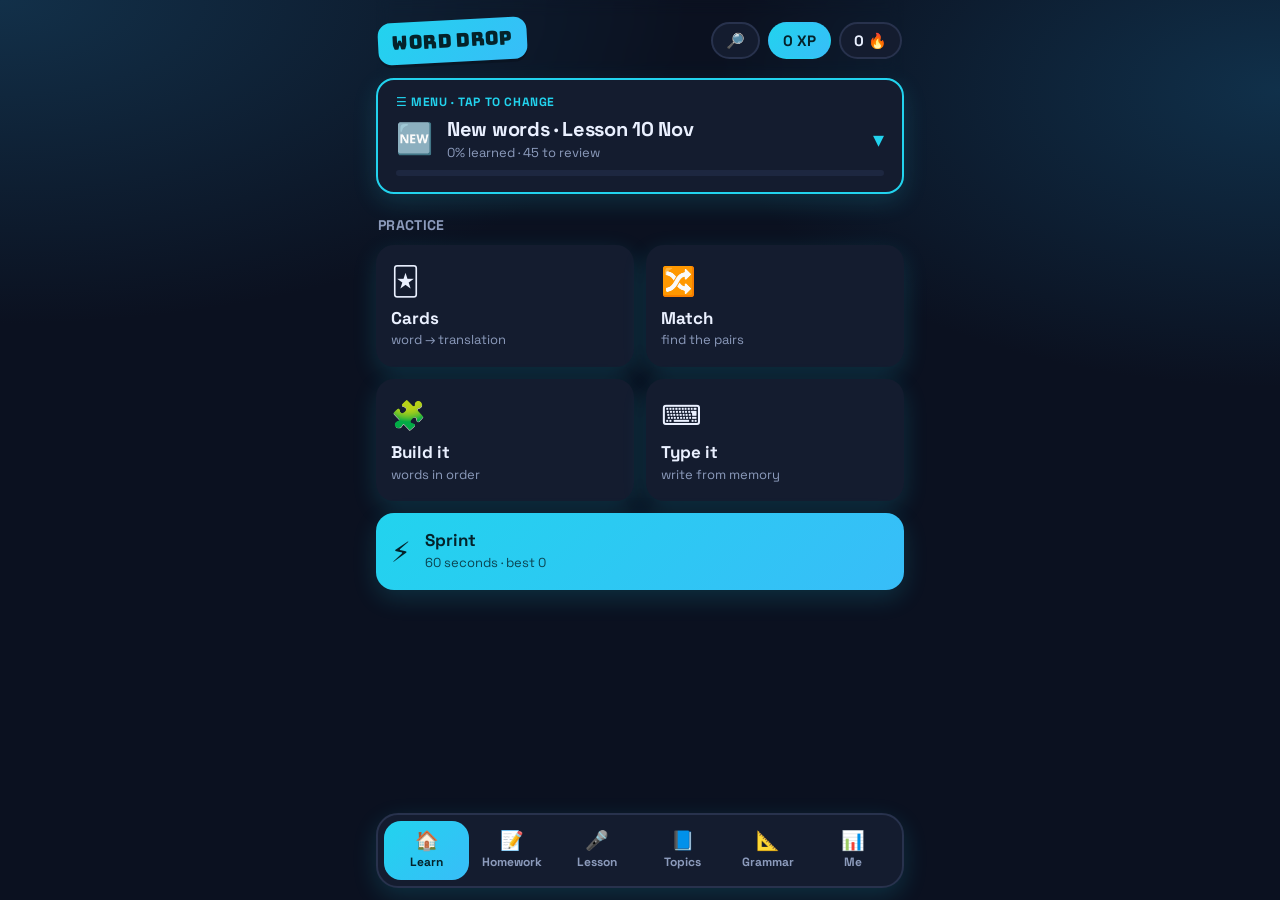
<file: index.html>
<!DOCTYPE html>
<!-- Тема: midnight. Другие палитры лежат сверху в css/style.css:
     mint · sky · peach · bubble · candy · sand · grape · forest · ink -->
<html lang="en" data-theme="midnight" data-sticker="wall">
<head>
<meta charset="utf-8">
<meta name="viewport" content="width=device-width, initial-scale=1, viewport-fit=cover, maximum-scale=1">
<meta name="theme-color" content="#0B1120">
<meta name="apple-mobile-web-app-capable" content="yes">
<meta name="apple-mobile-web-app-title" content="WORD DROP">
<title>WORD DROP</title>
<link rel="apple-touch-icon" href="icon.png">
<link rel="icon" href="icon.png">
<link rel="manifest" href="manifest.json">
<link rel="preconnect" href="https://fonts.googleapis.com">
<link rel="preconnect" href="https://fonts.gstatic.com" crossorigin>
<link href="https://fonts.googleapis.com/css2?family=Bungee&family=Fredoka:wght@400;500;600;700&family=Outfit:wght@400;500;600;700;800&family=Space+Grotesk:wght@400;500;600;700&display=swap" rel="stylesheet">
<link rel="stylesheet" href="style.css?v=124">
</head>
<body>

<div class="wrap">
  <header class="top">
    <div class="logo"><i>WORD DROP</i></div>
    <button class="pill" id="searchBtn">🔎</button>
    <button class="pill xp" id="xp">0 XP</button>
    <button class="pill" id="streak">0 🔥</button>
  </header>
  <main id="view"></main>
</div>

<nav class="tabs">
  <button class="tab on" data-t="learn"><span>🏠</span>Learn</button>
  <button class="tab" data-t="hw"><span>📝</span>Homework</button>
  <button class="tab" data-t="lesson"><span>🎤</span>Lesson</button>
  <button class="tab" data-t="topics"><span>📘</span>Topics</button>
  <button class="tab" data-t="gram"><span>📐</span>Grammar</button>
  <button class="tab" data-t="me"><span>📊</span>Me</button>
</nav>

<script src="data.js?v=124"></script>
<script src="lessons-data.js?v=124"></script>
<script src="homework-data.js?v=124"></script>
<script src="grammar-data.js?v=124"></script>
<script src="irregular-data.js?v=124"></script>
<script src="final-data.js?v=124"></script>
<script src="shadow-data.js?v=124"></script>
<script src="quick.js?v=124"></script>
<script src="core.js?v=124"></script>
<script src="stickers.js?v=124"></script>
<script src="home.js?v=124"></script>
<script src="irreg.js?v=124"></script>
<script src="grammar.js?v=124"></script>
<script src="lesson.js?v=124"></script>
<script src="lessons.js?v=124"></script>
<script src="homework.js?v=124"></script>
<script src="check.js?v=124"></script>
<script src="shadow.js?v=124"></script>
<script src="search.js?v=124"></script>
<script src="app.js?v=124"></script>
</body>
</html>
</file>
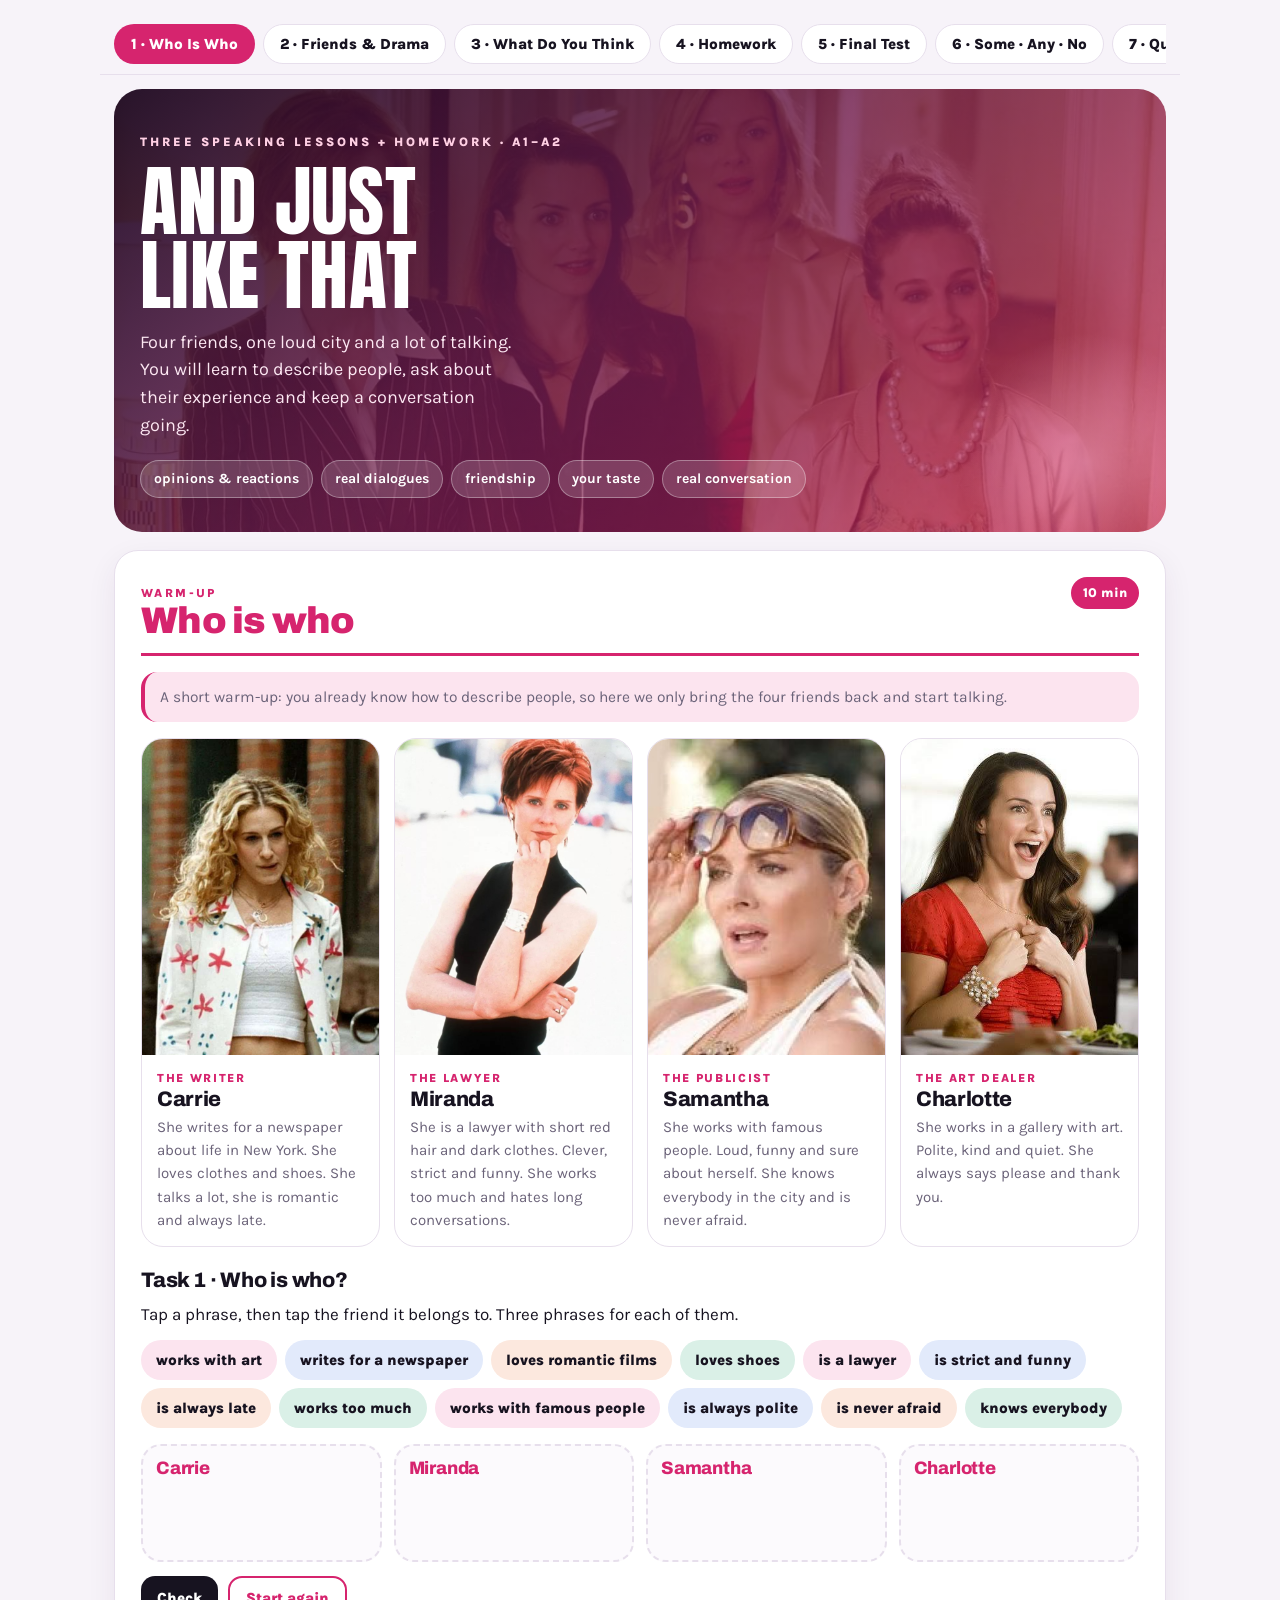
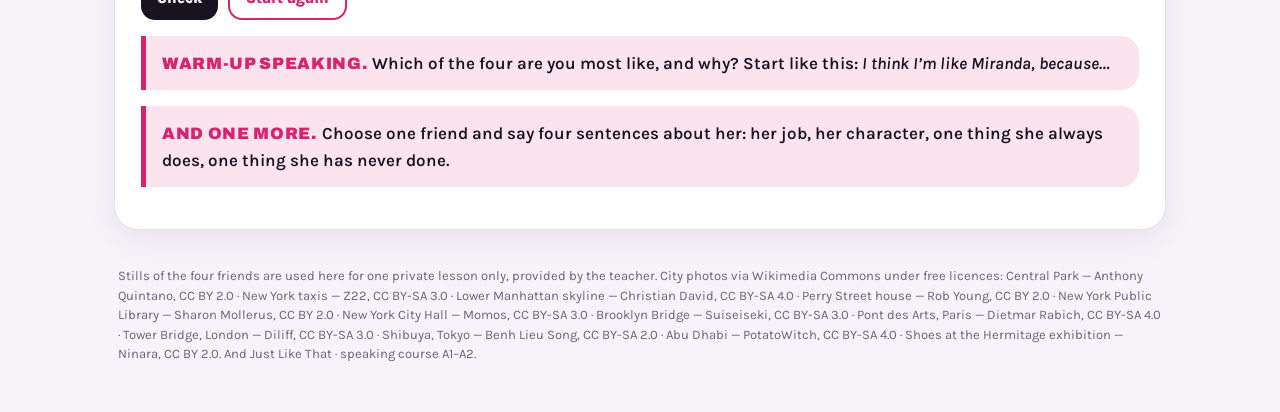
<file: lesson-city.html>
<!doctype html>
<html lang="en">
<head>
<meta charset="utf-8">
<meta name="viewport" content="width=device-width,initial-scale=1">
<title>And Just Like That — Speaking Course A1–A2</title>
<link rel="stylesheet" href="https://fonts.googleapis.com/css2?family=Anton&family=Archivo:wght@600;700;900&family=Karla:ital,wght@0,400;0,600;0,800;1,400&display=swap">
<style>
:root{
  --ink:#171320; --muted:#6B6379; --line:#E7DFEC; --white:#fff; --paper:#F7F3F9;
  --accent:#D6246E; --accent-soft:#FCE4EF;
  --grad:linear-gradient(140deg,#2A0F33 0%,#6B1B4E 45%,#D6246E 100%);
  --display:'Archivo','Helvetica Neue',system-ui,sans-serif;
  --hero:'Anton','Archivo',system-ui,sans-serif;
  --body:'Karla','Helvetica Neue',system-ui,sans-serif;
}
/* у каждой главы свой цвет — урок листается как журнал */
.t1{--accent:#D6246E;--accent-soft:#FCE4EF;--grad:linear-gradient(140deg,#2A0F33,#6B1B4E 45%,#D6246E)}
.t2{--accent:#2456C6;--accent-soft:#E2EAFB;--grad:linear-gradient(140deg,#0E1B3F,#23408F 45%,#2F7BE0)}
.t3{--accent:#DC5A26;--accent-soft:#FCE8DE;--grad:linear-gradient(140deg,#3A1408,#8C3413 45%,#E2742F)}
.t4{--accent:#7A34C8;--accent-soft:#EEE3FB;--grad:linear-gradient(140deg,#230C3D,#5A1F94 45%,#9A4FE0)}
.t5{--accent:#0F7355;--accent-soft:#DAF0E7;--grad:linear-gradient(140deg,#06251C,#0E5E46 45%,#1E9B72)}
.t6{--accent:#B3123C;--accent-soft:#FCE1E8;--grad:linear-gradient(140deg,#2E0310,#7C0A28 45%,#D1274F)}
.t8{--accent:#B7791F;--accent-soft:#FBF0D8;--grad:linear-gradient(140deg,#2E1A02,#7A4B08 45%,#D99A1E)}
.t7{--accent:#0E6E82;--accent-soft:#DDF1F6;--grad:linear-gradient(140deg,#03222A,#0A5263 45%,#1498B4)}

*{box-sizing:border-box}
body{margin:0;background:var(--paper);color:var(--ink);font-family:var(--body);font-size:17px;line-height:1.55}
img{max-width:100%;display:block}
h1,h2,h3,h4{margin:0;line-height:1.05}
h1{font-family:var(--hero);font-size:clamp(40px,9.5vw,78px);font-weight:400;
  text-transform:uppercase;letter-spacing:.005em;line-height:.95}
h2{font-family:var(--display);font-size:clamp(25px,5.2vw,37px);font-weight:900;
  letter-spacing:-.02em;color:var(--accent)}
h3{font-family:var(--display);font-size:21px;font-weight:800;letter-spacing:-.01em;margin:22px 0 10px}
h4{font-family:var(--display);font-size:18px;font-weight:800;letter-spacing:-.01em}
p{margin:0 0 12px}
.wrap{max-width:1080px;margin:0 auto;padding:14px}

.topnav{position:sticky;top:0;z-index:20;background:rgba(247,243,249,.94);backdrop-filter:blur(8px);
  border-bottom:1px solid var(--line);margin:0 -14px 14px;padding:10px 14px}
.navrow{max-width:1080px;margin:auto;display:flex;gap:8px;overflow:auto;scrollbar-width:none}
.navrow::-webkit-scrollbar{display:none}
.navbtn{white-space:nowrap;border:1px solid var(--line);background:var(--white);color:var(--ink);
  padding:10px 16px;border-radius:999px;font-weight:800;font-size:15px;cursor:pointer;
  font-family:var(--body);transition:transform .12s ease}
.navbtn:hover{transform:translateY(-1px)}
.navrow .navbtn:nth-child(1).active{background:#D6246E}
.navrow .navbtn:nth-child(2).active{background:#DC5A26}
.navrow .navbtn:nth-child(3).active{background:#7A34C8}
.navrow .navbtn:nth-child(4).active{background:#2456C6}
.navrow .navbtn:nth-child(5).active{background:#B3123C}
.navrow .navbtn:nth-child(6).active{background:#0E6E82}
.navrow .navbtn:nth-child(7).active{background:#B7791F}
.navrow .navbtn:nth-child(8).active{background:#0F7355}
.navbtn.active{color:#fff;border-color:transparent}

.hero{position:relative;border-radius:28px;overflow:hidden;padding:44px 26px 34px;color:#fff;
  background:linear-gradient(140deg, rgba(26,6,34,.94) 0%, rgba(107,27,78,.82) 45%, rgba(214,36,110,.62) 100%),
    url('city-four.jpg') center/cover no-repeat}
.hero .kicker{font-size:12.5px;letter-spacing:.24em;text-transform:uppercase;font-weight:800;color:#FFD0E4}
.hero h1{margin:12px 0 16px;color:#fff}
.hero p{max-width:34ch;color:#FCE7F2;font-size:18px}
.hero .chips{display:flex;flex-wrap:wrap;gap:8px;margin-top:20px}
.hero .chips span{background:rgba(255,255,255,.17);border:1px solid rgba(255,255,255,.34);
  border-radius:999px;padding:7px 13px;font-size:14px;font-weight:700}
.hero .glow{position:absolute;right:-60px;bottom:-70px;width:280px;height:280px;border-radius:50%;
  background:radial-gradient(circle,#FFB6D5 0%,transparent 65%);opacity:.5}

.poster{margin:18px auto;max-width:470px}
.poster img{width:100%;display:block;aspect-ratio:736/946;border-radius:20px;border:1px solid var(--line)}
.poster .pcap{margin-top:12px;font-family:var(--display);font-weight:700;font-size:16.5px;
  line-height:1.4;text-align:center}
.banner{position:relative;border-radius:22px;overflow:hidden;margin:18px 0}
.banner img{width:100%;aspect-ratio:16/8;object-fit:cover}
.banner .cap{position:absolute;left:0;right:0;bottom:0;padding:16px;color:#fff;
  background:linear-gradient(transparent,rgba(18,6,24,.9));font-family:var(--display);
  font-size:clamp(17px,3.4vw,24px);font-weight:800;letter-spacing:-.01em;line-height:1.2}

.section{background:var(--white);border:1px solid var(--line);border-radius:24px;
  padding:26px;margin:18px 0;box-shadow:0 10px 30px rgba(60,20,70,.07)}
.section-head{display:flex;align-items:baseline;justify-content:space-between;gap:12px;flex-wrap:wrap;
  margin-bottom:16px;padding-bottom:12px;border-bottom:3px solid var(--accent)}
.kicker{font-size:12px;letter-spacing:.2em;text-transform:uppercase;font-weight:800;color:var(--accent)}
.time{font-size:13px;font-weight:800;color:#fff;background:var(--accent);padding:6px 12px;border-radius:999px}
.teacher{color:var(--muted);font-size:15.5px;background:var(--accent-soft);border-radius:16px;
  padding:13px 15px;border-left:4px solid var(--accent)}

.cast{display:grid;grid-template-columns:repeat(auto-fit,minmax(210px,1fr));gap:14px;margin:16px 0}
.who{border-radius:22px;overflow:hidden;border:1px solid var(--line);background:var(--white);
  transition:transform .14s ease,box-shadow .14s ease}
.who:hover{transform:translateY(-3px);box-shadow:0 14px 30px rgba(60,20,70,.14)}
.who img{aspect-ratio:3/4;object-fit:cover;width:100%;object-position:50% 22%}
.who img.top{object-position:50% 8%}
.who .body{padding:14px 15px}
.who h4{font-size:21px;margin-bottom:2px;letter-spacing:-.015em}
.who .job{color:var(--accent);font-weight:800;font-size:12px;letter-spacing:.14em;text-transform:uppercase}
.who p{font-size:15px;margin:6px 0 0;color:var(--muted)}

.match{margin-top:8px}
.bank{display:flex;flex-wrap:wrap;gap:8px;margin:10px 0 16px;min-height:44px}
.chip{background:var(--accent-soft);border:1px solid transparent;border-radius:999px;padding:10px 14px;
  font-weight:800;font-size:15px;cursor:pointer;font-family:var(--body);color:var(--ink);
  transition:transform .1s ease}
.chip:hover{transform:translateY(-1px)}
.bank .chip:nth-child(4n+2){background:#E2EAFB}
.bank .chip:nth-child(4n+3){background:#FCE8DE}
.bank .chip:nth-child(4n+4){background:#DAF0E7}
.chip.sel{background:var(--accent);color:#fff}
.chip.ok{background:#DAF0E7;color:#0F7355}
.chip.no{background:#FBE0E4;color:#C2323F}
.slots{display:grid;grid-template-columns:repeat(auto-fit,minmax(215px,1fr));gap:12px}
.slot{border:2px dashed var(--line);border-radius:20px;padding:13px;min-height:118px;cursor:pointer;
  background:#FCFAFD}
.slot.armed{border-color:var(--accent);background:var(--accent-soft)}
.slot h4{font-size:18px;margin-bottom:8px;color:var(--accent)}
.slot .in{display:flex;flex-wrap:wrap;gap:7px}
.row-btn{display:flex;gap:10px;margin-top:14px;flex-wrap:wrap}
.score{font-weight:800;color:var(--accent);align-self:center}

.grid{display:grid;gap:14px}
.two{grid-template-columns:repeat(auto-fit,minmax(255px,1fr))}
.card{border:1px solid var(--line);border-radius:20px;padding:16px;background:var(--white)}
.card h4{font-size:18px;margin-bottom:3px;color:var(--accent)}
.card .ru{color:var(--muted);font-size:15px}
.phrase{background:var(--accent-soft);border-radius:14px;padding:11px 13px;margin-top:9px;font-weight:700}
.speak{border:0;background:var(--accent);color:#fff;border-radius:999px;padding:7px 11px;
  font-weight:800;cursor:pointer;font-family:var(--body);font-size:14px}
.speak:hover{filter:brightness(1.1)}
.wordbank{display:flex;flex-wrap:wrap;gap:8px;margin:14px 0}
.wordbank span{border-radius:999px;padding:9px 13px;font-weight:800;font-size:15px;background:var(--accent-soft)}
.wordbank span:nth-child(4n+2){background:#E2EAFB}
.wordbank span:nth-child(4n+3){background:#FCE8DE}
.wordbank span:nth-child(4n+4){background:#FBF0D8}

.gram{border-radius:24px;padding:24px;background:var(--grad);color:#fff;margin:18px 0}
.gram h3{color:#fff;margin:0 0 10px;font-size:22px;letter-spacing:-.01em}
.gram table{width:100%;border-collapse:collapse;margin-top:10px;font-size:15.5px}
.gram td{padding:9px 10px 9px 0;border-bottom:1px solid rgba(255,255,255,.2);vertical-align:top}
.gram td:first-child{font-weight:800;color:#FFD9EA;white-space:nowrap}
.gram .ex{font-family:var(--display);font-weight:700;font-size:17.5px;margin-top:14px;color:#fff;opacity:.95}

.task{border-left:5px solid var(--accent);background:var(--accent-soft);border-radius:0 18px 18px 0;
  padding:14px 16px;margin:16px 0;font-weight:600}
.task b{color:var(--accent);font-family:var(--display);font-weight:900;font-size:16.5px;
  text-transform:uppercase;letter-spacing:.04em}
.qrow{padding:12px 0;border-top:1px dashed var(--line);display:flex;gap:10px;align-items:flex-start}
.qrow:first-child{border-top:0}
.qn{font-family:var(--display);font-weight:900;color:var(--accent);min-width:22px;font-size:17px}
.btn{border:0;background:var(--ink);color:#fff;border-radius:14px;padding:11px 16px;font-weight:800;
  cursor:pointer;font-family:var(--body);font-size:15px}
.btn:hover{filter:brightness(1.15)}
.btn.ghost{background:var(--white);color:var(--accent);border:2px solid var(--accent)}
.reveal{display:none;margin-top:10px;padding:12px 14px;border-radius:14px;background:#E9F5EF;
  border:1px solid #C6E3D6;color:#0F4733;font-weight:700}
.reveal.on{display:block}
.pair{display:grid;gap:10px;margin-top:10px}
.line{background:var(--accent-soft);border-radius:16px;padding:12px 14px}
.line b{color:var(--accent);font-family:var(--display);font-weight:800}
.check{display:flex;gap:10px;align-items:flex-start;padding:10px 0;border-top:1px dashed var(--line)}
.check:first-of-type{border-top:0}
.check input{width:20px;height:20px;margin-top:2px;accent-color:var(--accent);flex:0 0 auto}
.progress-wrap{height:10px;border-radius:999px;background:#EDE6F2;overflow:hidden;margin:12px 0}
.progress{height:100%;width:0;background:var(--grad);transition:width .2s}
.roles{display:grid;grid-template-columns:repeat(auto-fit,minmax(235px,1fr));gap:14px;margin-top:12px}
.role{border-radius:22px;padding:18px;color:#fff;background:var(--grad)}
.role.b{background:linear-gradient(140deg,#0E1B3F,#23408F 45%,#2F7BE0)}
.role h4{color:#fff;font-size:19px;margin-bottom:6px;letter-spacing:-.01em}
.role p{font-size:15px;margin:0;color:rgba(255,255,255,.92)}
/* перетаскивание: порядок истории */
.sortbox{display:flex;flex-direction:column;gap:9px;margin-top:8px}
.sort-item{display:flex;align-items:center;gap:11px;background:var(--white);border:2px solid var(--line);
  border-radius:16px;padding:13px;font-weight:600;touch-action:pan-y;user-select:none}
.sort-item .grip{color:var(--accent);font-size:22px;line-height:1;flex:0 0 auto;cursor:grab;
  touch-action:none;display:flex;align-items:center;justify-content:center;
  min-width:44px;min-height:44px;margin:-9px -6px -9px -9px;border-radius:12px}
.sort-item.dragging{cursor:grabbing;border-color:var(--accent);background:var(--accent-soft);
  box-shadow:0 12px 26px rgba(40,10,50,.2)}
.sort-item.ok{border-color:#2C7A5B}
.sort-item.no{border-color:#C2323F}

/* перетаскивание: слова в пропуски */
.dbank{display:flex;flex-wrap:wrap;gap:8px;margin:12px 0 14px;min-height:46px}
.dchip{background:var(--accent-soft);border:2px solid transparent;border-radius:999px;padding:12px 15px;
  font-weight:800;font-size:15px;cursor:grab;touch-action:pan-y;user-select:none;font-family:var(--body)}
.dchip.sel{background:var(--accent);color:#fff}
.dchip.used{opacity:.22;pointer-events:none}
.dchip.fly{position:fixed;z-index:99;pointer-events:none;background:var(--accent);color:#fff;
  box-shadow:0 14px 28px rgba(30,10,40,.32);transform:translate(-50%,-50%)}
.band{border-radius:16px;padding:13px 16px;margin:20px 0;font-family:var(--display);
  font-weight:800;font-size:16px;line-height:1.4}
.band.hw{background:#FFF3D6;border:1px solid #EFD28F;color:#6B4A05}
/* поля, в которые ученик печатает ответ сам */
.tline{background:var(--white);border:1px solid var(--line);border-radius:16px;padding:13px;
  font-weight:600;line-height:2.2;margin-bottom:10px}
.tline .n{font-family:var(--display);font-weight:900;color:var(--accent);margin-right:8px}
.tline .was{font-weight:800;color:#C2323F;text-decoration:underline wavy #C2323F 2px;
  text-underline-offset:4px}
.ti{font:inherit;font-weight:800;font-size:16px;color:var(--accent);background:#fff;
  border:0;border-bottom:3px solid var(--accent);border-radius:8px 8px 0 0;padding:4px 8px;
  width:9.5em;max-width:100%}
.ti:focus{outline:3px solid var(--accent);outline-offset:3px}
.ti.ok{border-color:#2C7A5B;color:#2C7A5B}
.ti.no{border-color:#C2323F;color:#C2323F}
.ts{font:inherit;font-weight:800;font-size:16px;color:var(--accent);background:#fff;
  border:2px solid var(--accent);border-radius:12px;padding:8px 10px;max-width:100%}
.ts.ok{border-color:#2C7A5B;color:#2C7A5B}
.ts.no{border-color:#C2323F;color:#C2323F}
/* объяснение показывается только если ответ неверный */
.why{display:none;margin-top:8px;padding:10px 12px;border-radius:12px;background:#FDE8EC;
  color:#8C1F2B;font-weight:700;font-size:15px;line-height:1.45}
.why.on{display:block}
.dlines{display:flex;flex-direction:column;gap:10px}
.dline{background:var(--white);border:1px solid var(--line);border-radius:16px;padding:13px;font-weight:600}
.gap{display:inline-block;min-width:112px;min-height:32px;line-height:30px;vertical-align:middle;
  border-bottom:3px solid var(--accent);text-align:center;font-weight:800;color:var(--accent);
  padding:0 8px;cursor:pointer;border-radius:8px 8px 0 0}
.gap.over{background:var(--accent-soft);outline:3px solid var(--accent);outline-offset:4px}
.gap.ok{border-color:#2C7A5B;color:#2C7A5B}
.gap.no{border-color:#C2323F;color:#C2323F}
.ticks{display:flex;flex-wrap:wrap;gap:8px;align-items:center;margin-top:14px}
.tlab{font-family:var(--display);font-weight:800;font-size:15px;color:var(--muted);margin-right:4px}
.tick{width:42px;height:42px;border-radius:13px;border:2px solid var(--line);background:#fff;
  font-family:var(--display);font-weight:900;font-size:16px;color:var(--muted);cursor:pointer}
.tick.on{background:#2C7A5B;border-color:#2C7A5B;color:#fff}
.tscore{font-weight:800;color:var(--accent);margin-left:8px;font-size:17px}
.fpic{display:block;width:100%;aspect-ratio:16/9;object-fit:cover}
.sline{background:var(--white);border:1px solid var(--line);border-radius:18px;
  padding:14px;margin-bottom:12px}
.sline.done{border-color:#2C7A5B}
.stext{font-weight:600;line-height:1.6;font-size:16.5px}
.stext .sgap{display:inline-block;min-width:92px;border-bottom:3px solid var(--accent);
  text-align:center;font-weight:900;color:var(--accent);padding:0 6px}
.sopts{display:flex;flex-wrap:wrap;gap:8px;margin-top:12px}
.opt{background:var(--accent-soft);border:2px solid transparent;border-radius:999px;
  padding:11px 15px;font-weight:800;font-size:15px;font-family:var(--body);cursor:pointer}
.opt.ok{background:#2C7A5B;color:#fff}
.opt.no{background:#FDE8EC;border-color:#C2323F;color:#8C1F2B}
.opt.off{opacity:.35;pointer-events:none}
.fwords{display:flex;flex-wrap:wrap;gap:6px;margin-top:12px}
.fwords span{border-radius:999px;padding:6px 10px;font-weight:800;font-size:13.5px;
  background:var(--accent-soft)}
.fwords span:nth-child(3n+2){background:#E2EAFB}
.fwords span:nth-child(3n+3){background:#FBF0D8}
.fcards{display:grid;gap:14px;margin:14px 0}
@media(min-width:720px){.fcards{grid-template-columns:1fr 1fr}}
.fcard{border:1px solid var(--line);border-radius:22px;overflow:hidden;background:var(--white);
  box-shadow:0 10px 26px rgba(30,10,40,.07)}
.fscene{background:var(--accent-soft);padding:22px 16px;text-align:center;font-size:34px;letter-spacing:5px}
.fbody{padding:14px 16px}
.flabel{display:inline-block;background:var(--accent);color:#fff;border-radius:999px;
  padding:7px 13px;font-family:var(--display);font-weight:900;font-size:15px;margin-bottom:9px}
.fsit{font-weight:600;line-height:1.5}
.fcard .ru{color:var(--muted);font-size:14px;font-weight:700;margin-top:12px}
.credits{color:var(--muted);font-size:13px;line-height:1.5;padding:18px 4px 34px}
.lesson{display:none}
.lesson.active{display:block}
/* квиз по сериалу: тык — и сразу видно, верно или нет */
.qzbar{display:flex;justify-content:space-between;align-items:center;
  gap:10px;background:var(--accent);color:#fff;border-radius:999px;padding:9px 9px 9px 18px;
  font-weight:800;margin:16px 0;box-shadow:0 8px 20px rgba(60,30,0,.18)}
.qzbar .btn{background:#fff;color:var(--accent);padding:7px 13px;border-radius:999px;font-size:14px}
.qzgrid{display:grid;gap:12px}
@media(min-width:720px){.qzgrid{grid-template-columns:1fr 1fr}}
.qz{border:1px solid var(--line);border-radius:20px;overflow:hidden;background:var(--white);
  box-shadow:0 8px 22px rgba(30,10,40,.06)}
.qz.done{border-color:var(--accent)}
.qz .fpic{aspect-ratio:16/8}
.qz .fpic.face{aspect-ratio:4/3;object-position:50% 18%}
.qzb{padding:13px 15px 15px}
.qzhead{display:flex;gap:10px;align-items:center;margin-bottom:6px}
.qzn{font-family:var(--hero);font-size:30px;color:var(--accent);line-height:1}
.qzhint{font-size:13px;font-weight:800;background:var(--accent-soft);border-radius:999px;padding:5px 10px}
.qzq{font-weight:700;font-size:17.5px;line-height:1.4}
.qztell{margin-top:11px;font-weight:700;font-size:15px;color:var(--muted)}
.qzround{font-family:var(--hero);font-weight:400;text-transform:uppercase;font-size:26px;
  letter-spacing:.01em;color:var(--accent);margin:26px 0 10px}
@media(prefers-reduced-motion:reduce){.who,.chip,.navbtn{transition:none}}
@media(max-width:800px){
  .wrap{padding:10px}
  .gram td:first-child{white-space:normal}
  .ti{width:100%;max-width:18em}
  .tline{line-height:1.95}
  .topnav{margin:0 -10px 12px;padding:9px 10px}
  .hero{padding:32px 20px 26px;border-radius:22px}
  .section{padding:18px;border-radius:20px}
  .gram{padding:18px;border-radius:20px}
  .banner img{aspect-ratio:16/10}
}
</style>
</head>
<body>
<div class="wrap">

  <div class="topnav">
    <div class="navrow">
      <button class="navbtn active" onclick="showLesson(1,this)">1 · Who Is Who</button>
      <button class="navbtn" onclick="showLesson(3,this)">2 · Friends &amp; Drama</button>
      <button class="navbtn" onclick="showLesson(4,this)">3 · What Do You Think</button>
      <button class="navbtn" onclick="showLesson(6,this)">4 · Homework</button>
      <button class="navbtn" onclick="showLesson(7,this)">5 · Final Test</button>
      <button class="navbtn" onclick="showLesson(8,this)">6 · Some · Any · No</button>
      <button class="navbtn" onclick="showLesson(9,this)">7 · Quiz</button>
      <button class="navbtn" onclick="showLesson(5,this)">Phrasebook</button>
    </div>
  </div>

  <!-- ================= LESSON 1 ================= -->
  <main id="lesson1" class="lesson t1 active">

    <div class="hero">
      <div class="glow"></div>
      <div class="kicker">Three speaking lessons + homework · A1–A2</div>
      <h1>And Just<br>Like That</h1>
      <p>Four friends, one loud city and a lot of talking. You will learn to describe people,
        ask about their experience and keep a conversation going.</p>
      <div class="chips">
        <span>opinions &amp; reactions</span><span>real dialogues</span>
        <span>friendship</span><span>your taste</span><span>real conversation</span>
      </div>
    </div>

    <div class="section">
      <div class="section-head">
        <div><div class="kicker">Warm-up</div><h2>Who is who</h2></div>
        <span class="time">10 min</span>
      </div>
      <p class="teacher">A short warm-up: you already know how to describe people, so here we only bring the four friends back and start talking.</p>

      <div class="cast">
        <div class="who">
          <img src="city-carrie.jpg" alt="Carrie" class="top">
          <div class="body"><div class="job">the writer</div><h4>Carrie</h4>
            <p>She writes for a newspaper about life in New York. She loves clothes and shoes.
              She talks a lot, she is romantic and always late.</p></div>
        </div>
        <div class="who">
          <img src="city-miranda.jpg" alt="Miranda">
          <div class="body"><div class="job">the lawyer</div><h4>Miranda</h4>
            <p>She is a lawyer with short red hair and dark clothes. Clever, strict and funny.
              She works too much and hates long conversations.</p></div>
        </div>
        <div class="who">
          <img src="city-samantha-2.jpg" alt="Samantha" class="top">
          <div class="body"><div class="job">the publicist</div><h4>Samantha</h4>
            <p>She works with famous people. Loud, funny and sure about herself.
              She knows everybody in the city and is never afraid.</p></div>
        </div>
        <div class="who">
          <img src="city-charlotte.jpg" alt="Charlotte">
          <div class="body"><div class="job">the art dealer</div><h4>Charlotte</h4>
            <p>She works in a gallery with art. Polite, kind and quiet.
              She always says please and thank you.</p></div>
        </div>
      </div>

      <h3>Task 1 · Who is who?</h3>
      <p>Tap a phrase, then tap the friend it belongs to. Three phrases for each of them.</p>
      <div class="match">
        <div class="bank" id="bank"></div>
        <div class="slots">
          <div class="slot" data-who="carrie"><h4>Carrie</h4><div class="in"></div></div>
          <div class="slot" data-who="miranda"><h4>Miranda</h4><div class="in"></div></div>
          <div class="slot" data-who="samantha"><h4>Samantha</h4><div class="in"></div></div>
          <div class="slot" data-who="charlotte"><h4>Charlotte</h4><div class="in"></div></div>
        </div>
        <div class="row-btn">
          <button class="btn" onclick="checkMatch()">Check</button>
          <button class="btn ghost" onclick="resetMatch()">Start again</button>
          <span class="score" id="mScore"></span>
        </div>
      </div>

      <div class="task"><b>Warm-up speaking.</b> Which of the four are you most like, and why?
        Start like this: <i>I think I’m like Miranda, because…</i></div>

      <div class="task"><b>And one more.</b> Choose one friend and say four sentences about her:
        her job, her character, one thing she always does, one thing she has never done.</div>
    </div>
  </main>

  <!-- ================= LESSON 2 ================= -->

  <!-- ================= LESSON 3 ================= -->
  <main id="lesson3" class="lesson t3">
    <div class="section">
      <div class="section-head">
        <div><div class="kicker">Lesson 2</div><h2>Friends and drama</h2></div>
        <span class="time">60 min</span>
      </div>
      <p class="teacher">Four friends argue, stop talking and make up again in every season.
        These are the words for exactly that — and they work for real life too.</p>

      <div class="banner"><img src="city-park.jpg" alt="Central Park, New York">
        <div class="cap">A park bench, two friends and one long apology</div></div>

      <div class="grid two">
        <div class="card"><h4>When it goes wrong</h4>
          <div class="phrase">They had a big argument.
            <button class="speak" onclick="say('They had a big argument.')">🔊</button></div>
          <div class="phrase">She didn’t text me back.
            <button class="speak" onclick="say('She did not text me back.')">🔊</button></div>
          <div class="phrase">He forgot about me.
            <button class="speak" onclick="say('He forgot about me.')">🔊</button></div>
        </div>
        <div class="card"><h4>When it gets better</h4>
          <div class="phrase">I said sorry first.
            <button class="speak" onclick="say('I said sorry first.')">🔊</button></div>
          <div class="phrase">We were friends again the same day.
            <button class="speak" onclick="say('We were friends again the same day.')">🔊</button></div>
          <div class="phrase">She always helps me.
            <button class="speak" onclick="say('She always helps me.')">🔊</button></div>
        </div>
      </div>

      <div class="wordbank">
        <span>a best friend</span><span>to be good friends</span><span>to be upset</span>
        <span>to be angry</span><span>to say sorry</span><span>to be friends again</span>
        <span>to keep a secret</span><span>to tell the truth</span>
      </div>

      <div class="task"><b>Task 1.</b> Drag the lines by the ⠿ handle into the right order,
        then tell the story out loud in five sentences.</div>
      <div class="sortbox" id="story3"></div>
      <div class="row-btn">
        <button class="btn" onclick="checkOrder('story3')">Check</button>
        <button class="btn ghost" onclick="buildOrder('story3')">Shuffle again</button>
        <span class="score" id="story3s"></span>
      </div>

      <div class="gram">
        <h3>Six ways to give advice</h3>
        <table>
          <tr><td>You should</td><td>the normal one, friend to friend<br>
            <b>You should talk to her today.</b> · <b>You shouldn’t wait.</b></td></tr>
          <tr><td>Why don’t you…?</td><td>softer — an idea, not an order<br>
            <b>Why don’t you text him first?</b></td></tr>
          <tr><td>I’d just…</td><td>what I would do in your place<br>
            <b>I’d just send one message.</b></td></tr>
          <tr><td>I’d recommend…</td><td>polite and a bit more serious · + verb -ing<br>
            <b>I’d recommend talking to her face to face.</b></td></tr>
          <tr><td>Have you tried…?</td><td>when the person already did something · + verb -ing<br>
            <b>Have you tried calling her?</b></td></tr>
          <tr><td>If I were you…</td><td>the strongest one — keep it for the end<br>
            <b>If I were you, I would say sorry first.</b></td></tr>
        </table>
        <div class="ex">— He never texts first. — Why don’t you text him today? If I were you, I would stop counting.</div>
      </div>

      <div class="gram">
        <h3>advice · a recommendation · a tip</h3>
        <table>
          <tr><td>advice</td><td>what to <b>do</b> about a problem. One form for everything —
            never “advices”, never “an advice”.<br>
            <b>Can you give me some advice?</b> · <b>One piece of advice: talk to her.</b></td></tr>
          <tr><td>a recommendation</td><td>what to <b>choose</b>: a film, a café, a book. You can count them.<br>
            <b>Any recommendations for a series?</b> · <b>I have two recommendations.</b></td></tr>
          <tr><td>a tip</td><td>one small trick that works. You can count them too.<br>
            <b>Here is a tip: text her in the morning.</b></td></tr>
        </table>
        <div class="ex">Problems take advice. Choices take recommendations. Tips are short and practical.</div>
      </div>

      <h3>And what do you say back?</h3>
      <div class="grid two">
        <div class="card"><h4>You like the advice</h4>
          <div class="phrase">That’s a good idea.
            <button class="speak" onclick="say('That is a good idea.')">🔊</button></div>
          <div class="phrase">I’ll try that, thanks.
            <button class="speak" onclick="say('I will try that, thanks.')">🔊</button></div>
        </div>
        <div class="card"><h4>You don’t</h4>
          <div class="phrase">I don’t think that will work.
            <button class="speak" onclick="say('I do not think that will work.')">🔊</button></div>
          <div class="phrase">Maybe later. I’m not ready.
            <button class="speak" onclick="say('Maybe later. I am not ready.')">🔊</button></div>
        </div>
      </div>

      <div class="task"><b>Homework · Give advice in ten seconds.</b>
        Six situations below. Your friend (Role A) says the problem — you are Role B, you answer.
        For <b>each</b> situation do three things:<br>
        <b>1.</b> read Role A out loud, like a real person, not like a text;<br>
        <b>2.</b> give <b>two</b> pieces of advice, each in a <b>different</b> form from the table above;<br>
        <b>3.</b> finish with one sentence: which advice you would take yourself, and why.<br>
        Ten seconds of thinking, then speak. Record all six on your phone and send them to me.</div>

      <div class="roles">
        <div class="role"><h4>1 · No answer</h4>
          <p><b>Role A:</b> “My best friend didn’t text me back for three days. I know she read my messages.”</p></div>
        <div class="role b"><h4>2 · The birthday</h4>
          <p><b>Role A:</b> “I forgot my best friend’s birthday. He saw the other messages and he is really upset.”</p></div>
        <div class="role"><h4>3 · Always late</h4>
          <p><b>Role A:</b> “My friend is always late. Yesterday I waited forty minutes in the rain.”</p></div>
        <div class="role b"><h4>4 · The secret</h4>
          <p><b>Role A:</b> “I told my friend one secret. Now the whole class knows it.”</p></div>
        <div class="role"><h4>5 · No time</h4>
          <p><b>Role A:</b> “I have a test on Monday and I have little time. I can’t start.”</p></div>
        <div class="role b"><h4>6 · Careful!</h4>
          <p><b>Role A:</b> “I want to watch something this weekend. Any ideas?”<br>
            This one is not a problem — it is a choice. Give a <b>recommendation</b>, not advice.</p></div>
      </div>

      <div class="task"><b>Check yourself.</b> Did you use <b>Why don’t you…?</b> at least once?
        And <b>I’d recommend…</b>? And <b>If I were you…</b> in the hardest situation?
        If every answer started with “You should”, do it again.</div>
    </div>
  </main>

  <!-- ================= LESSON 4 ================= -->
  <main id="lesson4" class="lesson t4">
    <div class="section">
      <div class="section-head">
        <div><div class="kicker">Lesson 3</div><h2>What people do</h2></div>
        <span class="time">65 min</span>
      </div>
      <p class="teacher">Today we go one step deeper than “nice” and “funny”: what people <b>do</b>,
        how it makes you feel, and why one bad action does not make a bad person.
        Every rule has one short task right after it.</p>

      <div class="banner"><img src="city-skyline.jpg" alt="New York skyline">
        <div class="cap">Eight million people, and every one of them did something today</div></div>

      <div class="poster"><img src="city-bingo.jpg" alt="Verb patterns bingo card">
        <div class="pcap">Start here. Choose any square and finish the sentence out loud —
          a full sentence, not two words. Five squares in a row and you shout <b>bingo</b>.</div></div>

      <h3>Warm-up · 5 min</h3>
      <div class="card">
        <div class="ru">No new words yet — answer with what you have. Think first, then speak;
          full sentences, not one word. We come back to these questions after the word list.</div>
        <div class="qrow"><span class="qn">1</span><span>Is a small lie always a bad thing? Think of one real example.</span></div>
        <div class="qrow"><span class="qn">2</span><span>What is harder: to say sorry, or to listen when somebody says sorry to you?</span></div>
        <div class="qrow"><span class="qn">3</span><span>Can a good friend break a promise and still be a good friend?</span></div>
        <div class="qrow"><span class="qn">4</span><span>Why do people talk behind your back? Are they angry, or just afraid?</span></div>
        <div class="qrow"><span class="qn">5</span><span>Somebody helps you every day and never says a word about it. Do you notice?</span></div>
        <div class="qrow"><span class="qn">6</span><span>In the show, and in real life — do people change, or do they stay the same?</span></div>
      </div>

      <div class="band hw">📌 <b>Homework: Task 1 only</b> — put the phrases back into the sentences.
        Everything else in this chapter we do together in the lesson.
        The real homework is in the <b>Homework</b> tab at the top.</div>

      <h3>Words of this chapter · 3 min</h3>
      <div class="wordbank">
        <span>to lie</span><span>to tell the truth</span><span>to ignore somebody</span><span>to interrupt</span>
        <span>to talk behind your back</span><span>to support somebody</span><span>to listen</span><span>to apologise</span>
        <span>to promise</span><span>to keep a promise</span><span>to break a promise</span><span>to help out</span>
        <span>on purpose</span><span>by mistake</span>
      </div>
      <h3>Task 1 · Put the words back · 6 min</h3>
      <div class="task"><b>Put the words back.</b> Every sentence lost one phrase.
        No translations — the sentence itself tells you which one fits, and the phrases are
        already in the form the sentence needs.<br>
        Tap a phrase, then tap the empty box. Tap a full box again to take the phrase back.
        Then press <b>Check</b> and read every sentence out loud.</div>
      <div class="dbank" id="wbank"></div>
      <div class="dlines" id="wlines"></div>
      <div class="row-btn">
        <button class="btn" onclick="checkWords()">Check</button>
        <button class="btn ghost" onclick="buildWords()">Start again</button>
        <span class="score" id="wscore"></span>
      </div>

      <div class="task"><b>Extra · Write it yourself.</b> Putting a phrase back is easy — writing is
        what makes the word stay. Type the English word. <i>to</i> at the start is up to you.</div>
      <div class="tbox" id="t2">
        <div class="tline"><span class="n">1</span>врать<br>
          <input class="ti" data-a="to lie|lie" autocapitalize="off" autocomplete="off" spellcheck="false"></div>
        <div class="tline"><span class="n">2</span>перебивать<br>
          <input class="ti" data-a="to interrupt|interrupt" autocapitalize="off" autocomplete="off" spellcheck="false"></div>
        <div class="tline"><span class="n">3</span>извиняться<br>
          <input class="ti" data-a="to apologise|apologise|to apologize|apologize" autocapitalize="off" autocomplete="off" spellcheck="false"></div>
        <div class="tline"><span class="n">4</span>обещать<br>
          <input class="ti" data-a="to promise|promise" autocapitalize="off" autocomplete="off" spellcheck="false"></div>
        <div class="tline"><span class="n">5</span>нарушить обещание<br>
          <input class="ti" data-a="to break a promise|break a promise" autocapitalize="off" autocomplete="off" spellcheck="false"></div>
        <div class="tline"><span class="n">6</span>обсуждать за спиной<br>
          <input class="ti" data-a="to talk behind your back|talk behind your back" autocapitalize="off" autocomplete="off" spellcheck="false"></div>
        <div class="tline"><span class="n">7</span>специально, нарочно<br>
          <input class="ti" data-a="on purpose" autocapitalize="off" autocomplete="off" spellcheck="false"></div>
        <div class="tline"><span class="n">8</span>случайно, по ошибке<br>
          <input class="ti" data-a="by mistake" autocapitalize="off" autocomplete="off" spellcheck="false"></div>
        <div class="row-btn">
          <button class="btn" onclick="checkType('t2')">Check answers</button>
          <button class="btn ghost" onclick="clearType('t2')">Clear</button>
          <span class="score"></span>
        </div>
      </div>

      <div class="task"><b>Say it now.</b> Go back to the warm-up questions and answer two of them
        again — this time with <b>three verbs from the line above</b>. One answer about the show,
        one about your own life.</div>

      <h3>The rule · -ing or -ed · 5 min</h3>
      <div class="grid two">
        <div class="card"><h4>👉 the thing → -ing</h4>
          <div class="ru">Point at it: the film, the song, the lesson. The thing <b>makes</b> the feeling.</div>
          <div class="phrase">The film is boring.
            <button class="speak" onclick="say('The film is boring.')">🔊</button></div>
          <div class="phrase">This song is amazing.
            <button class="speak" onclick="say('This song is amazing.')">🔊</button></div>
        </div>
        <div class="card"><h4>👈 me → -ed</h4>
          <div class="ru">Point at yourself. You <b>get</b> the feeling. People only — chairs are never tired.</div>
          <div class="phrase">I am bored.
            <button class="speak" onclick="say('I am bored.')">🔊</button></div>
          <div class="phrase">I am excited.
            <button class="speak" onclick="say('I am excited.')">🔊</button></div>
        </div>
      </div>
      <div class="gram">
        <h3>Ten pairs you need</h3>
        <table>
          <tr><td>bore</td><td>The lesson is <b>boring</b>. → I am <b>bored</b>.</td></tr>
          <tr><td>interest</td><td>The book is <b>interesting</b>. → I am <b>interested</b>.</td></tr>
          <tr><td>excite</td><td>The concert is <b>exciting</b>. → I am <b>excited</b>.</td></tr>
          <tr><td>surprise</td><td>The ending is <b>surprising</b>. → I am <b>surprised</b>.</td></tr>
          <tr><td>tire</td><td>The trip was <b>tiring</b>. → I was <b>tired</b>.</td></tr>
          <tr><td>relax</td><td>This music is <b>relaxing</b>. → I am <b>relaxed</b>.</td></tr>
          <tr><td>annoy</td><td>His question was <b>annoying</b>. → I was <b>annoyed</b>.</td></tr>
          <tr><td>confuse</td><td>The story is <b>confusing</b>. → I am <b>confused</b>.</td></tr>
          <tr><td>shock</td><td>The news was <b>shocking</b>. → I was <b>shocked</b>.</td></tr>
          <tr><td>disappoint</td><td>The party was <b>disappointing</b>. → I was <b>disappointed</b>.</td></tr>
        </table>
        <div class="ex">Same verb, two endings. <b>-ing</b> is the thing, <b>-ed</b> is the person.</div>
      </div>

      <h3>Task 2 · Two halves, one sentence · 6 min</h3>
      <div class="task"><b>Two halves, one sentence.</b> Every line has one verb.
        The <b>thing</b> takes <b>-ing</b>, the <b>person</b> takes <b>-ed</b>.
        Type both forms, then press <b>Check answers</b>. Say the whole sentence out loud after that.</div>
      <div class="tbox" id="t3">
        <div class="tline"><span class="n">1</span>excite<br>
          The trip to New York was <input class="ti" data-a="exciting" autocapitalize="off" autocomplete="off" spellcheck="false">,
          so I was <input class="ti" data-a="excited" autocapitalize="off" autocomplete="off" spellcheck="false">.</div>
        <div class="tline"><span class="n">2</span>surprise<br>
          Her answer was <input class="ti" data-a="surprising" autocapitalize="off" autocomplete="off" spellcheck="false">,
          so I was <input class="ti" data-a="surprised" autocapitalize="off" autocomplete="off" spellcheck="false">.</div>
        <div class="tline"><span class="n">3</span>annoy<br>
          His question was <input class="ti" data-a="annoying" autocapitalize="off" autocomplete="off" spellcheck="false">,
          so I was <input class="ti" data-a="annoyed" autocapitalize="off" autocomplete="off" spellcheck="false">.</div>
        <div class="tline"><span class="n">4</span>tire<br>
          The long day at school was <input class="ti" data-a="tiring" autocapitalize="off" autocomplete="off" spellcheck="false">,
          so I was <input class="ti" data-a="tired" autocapitalize="off" autocomplete="off" spellcheck="false">.</div>
        <div class="tline"><span class="n">5</span>confuse<br>
          The ending of the episode was <input class="ti" data-a="confusing" autocapitalize="off" autocomplete="off" spellcheck="false">,
          so I was <input class="ti" data-a="confused" autocapitalize="off" autocomplete="off" spellcheck="false">.</div>
        <div class="tline"><span class="n">6</span>disappoint<br>
          The end of the season was <input class="ti" data-a="disappointing" autocapitalize="off" autocomplete="off" spellcheck="false">,
          so I was <input class="ti" data-a="disappointed" autocapitalize="off" autocomplete="off" spellcheck="false">.</div>
        <div class="row-btn">
          <button class="btn" onclick="checkType('t3')">Check answers</button>
          <button class="btn ghost" onclick="clearType('t3')">Clear</button>
          <span class="score"></span>
        </div>
        <button class="btn ghost" style="margin-top:10px" onclick="flip('k3a')">Show answers</button>
        <div class="reveal" id="k3a">1 The trip was exciting, so I was excited. ·
          2 Her answer was surprising, so I was surprised. ·
          3 His question was annoying, so I was annoyed. ·
          4 The long day was tiring, so I was tired. ·
          5 The ending was confusing, so I was confused. ·
          6 The end of the season was disappointing, so I was disappointed.</div>
      </div>

      <h3>Task 3 · Put the word in the gap · 5 min</h3>
      <div class="task"><b>Put the word in the gap.</b> Put the right word in every gap,
        then read each sentence out loud. Eight sentences, four of them about a person
        and four about a thing — look at the ending before you drop the word.</div>
      <div class="dbank" id="bank4"></div>
      <div class="dlines" id="lines4"></div>
      <div class="row-btn">
        <button class="btn" onclick="checkGaps()">Check</button>
        <button class="btn ghost" onclick="buildGaps()">Start again</button>
        <span class="score" id="gaps4s"></span>
      </div>

      <h3>The trap · one letter · 3 min</h3>
      <div class="gram">
        <h3>One letter changes everything</h3>
        <table>
          <tr><td>I am bored.</td><td>Nothing interesting is happening to me. ✅ what you mean</td></tr>
          <tr><td>I am boring.</td><td>People are bored <b>with me</b>. 😅 careful</td></tr>
          <tr><td>He is confused.</td><td>He doesn’t understand. ✅</td></tr>
          <tr><td>He is confusing.</td><td>Nobody understands <b>him</b>. 😅</td></tr>
          <tr><td>the quick test</td><td>After <b>I am</b> / <b>he is</b> / <b>she was</b> about a real person → <b>-ed</b>.</td></tr>
        </table>
      </div>
      <h3>Task 4 · Fix the mistake · 5 min</h3>
      <div class="task"><b>Fix the mistake.</b> In every sentence <b class="was">one word</b>
        is wrong — it is underlined in red. Type the right form of that word and press
        <b>Check answers</b>. Then read the correct sentence out loud.</div>
      <div class="tbox" id="t5">
        <div class="tline"><span class="n">1</span>I am very <span class="was">boring</span> in this lesson.<br>
          → I am very <input class="ti" data-a="bored" autocapitalize="off" autocomplete="off" spellcheck="false"> in this lesson.</div>
        <div class="tline"><span class="n">2</span>The ending was so <span class="was">surprised</span>!<br>
          → The ending was so <input class="ti" data-a="surprising" autocapitalize="off" autocomplete="off" spellcheck="false">!</div>
        <div class="tline"><span class="n">3</span>After the trip I was very <span class="was">tiring</span>.<br>
          → After the trip I was very <input class="ti" data-a="tired" autocapitalize="off" autocomplete="off" spellcheck="false">.</div>
        <div class="tline"><span class="n">4</span>Are you <span class="was">interesting</span> in football?<br>
          → Are you <input class="ti" data-a="interested" autocapitalize="off" autocomplete="off" spellcheck="false"> in football?</div>
        <div class="tline"><span class="n">5</span>Sorry, I am <span class="was">confusing</span> — say it again.<br>
          → Sorry, I am <input class="ti" data-a="confused" autocapitalize="off" autocomplete="off" spellcheck="false"> — say it again.</div>
        <div class="tline"><span class="n">6</span>The news about her was very <span class="was">shocked</span>.<br>
          → The news about her was very <input class="ti" data-a="shocking" autocapitalize="off" autocomplete="off" spellcheck="false">.</div>
        <div class="row-btn">
          <button class="btn" onclick="checkType('t5')">Check answers</button>
          <button class="btn ghost" onclick="clearType('t5')">Clear</button>
          <span class="score"></span>
        </div>
        <button class="btn ghost" style="margin-top:10px" onclick="flip('k4')">Show answers</button>
        <div class="reveal" id="k4">1 I am very bored in this lesson. · 2 The ending was so surprising! ·
          3 After the trip I was very tired. · 4 Are you interested in football? ·
          5 Sorry, I am confused — say it again. · 6 The news about her was very shocking.</div>
      </div>

      <h3>Task 5 · Finish it about you · 3 min</h3>
      <div class="task"><b>Finish it about you.</b> No right answers here — but every
        sentence must be true and longer than three words.</div>
      <div class="pair">
        <div class="line">I am really interested in…</div>
        <div class="line">… is boring for me, honestly.</div>
        <div class="line">Last week I was surprised when…</div>
        <div class="line">I get annoyed when people…</div>
        <div class="line">The most exciting thing this month was…</div>
        <div class="line">English is still confusing for me when…</div>
      </div>

      <h3>The rule · one action is not the whole person · 3 min</h3>
      <div class="gram">
        <h3>What they did · who they are</h3>
        <table>
          <tr><td>the action</td><td>past, one moment: <b>She lied to me yesterday.</b> · <b>That was rude.</b></td></tr>
          <tr><td>the person</td><td>present, always: <b>She is a liar.</b> · <b>He is a rude person.</b></td></tr>
          <tr><td>the safe way</td><td><b>It wasn’t like her.</b> · <b>He doesn’t usually do that.</b></td></tr>
          <tr><td>why it matters</td><td>Say <b>what they did</b>, not <b>what they are</b> — and the conversation stays open.</td></tr>
        </table>
        <div class="ex">Also useful: <b>on purpose</b> (he knew) against <b>by mistake</b> (he didn’t).</div>
      </div>
      <h3>Task 6 · Change the label · 3 min</h3>
      <div class="task"><b>Change the label.</b> I give you a label — you turn it into
        one action. <i>“He is selfish” → “He didn’t help his friend when she asked.”</i></div>
      <div class="pair">
        <div class="line">She is a bad friend.</div>
        <div class="line">He is rude.</div>
        <div class="line">She is annoying.</div>
        <div class="line">He is a liar.</div>
        <div class="line">They are selfish.</div>
      </div>

      <h3>Task 7 · The debate · 12 min</h3>
      <div class="gram">
        <h3>How to argue and stay friends</h3>
        <table>
          <tr><td>say your side</td><td><b>I think…</b> · <b>For me…</b> · <b>Honestly, I don’t think so.</b></td></tr>
          <tr><td>give the reason</td><td><b>…because…</b> · <b>For example, in the last episode…</b></td></tr>
          <tr><td>half agree</td><td><b>Maybe, but…</b> · <b>I see what you mean, but…</b></td></tr>
          <tr><td>come back</td><td><b>And what about…?</b> · <b>So why did she…?</b></td></tr>
        </table>
        <div class="ex">One rule: never stop after “I think so”. The next word is always <b>because</b>.</div>
      </div>

      <div class="task"><b>Pick a side.</b> I read a sentence. You agree or you don’t,
        <b>and you give one real example</b> — from the show or from your own life.
        Then I take the other side and you answer me. Two rounds each, no one-word answers.</div>
      <div class="pair">
        <div class="line">A small lie is fine if it protects your friend.</div>
        <div class="line">If somebody lies to you once, you can never trust them again.</div>
        <div class="line">A real friend tells you the truth, even when it hurts.</div>
        <div class="line">Saying sorry is easy. Doing something about it is the hard part.</div>
        <div class="line">You should always give a friend a second chance.</div>
      </div>

      <h3>Task 8 · One minute, no stopping · 5 min</h3>
      <div class="task"><b>The wrong thing.</b> Start the timer and talk for <b>60 seconds</b>:
        think of a person in the show who did something wrong. What exactly did they do?
        Was it on purpose or by mistake? Was it a bad action or a bad person?
        And what would you do in their place?<br>
        Three verbs from today and two words with <b>-ing</b> or <b>-ed</b>.
        I don’t correct you until the timer stops.</div>

    </div>

  </main>

  <!-- ================= HOMEWORK ================= -->
  <main id="lesson6" class="lesson t2">
    <div class="section">
      <div class="section-head">
        <div><div class="kicker">After the lesson</div><h2>Homework</h2></div>
        <span class="time">about 70 min</span>
      </div>
      <p class="teacher">Everything from the three lessons in one place, plus one new rule to learn
        on your own. Tasks 1, 2, 3, 6, 7 and 8 you do <b>right here</b>: type the answer, press
        <b>Check answers</b>, and the app marks every line. In Task 1 it also explains
        <b>why</b> under each wrong line. Tasks 4 and 5, and everything marked
        <b>Extra</b>, are out loud — say them, don’t read them.</p>

      <h3>The rule · so and such</h3>
      <div class="gram">
        <h3>so, or such a?</h3>
        <table>
          <tr><td>so + adjective</td><td><b>It’s so good.</b> · <b>She was so tired.</b></td></tr>
          <tr><td>such a + adjective + noun</td><td><b>It’s such a good song.</b> · <b>He is such a kind person.</b></td></tr>
          <tr><td>the test</td><td>Is there a noun after the adjective? Yes → <b>such a</b>. No → <b>so</b>.</td></tr>
          <tr><td>no “a” here</td><td>With plural or uncountable: <b>such good friends</b> · <b>such bad news</b>.</td></tr>
        </table>
        <div class="ex">Short cut: <b>so</b> + one word, <b>such a</b> + two words.</div>
      </div>

      <div class="card">
        <h4>Что это вообще такое — по-русски</h4>
        <div class="ru" style="line-height:1.6">
          <p>И <b>so</b>, и <b>such</b> переводятся одинаково — «такой, настолько».
            Они нужны, чтобы усилить признак: не просто «хороший», а «такой хороший».
            Разница только в том, <b>что стоит дальше в предложении</b>.</p>
          <p><b>so</b> — дальше только признак и всё. <i>The song is <b>so</b> good.</i> —
            песня такая хорошая. После <i>good</i> ничего нет, предложение кончилось.</p>
          <p><b>such a</b> — дальше признак <b>и предмет</b>.
            <i>It’s <b>such a</b> good song.</i> — это такая хорошая песня.
            После <i>good</i> стоит <i>song</i>, поэтому нужен <b>such</b> и артикль <b>a</b>.</p>
          <p><b>Как выбрать за одну секунду.</b> Посмотри, есть ли после прилагательного
            существительное (предмет, человек, день, песня).
            Есть — <b>such a</b>. Нет — <b>so</b>.</p>
          <p><b>Когда «a» не нужна.</b> Если предмет во множественном числе или его нельзя
            посчитать: <i>such good friends</i> (друзья), <i>such bad news</i> (новости).
            Артикль <b>a</b> бывает только с одним предметом.</p>
        </div>
      </div>
      <h3>Task 1 · so or such?</h3>
      <div class="task"><b>so or such?</b> Type one word in every gap —
        <b>so</b> or <b>such</b> — and press <b>Check answers</b>.
        Where you are wrong, the app explains why.</div>
      <div class="tbox" id="hs">
        <div class="tline"><span class="n">1</span>This song is <input class="ti" data-a="so" autocapitalize="off" autocomplete="off" spellcheck="false"> good.
          <div class="why">После <b>good</b> ничего нет — предложение кончилось. Значит <b>so</b>.</div></div>
        <div class="tline"><span class="n">2</span>It’s <input class="ti" data-a="such" autocapitalize="off" autocomplete="off" spellcheck="false"> a good song.
          <div class="why">После <b>good</b> стоит предмет — <i>song</i>. Значит <b>such</b> (артикль <b>a</b> уже стоит в предложении).</div></div>
        <div class="tline"><span class="n">3</span>The last episode was <input class="ti" data-a="so" autocapitalize="off" autocomplete="off" spellcheck="false"> sad.
          <div class="why">После <b>sad</b> ничего нет. Значит <b>so</b>.</div></div>
        <div class="tline"><span class="n">4</span>That was <input class="ti" data-a="such" autocapitalize="off" autocomplete="off" spellcheck="false"> a bad day.
          <div class="why">После <b>bad</b> стоит предмет — <i>day</i>. Значит <b>such</b> (артикль <b>a</b> уже стоит в предложении).</div></div>
        <div class="tline"><span class="n">5</span>She is <input class="ti" data-a="such" autocapitalize="off" autocomplete="off" spellcheck="false"> a kind person.
          <div class="why">После <b>kind</b> стоит человек — <i>person</i>. Значит <b>such</b> (артикль <b>a</b> уже стоит в предложении).</div></div>
        <div class="tline"><span class="n">6</span>I was <input class="ti" data-a="so" autocapitalize="off" autocomplete="off" spellcheck="false"> tired after school.
          <div class="why"><i>after school</i> — это не предмет при прилагательном, а обстоятельство. После <b>tired</b> предмета нет, значит <b>so</b>.</div></div>
        <div class="tline"><span class="n">7</span>They are <input class="ti" data-a="such" autocapitalize="off" autocomplete="off" spellcheck="false"> good friends.
          <div class="why">После <b>good</b> стоит предмет — <i>friends</i>, и он во множественном числе. Значит <b>such</b>, но уже без <b>a</b>.</div></div>
        <div class="tline"><span class="n">8</span>The ending was <input class="ti" data-a="so" autocapitalize="off" autocomplete="off" spellcheck="false"> confusing.
          <div class="why">После <b>confusing</b> ничего нет. Значит <b>so</b>.</div></div>
        <div class="row-btn">
          <button class="btn" onclick="checkType('hs')">Check answers</button>
          <button class="btn ghost" onclick="clearType('hs')">Clear</button>
          <span class="score"></span>
        </div>
        <button class="btn ghost" style="margin-top:10px" onclick="flip('h1')">Show answers</button>
        <div class="reveal" id="h1">1 so · 2 such · 3 so · 4 such · 5 such · 6 so · 7 such · 8 so</div>
      </div>
      <div class="task"><b>Extra · Three and three.</b> Say three true sentences about your week
        with <b>so</b>, and three with <b>such a</b>. Record them on your phone and listen once.</div>

      <h3>All the words from this lesson</h3>
      <div class="ru">Chapter 1 — what people are like:</div>
      <div class="wordbank">
        <span>talkative</span><span>confident</span><span>clever</span><span>polite</span>
        <span>kind</span><span>strict</span><span>funny</span><span>quiet</span>
      </div>
      <div class="ru">Chapter 2 — helping a friend:</div>
      <div class="wordbank">
        <span>advice</span><span>a recommendation</span><span>a tip</span><span>You should…</span>
        <span>I’d recommend…</span><span>Why don’t you…?</span><span>to argue</span><span>to make up</span>
      </div>
      <div class="ru">Chapter 3 — what people do:</div>
      <div class="wordbank">
        <span>to lie</span><span>to tell the truth</span><span>to ignore somebody</span><span>to interrupt</span>
        <span>to talk behind your back</span><span>to support somebody</span><span>to listen</span><span>to apologise</span>
        <span>to promise</span><span>to keep a promise</span><span>to break a promise</span><span>to help out</span>
        <span>on purpose</span><span>by mistake</span>
      </div>
      <h3>Task 2 · Do you still remember them?</h3>
      <div class="task"><b>Do you still remember them?</b> Close the lists above
        and write the English word. <i>to</i> at the start is up to you.
        Then press <b>Check answers</b>.</div>
      <div class="tbox" id="hw3">
        <div class="tline"><span class="n">1</span>болтливый<br>
          <input class="ti" data-a="talkative" autocapitalize="off" autocomplete="off" spellcheck="false"></div>
        <div class="tline"><span class="n">2</span>уверенный в себе<br>
          <input class="ti" data-a="confident" autocapitalize="off" autocomplete="off" spellcheck="false"></div>
        <div class="tline"><span class="n">3</span>вежливый<br>
          <input class="ti" data-a="polite" autocapitalize="off" autocomplete="off" spellcheck="false"></div>
        <div class="tline"><span class="n">4</span>строгий<br>
          <input class="ti" data-a="strict" autocapitalize="off" autocomplete="off" spellcheck="false"></div>
        <div class="tline"><span class="n">5</span>совет (всегда без -s)<br>
          <input class="ti" data-a="advice" autocapitalize="off" autocomplete="off" spellcheck="false"></div>
        <div class="tline"><span class="n">6</span>подсказка, лайфхак<br>
          <input class="ti" data-a="a tip|tip" autocapitalize="off" autocomplete="off" spellcheck="false"></div>
        <div class="tline"><span class="n">7</span>хранить секрет<br>
          <input class="ti" data-a="to keep a secret|keep a secret" autocapitalize="off" autocomplete="off" spellcheck="false"></div>
        <div class="tline"><span class="n">8</span>помириться, снова стать друзьями<br>
          <input class="ti" data-a="to be friends again|be friends again|to make up|make up" autocapitalize="off" autocomplete="off" spellcheck="false"></div>
        <div class="tline"><span class="n">9</span>игнорировать кого-то<br>
          <input class="ti" data-a="to ignore somebody|ignore somebody|to ignore someone|ignore someone" autocapitalize="off" autocomplete="off" spellcheck="false"></div>
        <div class="tline"><span class="n">10</span>сдержать обещание<br>
          <input class="ti" data-a="to keep a promise|keep a promise" autocapitalize="off" autocomplete="off" spellcheck="false"></div>
        <div class="tline"><span class="n">11</span>поддерживать кого-то<br>
          <input class="ti" data-a="to support somebody|support somebody|to support someone|support someone" autocapitalize="off" autocomplete="off" spellcheck="false"></div>
        <div class="tline"><span class="n">12</span>специально, нарочно<br>
          <input class="ti" data-a="on purpose" autocapitalize="off" autocomplete="off" spellcheck="false"></div>
        <div class="row-btn">
          <button class="btn" onclick="checkType('hw3')">Check answers</button>
          <button class="btn ghost" onclick="clearType('hw3')">Clear</button>
          <span class="score"></span>
        </div>
        <button class="btn ghost" style="margin-top:10px" onclick="flip('h4')">Show answers</button>
        <div class="reveal" id="h4">1 talkative · 2 confident · 3 polite · 4 strict · 5 advice ·
          6 a tip · 7 to keep a secret · 8 to be friends again · 9 to ignore somebody ·
          10 to keep a promise · 11 to support somebody · 12 on purpose</div>
      </div>

      <div class="task"><b>And out loud.</b> Take the words you got wrong — or, if you got
        them all, the five that feel hardest — and say one true sentence with each.
        About real people, not about “a man”.</div>

      <h3>The rule · the four tenses</h3>
      <div class="gram">
        <h3>One table, four times</h3>
        <table>
          <tr><td>Present Simple</td><td>always, usually, every week — normal life<br>
            <b>She always says sorry first.</b></td></tr>
          <tr><td>Present Continuous</td><td>right now, at the moment — look at it happening<br>
            <b>Look, she is texting him now.</b></td></tr>
          <tr><td>Past Simple</td><td>yesterday, last week, two days ago — finished<br>
            <b>They had a big argument last week.</b></td></tr>
          <tr><td>Future Simple</td><td>tomorrow, tonight, next week — a plan or a promise<br>
            <b>I will text her tonight.</b></td></tr>
        </table>
        <div class="ex">The time word tells you the tense. Hear the time word first, then choose.</div>
      </div>
      <h3>Task 3 · Which tense?</h3>
      <div class="task"><b>Which tense?</b> Choose the tense in the list,
        then press <b>Check answers</b>. The marked word that gives it away is in bold.</div>
      <div class="tbox" id="ht">
        <div class="tline"><span class="n">1</span>My best friend <b>never</b> says sorry first.<br>
          <select class="ts" data-a="Present Simple">
            <option value="">— choose —</option>
            <option value="Present Simple">Present Simple</option>
            <option value="Present Continuous">Present Continuous</option>
            <option value="Past Simple">Past Simple</option>
            <option value="Future Simple">Future Simple</option>
          </select>
        </div>
        <div class="tline"><span class="n">2</span><b>Look</b>, he is calling me <b>right now</b>.<br>
          <select class="ts" data-a="Present Continuous">
            <option value="">— choose —</option>
            <option value="Present Simple">Present Simple</option>
            <option value="Present Continuous">Present Continuous</option>
            <option value="Past Simple">Past Simple</option>
            <option value="Future Simple">Future Simple</option>
          </select>
        </div>
        <div class="tline"><span class="n">3</span>We had a big argument <b>two days ago</b>.<br>
          <select class="ts" data-a="Past Simple">
            <option value="">— choose —</option>
            <option value="Present Simple">Present Simple</option>
            <option value="Present Continuous">Present Continuous</option>
            <option value="Past Simple">Past Simple</option>
            <option value="Future Simple">Future Simple</option>
          </select>
        </div>
        <div class="tline"><span class="n">4</span>I will tell her the truth <b>tonight</b>.<br>
          <select class="ts" data-a="Future Simple">
            <option value="">— choose —</option>
            <option value="Present Simple">Present Simple</option>
            <option value="Present Continuous">Present Continuous</option>
            <option value="Past Simple">Past Simple</option>
            <option value="Future Simple">Future Simple</option>
          </select>
        </div>
        <div class="tline"><span class="n">5</span>She is watching the new season <b>at the moment</b>.<br>
          <select class="ts" data-a="Present Continuous">
            <option value="">— choose —</option>
            <option value="Present Simple">Present Simple</option>
            <option value="Present Continuous">Present Continuous</option>
            <option value="Past Simple">Past Simple</option>
            <option value="Future Simple">Future Simple</option>
          </select>
        </div>
        <div class="tline"><span class="n">6</span>I <b>usually</b> watch one episode a day.<br>
          <select class="ts" data-a="Present Simple">
            <option value="">— choose —</option>
            <option value="Present Simple">Present Simple</option>
            <option value="Present Continuous">Present Continuous</option>
            <option value="Past Simple">Past Simple</option>
            <option value="Future Simple">Future Simple</option>
          </select>
        </div>
        <div class="tline"><span class="n">7</span>He broke his promise <b>last Friday</b>.<br>
          <select class="ts" data-a="Past Simple">
            <option value="">— choose —</option>
            <option value="Present Simple">Present Simple</option>
            <option value="Present Continuous">Present Continuous</option>
            <option value="Past Simple">Past Simple</option>
            <option value="Future Simple">Future Simple</option>
          </select>
        </div>
        <div class="tline"><span class="n">8</span><b>Next week</b> I will apologise to him.<br>
          <select class="ts" data-a="Future Simple">
            <option value="">— choose —</option>
            <option value="Present Simple">Present Simple</option>
            <option value="Present Continuous">Present Continuous</option>
            <option value="Past Simple">Past Simple</option>
            <option value="Future Simple">Future Simple</option>
          </select>
        </div>
        <div class="row-btn">
          <button class="btn" onclick="checkType('ht')">Check answers</button>
          <button class="btn ghost" onclick="clearType('ht')">Clear</button>
          <span class="score"></span>
        </div>
        <button class="btn ghost" style="margin-top:10px" onclick="flip('h2')">Show answers</button>
        <div class="reveal" id="h2">1 Present Simple · 2 Present Continuous · 3 Past Simple ·
          4 Future Simple · 5 Present Continuous · 6 Present Simple · 7 Past Simple · 8 Future Simple</div>
      </div>
      <div class="task"><b>Extra · One friend, four tenses.</b> Choose one real person and say
        four sentences about them, one in each tense: what they <b>usually</b> do ·
        what they are doing <b>now</b> · what they did <b>last week</b> ·
        what they <b>will</b> do tomorrow.</div>

      <h3>Task 4 · -ing or -ed · quick test</h3>
      <div class="task"><b>One word is missing.</b> Say the full sentence out loud, then check yourself.</div>
      <div>
        <div class="qrow"><span class="qn">1</span><span>The film was three hours long. I was really (bore) ___.</span></div>
        <div class="qrow"><span class="qn">2</span><span>Her new album is (amaze) ___.</span></div>
        <div class="qrow"><span class="qn">3</span><span>He interrupted me again. It was so (annoy) ___.</span></div>
        <div class="qrow"><span class="qn">4</span><span>Sorry, I don’t understand — I am (confuse) ___.</span></div>
        <div class="qrow"><span class="qn">5</span><span>Are you (interest) ___ in this series?</span></div>
        <div class="qrow"><span class="qn">6</span><span>The news about them was (shock) ___.</span></div>
        <button class="btn ghost" style="margin-top:10px" onclick="flip('h3')">Show answers</button>
        <div class="reveal" id="h3">1 bored · 2 amazing · 3 annoying · 4 confused · 5 interested · 6 shocking</div>
      </div>

      <h3>Task 5 · Prepare one story</h3>
      <div class="task"><b>Bring it to the lesson.</b> Think of a time when somebody
        <b>broke a promise</b> — a friend, a classmate, somebody in the show.
        Make notes, <b>don’t write the whole text</b>, and be ready to tell it in one minute:
        what they promised · what they really did · on purpose or by mistake ·
        how you felt (one <b>-ed</b> word) · what you would do now.</div>


      <h3>Task 6 · All the words, mixed up</h3>
      <div class="task"><b>Not by topic this time.</b> All three chapters in one pile.
        Read the sentence, choose the right word from the box and type it in.
        The form is already right — just copy the word as it is written.</div>
      <div class="wordbank">
        <span>quiet</span><span>confident</span><span>to argue</span><span>by mistake</span>
        <span>to keep a secret</span><span>polite</span><span>to interrupt</span><span>advice</span>
        <span>on purpose</span><span>to apologise</span><span>strict</span><span>to support</span>
      </div>
      <div class="tbox" id="hw6">
        <div class="tline"><span class="n">1</span>He says almost nothing in class. He is very <input class="ti" data-a="quiet" autocapitalize="off" autocomplete="off" spellcheck="false"> .</div>
        <div class="tline"><span class="n">2</span>She is never afraid to answer. She is really <input class="ti" data-a="confident" autocapitalize="off" autocomplete="off" spellcheck="false"> .</div>
        <div class="tline"><span class="n">3</span>My father never shouts, but he is <input class="ti" data-a="strict" autocapitalize="off" autocomplete="off" spellcheck="false"> .</div>
        <div class="tline"><span class="n">4</span>He always says please and thank you. He is so <input class="ti" data-a="polite" autocapitalize="off" autocomplete="off" spellcheck="false"> .</div>
        <div class="tline"><span class="n">5</span>Please stop. Don’t <input class="ti" data-a="interrupt|to interrupt" autocapitalize="off" autocomplete="off" spellcheck="false"> me while I am talking.</div>
        <div class="tline"><span class="n">6</span>I told her one thing and she told nobody. She can <input class="ti" data-a="keep a secret|to keep a secret" autocapitalize="off" autocomplete="off" spellcheck="false"> .</div>
        <div class="tline"><span class="n">7</span>They <input class="ti" data-a="argue|to argue" autocapitalize="off" autocomplete="off" spellcheck="false"> about money every single week.</div>
        <div class="tline"><span class="n">8</span>Nobody believed her, so her friends had to <input class="ti" data-a="support|to support" autocapitalize="off" autocomplete="off" spellcheck="false"> her.</div>
        <div class="tline"><span class="n">9</span>He was wrong, and in the end he had to <input class="ti" data-a="apologise|to apologise|apologize|to apologize" autocapitalize="off" autocomplete="off" spellcheck="false"> .</div>
        <div class="tline"><span class="n">10</span>I don’t know what to do. Give me some <input class="ti" data-a="advice" autocapitalize="off" autocomplete="off" spellcheck="false"> , please.</div>
        <div class="tline"><span class="n">11</span>He looked at me and did it <input class="ti" data-a="on purpose" autocapitalize="off" autocomplete="off" spellcheck="false"> — he knew.</div>
        <div class="tline"><span class="n">12</span>Sorry, I took your jacket <input class="ti" data-a="by mistake" autocapitalize="off" autocomplete="off" spellcheck="false"> — it looks like mine.</div>
        <div class="row-btn">
          <button class="btn" onclick="checkType('hw6')">Check answers</button>
          <button class="btn ghost" onclick="clearType('hw6')">Clear</button>
          <span class="score"></span>
        </div>
      </div>
      <div class="task"><b>And out loud.</b> Take four of these words and say one true
        sentence with each — about people you really know.</div>

      <h3>Task 7 · Past Simple only</h3>
      <div class="task"><b>Part A.</b> Write the Past Simple of every verb.
        Six of them are irregular — you cannot just add <b>-ed</b>.</div>
      <div class="tbox" id="hw7">
        <div class="tline"><span class="n">1</span>give → <input class="ti" data-a="gave" autocapitalize="off" autocomplete="off" spellcheck="false"> </div>
        <div class="tline"><span class="n">2</span>see → <input class="ti" data-a="saw" autocapitalize="off" autocomplete="off" spellcheck="false"> </div>
        <div class="tline"><span class="n">3</span>find → <input class="ti" data-a="found" autocapitalize="off" autocomplete="off" spellcheck="false"> </div>
        <div class="tline"><span class="n">4</span>break → <input class="ti" data-a="broke" autocapitalize="off" autocomplete="off" spellcheck="false"> </div>
        <div class="tline"><span class="n">5</span>tell → <input class="ti" data-a="told" autocapitalize="off" autocomplete="off" spellcheck="false"> </div>
        <div class="tline"><span class="n">6</span>keep → <input class="ti" data-a="kept" autocapitalize="off" autocomplete="off" spellcheck="false"> </div>
        <div class="tline"><span class="n">7</span>apologise → <input class="ti" data-a="apologised|apologized" autocapitalize="off" autocomplete="off" spellcheck="false"> </div>
        <div class="tline"><span class="n">8</span>promise → <input class="ti" data-a="promised" autocapitalize="off" autocomplete="off" spellcheck="false"> </div>
        <div class="tline"><span class="n">9</span>interrupt → <input class="ti" data-a="interrupted" autocapitalize="off" autocomplete="off" spellcheck="false"> </div>
        <div class="tline"><span class="n">10</span>ignore → <input class="ti" data-a="ignored" autocapitalize="off" autocomplete="off" spellcheck="false"> </div>
        <div class="tline"><span class="n">11</span>listen → <input class="ti" data-a="listened" autocapitalize="off" autocomplete="off" spellcheck="false"> </div>
        <div class="tline"><span class="n">12</span>talk → <input class="ti" data-a="talked" autocapitalize="off" autocomplete="off" spellcheck="false"> </div>
        <div class="task" style="margin-top:14px"><b>Part B.</b> Now the same verbs in sentences.
        Everything here happened <b>yesterday</b> or <b>last week</b>.</div>
        <div class="tline"><span class="n">13</span>Yesterday he (give) <input class="ti" data-a="gave" autocapitalize="off" autocomplete="off" spellcheck="false"> me his old jacket.</div>
        <div class="tline"><span class="n">14</span>Last week I (see) <input class="ti" data-a="saw" autocapitalize="off" autocomplete="off" spellcheck="false"> her at the bus stop.</div>
        <div class="tline"><span class="n">15</span>I looked everywhere but I (not find) <input class="ti" data-a="didn’t find|did not find|didnt find" autocapitalize="off" autocomplete="off" spellcheck="false"> anything.</div>
        <div class="tline"><span class="n">16</span>She (break) <input class="ti" data-a="broke" autocapitalize="off" autocomplete="off" spellcheck="false"> her promise again last Friday.</div>
        <div class="tline"><span class="n">17</span>He (not tell) <input class="ti" data-a="didn’t tell|did not tell|didnt tell" autocapitalize="off" autocomplete="off" spellcheck="false"> me the truth on Monday.</div>
        <div class="tline"><span class="n">18</span>(you listen) <input class="ti" data-a="did you listen" autocapitalize="off" autocomplete="off" spellcheck="false"> to that song yesterday?</div>
        <div class="row-btn">
          <button class="btn" onclick="checkType('hw7')">Check answers</button>
          <button class="btn ghost" onclick="clearType('hw7')">Clear</button>
          <span class="score"></span>
        </div>
      </div>

      <h3>Task 8 · Which one fits?</h3>
      <div class="task"><b>Both words are in the brackets — only one is right.</b>
        Type it in. Remember: the <b>thing</b> takes <b>-ing</b>, the <b>person</b> takes <b>-ed</b>.</div>
      <div class="tbox" id="hw8">
        <div class="tline"><span class="n">1</span>The lesson was long and the teacher was ill. It was really <input class="ti" data-a="boring" autocapitalize="off" autocomplete="off" spellcheck="false"> . (boring / bored)</div>
        <div class="tline"><span class="n">2</span>I sat there for two hours and I was so <input class="ti" data-a="bored" autocapitalize="off" autocomplete="off" spellcheck="false"> . (boring / bored)</div>
        <div class="tline"><span class="n">3</span>Her new song is <input class="ti" data-a="amazing" autocapitalize="off" autocomplete="off" spellcheck="false"> . (amazing / amazed)</div>
        <div class="tline"><span class="n">4</span>Everybody was <input class="ti" data-a="shocked" autocapitalize="off" autocomplete="off" spellcheck="false"> when they heard the news. (shocking / shocked)</div>
        <div class="tline"><span class="n">5</span>This book is really <input class="ti" data-a="interesting" autocapitalize="off" autocomplete="off" spellcheck="false"> . (interesting / interested)</div>
        <div class="tline"><span class="n">6</span>Are you <input class="ti" data-a="interested" autocapitalize="off" autocomplete="off" spellcheck="false"> in the pyramids? (interesting / interested)</div>
        <div class="tline"><span class="n">7</span>The trip was long, so we were all <input class="ti" data-a="tired" autocapitalize="off" autocomplete="off" spellcheck="false"> . (tiring / tired)</div>
        <div class="tline"><span class="n">8</span>He asks the same question ten times. It is <input class="ti" data-a="annoying" autocapitalize="off" autocomplete="off" spellcheck="false"> . (annoying / annoyed)</div>
        <div class="tline"><span class="n">9</span>Sorry, I don’t understand. I am a bit <input class="ti" data-a="confused" autocapitalize="off" autocomplete="off" spellcheck="false"> . (confusing / confused)</div>
        <div class="tline"><span class="n">10</span>Our holiday was the most <input class="ti" data-a="exciting" autocapitalize="off" autocomplete="off" spellcheck="false"> week of the year. (exciting / excited)</div>
        <div class="row-btn">
          <button class="btn" onclick="checkType('hw8')">Check answers</button>
          <button class="btn ghost" onclick="clearType('hw8')">Clear</button>
          <span class="score"></span>
        </div>
      </div>

      <div class="card">
        <h4>Before the next lesson</h4>
        <div class="qrow"><span class="qn">✓</span><span>Tasks 1, 2, 3, 6, 7 and 8 done in the app, score checked.</span></div>
        <div class="qrow"><span class="qn">✓</span><span>Words checked in the app, the wrong ones said out loud.</span></div>
        <div class="qrow"><span class="qn">✓</span><span>Four tenses about one real person.</span></div>
        <div class="qrow"><span class="qn">✓</span><span>Notes for the one-minute story ready.</span></div>
      </div>
    </div>
  </main>

  <!-- ================= FINAL TEST ================= -->
  <main id="lesson7" class="lesson t6">
    <div class="section">
      <div class="section-head">
        <div><div class="kicker">End of the topic</div><h2>Final Test</h2></div>
        <span class="time">70–80 min</span>
      </div>
      <p class="teacher">Everything from the three lessons, mixed together — words, endings,
        tenses, advice and pictures. No dictionary and no notes.
        It is long on purpose: if one lesson is not enough, finish it in the next one.<br>
        Start with the <b>warm-up</b>: four tenses out loud, before anything else.<br>
        <b>Tasks 1 and 4</b> the app checks by itself. In the other tasks you <b>say</b> the answer
        out loud first, and only then we press <b>Check answers</b> together.</p>

      <h3>Warm-up · Four tenses out loud · 8 min</h3>
      <div class="task"><b>No writing here — only your voice.</b> Four cards, four tenses.
        On every card take <b>one time word</b> and <b>at least three verbs</b> and talk.
        Five sentences for each card, and they have to be true.</div>
      <div class="fcards">
        <div class="fcard">
          <div class="fscene">📅 ☕ 🎧</div>
          <div class="fbody"><span class="flabel">Present Simple</span>
            <div class="fsit">What you do again and again: your normal week.</div>
            <div class="ru" style="margin-top:10px">Time words — one of them in every sentence:</div>
            <div class="fwords"><span>every day</span><span>usually</span><span>never</span><span>on Mondays</span><span>twice a week</span></div>
            <div class="ru">Verbs to use:</div>
            <div class="fwords"><span>to get up</span><span>to go to school</span><span>to hang out</span><span>to argue</span><span>to help out</span></div>
            <div class="task" style="margin-top:12px"><b>Say it.</b> Tell me about a normal week of yours. Five sentences, and at least two of them about somebody else — <b>he</b> or <b>she</b>, so don’t forget the <b>-s</b>.</div>
          </div></div>
        <div class="fcard">
          <div class="fscene">📱 👀 💬</div>
          <div class="fbody"><span class="flabel">Present Continuous</span>
            <div class="fsit">What is happening at this very moment.</div>
            <div class="ru" style="margin-top:10px">Time words — one of them in every sentence:</div>
            <div class="fwords"><span>now</span><span>right now</span><span>at the moment</span><span>today</span><span>this week</span></div>
            <div class="ru">Verbs to use:</div>
            <div class="fwords"><span>to sit</span><span>to wait</span><span>to watch</span><span>to text</span><span>to listen to</span></div>
            <div class="task" style="margin-top:12px"><b>Say it.</b> Look around the room and out of the window. Five sentences about what is happening right now — you, me, the people outside. Every sentence with <b>am / is / are</b> and <b>-ing</b>.</div>
          </div></div>
        <div class="fcard">
          <div class="fscene">🌙 🎒 🍕</div>
          <div class="fbody"><span class="flabel">Past Simple</span>
            <div class="fsit">Finished. It happened and it is over.</div>
            <div class="ru" style="margin-top:10px">Time words — one of them in every sentence:</div>
            <div class="fwords"><span>yesterday</span><span>last week</span><span>two days ago</span><span>on Friday</span><span>when I was ten</span></div>
            <div class="ru">Verbs to use:</div>
            <div class="fwords"><span>go → went</span><span>have → had</span><span>see → saw</span><span>tell → told</span><span>break → broke</span></div>
            <div class="task" style="margin-top:12px"><b>Say it.</b> Tell me about yesterday, from morning to night. Five sentences, at least two irregular verbs, and one sentence with <b>didn’t</b>.</div>
          </div></div>
        <div class="fcard">
          <div class="fscene">🔜 ✈️ 🎁</div>
          <div class="fbody"><span class="flabel">Future Simple</span>
            <div class="fsit">A plan or a promise. It has not happened yet.</div>
            <div class="ru" style="margin-top:10px">Time words — one of them in every sentence:</div>
            <div class="fwords"><span>tomorrow</span><span>tonight</span><span>next week</span><span>in two days</span><span>one day</span></div>
            <div class="ru">Verbs to use:</div>
            <div class="fwords"><span>to call</span><span>to finish</span><span>to try</span><span>to apologise</span><span>to travel</span></div>
            <div class="task" style="margin-top:12px"><b>Say it.</b> What will you do tomorrow, and what will you never do? Five sentences with <b>will</b> and one with <b>won’t</b>.</div>
          </div></div>
      </div>

      <div class="gram">
        <h3>And now the same story four times</h3>
        <table>
          <tr><td>the situation</td><td>You promised a friend you would help — and then you forgot.</td></tr>
          <tr><td>Past Simple</td><td>What happened? <i>Last week I promised…</i></td></tr>
          <tr><td>Present Continuous</td><td>What is happening now? <i>Right now she is…</i></td></tr>
          <tr><td>Present Simple</td><td>What do you usually do in this situation? <i>I usually…</i></td></tr>
          <tr><td>Future Simple</td><td>What will you do about it? <i>Tonight I will…</i></td></tr>
        </table>
        <div class="ex">One story, four tenses, no notes. This is the whole warm-up in one minute.</div>
      </div>
      <div class="ticks" data-n="5"></div>

      <h3>Task 1 · The words, all mixed · 8 min</h3>
      <div class="task"><b>Put the phrase back.</b> Twelve sentences from three different lessons,
        in no order. Tap a phrase, then tap the empty box. Then press <b>Check</b>.</div>
      <div class="dbank" id="fbank"></div>
      <div class="dlines" id="flines"></div>
      <div class="row-btn">
        <button class="btn" onclick="checkFinal()">Check</button>
        <button class="btn ghost" onclick="buildFinal()">Start again</button>
        <span class="score" id="fscore"></span>
      </div>

      <h3>Task 2 · -ing or -ed · 6 min</h3>
      <div class="task"><b>Say the whole sentence out loud.</b> Not just the word — the whole
        sentence, with the right ending.</div>
      <div>
        <div class="qrow"><span class="qn">1</span><span>The lesson was two hours long. I was really (bore) ___.</span></div>
        <div class="qrow"><span class="qn">2</span><span>Her story about that evening was (surprise) ___.</span></div>
        <div class="qrow"><span class="qn">3</span><span>He never listens to anybody. It is so (annoy) ___.</span></div>
        <div class="qrow"><span class="qn">4</span><span>After the trip everybody was (tire) ___.</span></div>
        <div class="qrow"><span class="qn">5</span><span>I don’t understand this rule. I am (confuse) ___.</span></div>
        <div class="qrow"><span class="qn">6</span><span>The ending of the season was (disappoint) ___.</span></div>
        <div class="qrow"><span class="qn">7</span><span>That music is very (relax) ___.</span></div>
        <div class="qrow"><span class="qn">8</span><span>She heard the news and she was (shock) ___.</span></div>
        <div class="qrow"><span class="qn">9</span><span>Are you (interest) ___ in history?</span></div>
        <div class="qrow"><span class="qn">10</span><span>Our trip to the pyramids was (excite) ___.</span></div>
        <button class="btn ghost" style="margin-top:10px" onclick="flip('f1')">Check answers</button>
        <div class="reveal" id="f1">1 bored · 2 surprising · 3 annoying · 4 tired · 5 confused ·
          6 disappointing · 7 relaxing · 8 shocked · 9 interested · 10 exciting</div>
        <div class="ticks" data-n="10"></div>
      </div>

      <h3>Task 3 · so or such · 5 min</h3>
      <div class="task"><b>Say the whole sentence out loud</b> with <b>so</b> or <b>such</b>.
        Remember to look at what comes after the adjective.</div>
      <div>
        <div class="qrow"><span class="qn">1</span><span>She is ___ a kind person.</span></div>
        <div class="qrow"><span class="qn">2</span><span>My teacher was ___ strict last year.</span></div>
        <div class="qrow"><span class="qn">3</span><span>They were ___ good friends.</span></div>
        <div class="qrow"><span class="qn">4</span><span>That was ___ a surprising ending.</span></div>
        <div class="qrow"><span class="qn">5</span><span>I was ___ upset after that conversation.</span></div>
        <div class="qrow"><span class="qn">6</span><span>He gave ___ a long speech.</span></div>
        <div class="qrow"><span class="qn">7</span><span>The film was ___ boring.</span></div>
        <div class="qrow"><span class="qn">8</span><span>These boots are ___ expensive.</span></div>
        <div class="qrow"><span class="qn">9</span><span>It was ___ bad news.</span></div>
        <div class="qrow"><span class="qn">10</span><span>You are ___ a good friend.</span></div>
        <button class="btn ghost" style="margin-top:10px" onclick="flip('f2')">Check answers</button>
        <div class="reveal" id="f2">1 such · 2 so · 3 such · 4 such · 5 so ·
          6 such · 7 so · 8 so · 9 such · 10 such</div>
        <div class="ticks" data-n="10"></div>
      </div>

      <h3>Task 4 · Put the verb in the right form · 10 min</h3>
      <div class="task"><b>Fifteen sentences, four tenses, no order.</b> Look at the time word first,
        then choose the tense and write the verb in that form. Watch the helper words:
        <b>is</b>, <b>are</b>, <b>did</b>, <b>will</b>. Some verbs are irregular.</div>
      <div class="tbox" id="ft4">
        <div class="tline"><span class="n">1</span>Yesterday she (break) <input class="ti" data-a="broke" autocapitalize="off" autocomplete="off" spellcheck="false"> her promise.</div>
        <div class="tline"><span class="n">2</span>Look, he (talk) <input class="ti" data-a="is talking" autocapitalize="off" autocomplete="off" spellcheck="false"> to her right now.</div>
        <div class="tline"><span class="n">3</span>My best friend never (lie) <input class="ti" data-a="lies" autocapitalize="off" autocomplete="off" spellcheck="false"> to me.</div>
        <div class="tline"><span class="n">4</span>Tomorrow I (apologise) <input class="ti" data-a="will apologise|will apologize" autocapitalize="off" autocomplete="off" spellcheck="false"> first.</div>
        <div class="tline"><span class="n">5</span>Last week they (have) <input class="ti" data-a="had" autocapitalize="off" autocomplete="off" spellcheck="false"> a big argument.</div>
        <div class="tline"><span class="n">6</span>She usually (keep) <input class="ti" data-a="keeps" autocapitalize="off" autocomplete="off" spellcheck="false"> her secrets.</div>
        <div class="tline"><span class="n">7</span>Right now I (wait) <input class="ti" data-a="am waiting" autocapitalize="off" autocomplete="off" spellcheck="false"> for her message.</div>
        <div class="tline"><span class="n">8</span>Next week we (go) <input class="ti" data-a="will go" autocapitalize="off" autocomplete="off" spellcheck="false"> to the cinema together.</div>
        <div class="tline"><span class="n">9</span>He (tell) <input class="ti" data-a="told" autocapitalize="off" autocomplete="off" spellcheck="false"> me the truth two days ago.</div>
        <div class="tline"><span class="n">10</span>They (not listen) <input class="ti" data-a="didn’t listen|did not listen|didnt listen" autocapitalize="off" autocomplete="off" spellcheck="false"> to me yesterday.</div>
        <div class="tline"><span class="n">11</span>Why <input class="ti" data-a="are you ignoring" autocapitalize="off" autocomplete="off" spellcheck="false"> (you ignore) me at the moment?</div>
        <div class="tline"><span class="n">12</span>She (take) <input class="ti" data-a="took" autocapitalize="off" autocomplete="off" spellcheck="false"> my phone by mistake last night.</div>
        <div class="tline"><span class="n">13</span>He always (interrupt) <input class="ti" data-a="interrupts" autocapitalize="off" autocomplete="off" spellcheck="false"> me.</div>
        <div class="tline"><span class="n">14</span>I (not forget) <input class="ti" data-a="won’t forget|will not forget|wont forget" autocapitalize="off" autocomplete="off" spellcheck="false"> your birthday next year.</div>
        <div class="tline"><span class="n">15</span> <input class="ti" data-a="did you say" autocapitalize="off" autocomplete="off" spellcheck="false"> (you say) sorry to him last Friday?</div>
        <div class="row-btn">
          <button class="btn" onclick="checkType('ft4')">Check answers</button>
          <button class="btn ghost" onclick="clearType('ft4')">Clear</button>
          <span class="score"></span>
        </div>
        <button class="btn ghost" style="margin-top:10px" onclick="flip('f3')">Show answers</button>
        <div class="reveal" id="f3">1 broke · 2 is talking · 3 lies · 4 will apologise · 5 had · 6 keeps · 7 am waiting · 8 will go · 9 told · 10 didn’t listen · 11 are you ignoring · 12 took · 13 interrupts · 14 won’t forget · 15 did you say</div>
      </div>

      <h3>Task 5 · Give advice · 6 min</h3>
      <div class="task"><b>I read you a problem — you answer out loud.</b>
        At least two pieces of advice for every problem, and they must use
        <b>different</b> structures: <b>You should…</b> · <b>Why don’t you…?</b> ·
        <b>I’d recommend…</b> Say <b>why</b> too, not only <b>what</b>.</div>
      <div class="pair">
        <div class="line">“My best friend forgot my birthday. I am really upset.”</div>
        <div class="line">“I told a lie about her, and now I can’t look at her.”</div>
        <div class="line">“A boy in my class talks behind my back.”</div>
        <div class="line">“I promised to help my sister and then I forgot.”</div>
        <div class="line">“My friend interrupts me every time I start talking.”</div>
        <div class="line">“I was rude to my mum yesterday and I feel terrible.”</div>
        <div class="line">“My friend always says sorry, and then does the same thing again.”</div>
      </div>
      <button class="btn ghost" style="margin-top:12px" onclick="flip('f4')">Check answers</button>
      <div class="reveal" id="f4">For example: <b>You should</b> tell her how you feel. ·
        <b>Why don’t you</b> apologise first? · <b>I’d recommend</b> a calm conversation, not a message. ·
        <b>You should</b> keep your promise next time, and say sorry now.</div>
      <div class="ticks" data-n="7"></div>

      <h3>Task 6 · What did they really do? · 8 min</h3>
      <div class="task"><b>Look at the card.</b> Somebody put a label on this person.
        Take the label off and say <b>one action</b> instead —
        what exactly did they do? <i>“She is a bad friend” → “She told my secret to everybody.”</i></div>
      <div class="fcards">
        <div class="fcard">
          <div class="fscene">🎂 🙅‍♀️ 📵</div>
          <div class="fbody"><span class="flabel">She is a bad friend</span>
            <div class="fsit">It was your birthday. You waited all day. No call, no message, nothing.</div></div>
        </div>
        <div class="fcard">
          <div class="fscene">🗣️ ✋ 😤</div>
          <div class="fbody"><span class="flabel">He is so rude</span>
            <div class="fsit">You started your story three times. Three times he started talking over you.</div></div>
        </div>
        <div class="fcard">
          <div class="fscene">🤫 👀 📣</div>
          <div class="fbody"><span class="flabel">She is a liar</span>
            <div class="fsit">You told her one thing, only her. Next morning the whole class knew.</div></div>
        </div>
        <div class="fcard">
          <div class="fscene">🧳 🕗 🚕</div>
          <div class="fbody"><span class="flabel">They are selfish</span>
            <div class="fsit">They said they would pick you up at eight. At nine you were still outside.</div></div>
        </div>
        <div class="fcard">
          <div class="fscene">😢 🤝 ☕</div>
          <div class="fbody"><span class="flabel">He is the best person in the world</span>
            <div class="fsit">You had a terrible week. He came every evening and just listened.</div></div>
        </div>
        <div class="fcard">
          <div class="fscene">🧹 😴 📱</div>
          <div class="fbody"><span class="flabel">He is lazy</span>
            <div class="fsit">You cleaned the whole flat on Saturday. He was in his room with his phone all day.</div></div>
        </div>
        <div class="fcard">
          <div class="fscene">😐 🤐 💔</div>
          <div class="fbody"><span class="flabel">She is cold</span>
            <div class="fsit">Something very sad happened to you. You told her. She said “oh, okay” and started talking about a film.</div></div>
        </div>
        <div class="fcard">
          <div class="fscene">🎤 👏 📸</div>
          <div class="fbody"><span class="flabel">He is a show-off</span>
            <div class="fsit">He gave a speech at school and then put twelve photos of it on the internet.</div></div>
        </div>
        <div class="fcard">
          <div class="fscene">👀 📱 ❓</div>
          <div class="fbody"><span class="flabel">She is nosy</span>
            <div class="fsit">You got a message. She looked at your screen and asked who it was.</div></div>
        </div>
        <div class="fcard">
          <div class="fscene">🛋️ 📺 🙃</div>
          <div class="fbody"><span class="flabel">They are boring</span>
            <div class="fsit">You invited them out on Saturday. They said no and watched TV the whole day.</div></div>
        </div>
      </div>
      <button class="btn ghost" style="margin-top:12px" onclick="flip('f5')">Check answers</button>
      <div class="reveal" id="f5">For example: 1 She forgot my birthday and didn’t call. ·
        2 He interrupted me three times. · 3 She told my secret to the whole class. ·
        4 They broke their promise and came an hour late. ·
        5 He supported me every evening — he just listened. ·
        6 He didn’t help me with the flat. · 7 She didn’t listen when I told her bad news. ·
        8 He put twelve photos of his speech on the internet. ·
        9 She read my message without asking. · 10 They said no and stayed at home.</div>
      <div class="ticks" data-n="10"></div>

      <h3>Task 7 · Describe the picture · 12 min</h3>
      <div class="task"><b>One minute for every picture. You decide what to say.</b>
        Nobody is going to ask you questions — just look and talk until the minute is over.<br>
        Under every picture there are five words to get you started. Use <b>all five</b>,
        and say at least one sentence in <b>Present Continuous</b>.</div>
      <div class="fcards">
        <div class="fcard"><img class="fpic" src="scene-game.jpg" alt="A crowd at a game">
          <div class="fbody"><span class="flabel">1</span>
            <div class="fwords"><span>a stadium</span><span>a seat</span><span>a crowd</span><span>sunglasses</span><span>a fur coat</span></div>
          </div></div>
        <div class="fcard"><img class="fpic" src="scene-cameras.jpg" alt="Photographers in the street">
          <div class="fbody"><span class="flabel">2</span>
            <div class="fwords"><span>a camera</span><span>a car</span><span>sunglasses</span><span>a leather jacket</span><span>a cup of coffee</span></div>
          </div></div>
        <div class="fcard"><img class="fpic" src="scene-dinner.jpg" alt="Friends at a restaurant">
          <div class="fbody"><span class="flabel">3</span>
            <div class="fwords"><span>a restaurant</span><span>a table</span><span>a tablecloth</span><span>flowers</span><span>a jacket</span></div>
          </div></div>
        <div class="fcard"><img class="fpic" src="scene-brunch.jpg" alt="Two friends at a café table">
          <div class="fbody"><span class="flabel">4</span>
            <div class="fwords"><span>a café</span><span>a salad</span><span>flowers</span><span>a coat</span><span>a glass of juice</span></div>
          </div></div>
        <div class="fcard"><img class="fpic" src="scene-car.jpg" alt="Four friends in a car at night">
          <div class="fbody"><span class="flabel">5</span>
            <div class="fwords"><span>at night</span><span>a car</span><span>lights</span><span>a fur coat</span><span>to smile</span></div>
          </div></div>
        <div class="fcard"><img class="fpic" src="scene-coats.jpg" alt="Three women in bright coats">
          <div class="fbody"><span class="flabel">6</span>
            <div class="fwords"><span>a coat</span><span>orange</span><span>red</span><span>to smile</span><span>to talk</span></div>
          </div></div>
      </div>
      <div class="ticks" data-n="6"></div>

      <h3>Task 8 · Speaking · 10 min</h3>
      <div class="task"><b>No check here — I listen and I do not stop you.</b>
        Three questions, at least a minute each, no notes. The questions below are
        only the start — go wherever the story takes you. Try to use <b>as many words
        from this topic as you can</b>: what people are like, what they do,
        how it makes you feel, and what you would advise.</div>
      <div class="pair">
        <div class="line"><b>1 · A person you know well.</b> What are they like,
          what do they usually do, and what did they do the last time you met?
          At least five words about character, and at least two different tenses.</div>
        <div class="line"><b>2 · The wrong thing.</b> A time when somebody did something
          wrong to you — or you did something wrong to somebody. What exactly happened?
          On purpose or by mistake? Was it a bad action or a bad person?
          And what happened after that?</div>
        <div class="line"><b>3 · Your opinion.</b> A friend asks you:
          “Should I always tell the truth, even when it hurts?”
          Say what you think, give at least two reasons, and finish with at least one
          piece of advice — <b>You should…</b> · <b>Why don’t you…?</b> · <b>I’d recommend…</b></div>
      </div>
      <div class="ticks" data-n="3"></div>
    </div>
  </main>

  <!-- ================= SOME · ANY · NO ================= -->
  <main id="lesson8" class="lesson t7">
    <div class="section">
      <div class="section-head">
        <div><div class="kicker">Extra chapter</div><h2>Some · Any · No</h2></div>
        <span class="time">35 min</span>
      </div>
      <p class="teacher">something · anything · nothing · somebody · anybody · nobody.<br>
        Six words, one rule. Look at the <b>shape of the sentence</b> and the word chooses itself.</p>

      <div class="gram">
        <h3>Look at the sentence, not at the meaning</h3>
        <table>
          <tr><td>+ it is true</td><td><b>some</b>thing · <b>some</b>body<br>
            <i>I saw somebody in the park.</i></td></tr>
          <tr><td>? a question</td><td><b>any</b>thing · <b>any</b>body<br>
            <i>Did you see anybody?</i> · <i>Do you have anything for me?</i></td></tr>
          <tr><td>− with <b>not</b></td><td><b>any</b>thing · <b>any</b>body<br>
            <i>I didn’t see anybody.</i> · <i>I don’t have anything.</i></td></tr>
          <tr><td>− without <b>not</b></td><td><b>no</b>thing · <b>no</b>body<br>
            <i>I saw nobody.</i> · <i>I have nothing.</i></td></tr>
        </table>
        <div class="ex">Short cut: <b>+ → some</b> · <b>? → any</b> · <b>not → any</b> · <b>no not → no</b></div>
      </div>

      <div class="card">
        <h4>Почему так — по-русски</h4>
        <div class="ru" style="line-height:1.6">
          <p><b>some-</b> — «что-то», «кто-то». Ставим, когда просто рассказываем, и это правда.</p>
          <p><b>any-</b> — «что-нибудь», «кто-нибудь» в вопросе. А рядом с <b>not</b> то же самое
            <b>any-</b> переводится уже как «ничего», «никого»: <i>I don’t know anything</i> — я ничего не знаю.</p>
          <p><b>no-</b> — это <b>not + any</b>, слепленные в одно слово. Отрицание уже внутри.</p>
          <p><b>Главная ошибка русского человека.</b> По-русски «я <u>ничего</u> <u>не</u> знаю» — два
            отрицания, и это правильно. По-английски отрицание в предложении может быть
            <b>только одно</b>: либо <i>I don’t know <b>anything</b></i>, либо <i>I know <b>nothing</b></i>.
            <i>I don’t know nothing</i> — так нельзя.</p>
          <p><b>Одно исключение.</b> <b>any</b> в утверждении значит «любой»:
            <i>Take anything you want</i> — бери что хочешь.</p>
        </div>
      </div>

      <h3>Task 1 · Three doors · 10 min</h3>
      <div class="task"><b>Tap the word that fits.</b> Don’t think about the meaning —
        look at the sentence first: is it <b>+</b>, is it <b>?</b>, is there a <b>not</b>?
        Wrong tap shows you why.</div>
      <div id="someBox"></div>
      <div class="row-btn">
        <button class="btn ghost" onclick="buildSome()">Start again</button>
        <span class="score" id="someScore"></span>
      </div>

      <h3>Task 2 · The same thing, two ways · 8 min</h3>
      <div class="task"><b>Say it without <i>not</i>.</b> Every sentence here has
        <b>not + any</b>. Rewrite it with <b>nothing</b> or <b>nobody</b> — the meaning stays
        exactly the same.<br>
        <i>I don’t have anything. → I have nothing.</i></div>
      <div class="tbox" id="sw2">
        <div class="tline"><span class="n">1</span>I don’t have anything for you.<br>
          → <input class="ti" data-a="i have nothing for you|I have nothing for you." autocapitalize="off" autocomplete="off" spellcheck="false" style="width:100%;max-width:22em"></div>
        <div class="tline"><span class="n">2</span>I didn’t see anybody there.<br>
          → <input class="ti" data-a="i saw nobody there" autocapitalize="off" autocomplete="off" spellcheck="false" style="width:100%;max-width:22em"></div>
        <div class="tline"><span class="n">3</span>There isn’t anything in the fridge.<br>
          → <input class="ti" data-a="there is nothing in the fridge|there’s nothing in the fridge|there s nothing in the fridge" autocapitalize="off" autocomplete="off" spellcheck="false" style="width:100%;max-width:22em"></div>
        <div class="tline"><span class="n">4</span>She didn’t say anything.<br>
          → <input class="ti" data-a="she said nothing" autocapitalize="off" autocomplete="off" spellcheck="false" style="width:100%;max-width:22em"></div>
        <div class="tline"><span class="n">5</span>We don’t know anybody here.<br>
          → <input class="ti" data-a="we know nobody here" autocapitalize="off" autocomplete="off" spellcheck="false" style="width:100%;max-width:22em"></div>
        <div class="tline"><span class="n">6</span>He didn’t tell anybody.<br>
          → <input class="ti" data-a="he told nobody" autocapitalize="off" autocomplete="off" spellcheck="false" style="width:100%;max-width:22em"></div>
        <div class="row-btn">
          <button class="btn" onclick="checkType('sw2')">Check answers</button>
          <button class="btn ghost" onclick="clearType('sw2')">Clear</button>
          <span class="score"></span>
        </div>
      </div>

      <h3>Task 3 · One negative is enough · 7 min</h3>
      <div class="task"><b>Every sentence has two negatives — one too many.</b>
        The <b class="was">red word</b> is wrong because <b>not</b> is already there.
        Type the right word.</div>
      <div class="tbox" id="sw3">
        <div class="tline"><span class="n">1</span>I don’t know <span class="was">nothing</span> about it.<br>
          → I don’t know <input class="ti" data-a="anything" autocapitalize="off" autocomplete="off" spellcheck="false"> about it.</div>
        <div class="tline"><span class="n">2</span>She didn’t say <span class="was">nothing</span> .<br>
          → She didn’t say <input class="ti" data-a="anything" autocapitalize="off" autocomplete="off" spellcheck="false"> .</div>
        <div class="tline"><span class="n">3</span>We don’t have <span class="was">no</span> time.<br>
          → We don’t have <input class="ti" data-a="any" autocapitalize="off" autocomplete="off" spellcheck="false"> time.</div>
        <div class="tline"><span class="n">4</span>He never tells <span class="was">nobody</span> .<br>
          → He never tells <input class="ti" data-a="anybody" autocapitalize="off" autocomplete="off" spellcheck="false"> .</div>
        <div class="tline"><span class="n">5</span>I can’t find <span class="was">nothing</span> in this bag.<br>
          → I can’t find <input class="ti" data-a="anything" autocapitalize="off" autocomplete="off" spellcheck="false"> in this bag.</div>
        <div class="tline"><span class="n">6</span>They didn’t invite <span class="was">nobody</span> .<br>
          → They didn’t invite <input class="ti" data-a="anybody" autocapitalize="off" autocomplete="off" spellcheck="false"> .</div>
        <div class="row-btn">
          <button class="btn" onclick="checkType('sw3')">Check answers</button>
          <button class="btn ghost" onclick="clearType('sw3')">Clear</button>
          <span class="score"></span>
        </div>
      </div>

      <h3>Task 4 · Ask me five questions · 5 min</h3>
      <div class="task"><b>Out loud, no writing.</b> Ask me five questions about my day,
        and every question must have <b>anything</b>, <b>anybody</b> or <b>anywhere</b> in it.
        I answer, and then you ask the next one.</div>
      <div class="pair">
        <div class="line">Did you see <b>anybody</b> interesting today?</div>
        <div class="line">Did anybody tell you <b>anything</b> about it?</div>
        <div class="line">Do you have <b>anything</b> to do tonight?</div>
        <div class="line">Are you going <b>anywhere</b> at the weekend?</div>
        <div class="line">Is there <b>anything</b> you want to ask me?</div>
      </div>
      <div class="ticks" data-n="5"></div>

      <h3>Task 5 · Nothing happened · 5 min</h3>
      <div class="task"><b>The most boring day of your life.</b> Talk for one minute about a day
        when <b>nothing</b> happened and you saw <b>nobody</b>.
        Use <b>nothing</b> and <b>nobody</b> at least three times — and not a single <b>not</b>
        next to them.</div>
      <div class="ticks" data-n="1"></div>
    </div>
  </main>

  <!-- ================= QUIZ ================= -->
  <main id="lesson9" class="lesson t8">
    <div class="section">
      <div class="section-head">
        <div><div class="kicker">End of the topic</div><h2>The Big Quiz</h2></div>
        <span class="time">60 min</span>
      </div>
      <p class="teacher">Tap one answer. Then tell the story.</p>

      <h3>Warm-up · 5 min</h3>
      <div class="banner"><img src="quiz-stoop.jpg" alt="A house with steps in New York">
        <div class="cap">Whose house is this?</div></div>
      <div class="task"><b>This or that?</b> Choose one and say why.</div>
      <div class="wordbank">
        <span>New York or Paris?</span><span>Carrie or Miranda?</span><span>Big or Aidan?</span>
        <span>shoes or sneakers?</span><span>a series or a film?</span><span>a big city or a small town?</span>
      </div>
      <div class="ticks" data-n="6"></div>

      <div class="qzbar"><span>Score <span id="qzScore">0 / 0</span></span>
        <button class="btn" type="button" id="qzReset" onclick="buildQuiz()">Start again</button></div>
      <div id="qzBox"></div>
      <div class="qzbar"><span>Score <span class="qzScore2">0 / 0</span></span></div>

      <h3>Last word · Debate</h3>
      <div class="pair">
        <div class="line"><b>Big or Aidan?</b> Who is better for Carrie? Two reasons.</div>
        <div class="line"><b>The best friend.</b> Which of the four is the best friend? Why?</div>
        <div class="line"><b>New York.</b> Would you like to live there one day? Why or why not?</div>
      </div>
      <div class="ticks" data-n="3"></div>
    </div>
  </main>

  <!-- ================= PHRASEBOOK ================= -->
  <main id="lesson5" class="lesson t5">
    <div class="section">
      <div class="section-head">
        <div><div class="kicker">Pocket English</div><h2>Phrasebook</h2></div>
        <span class="time">use it every lesson</span>
      </div>
      <p class="teacher">Tick a phrase when you have <b>used</b> it in a real conversation —
        not when you have read it.</p>

      <div class="progress-wrap"><div id="pbProgress" class="progress"></div></div>
      <p id="progressText" class="teacher" style="text-align:center">0 / 0 used</p>

      <div class="grid two">
        <div class="card"><h4>Starting a conversation</h4>
          <label class="check"><input type="checkbox" class="pb" data-key="p1"><span>So, how’s it going?</span></label>
          <label class="check"><input type="checkbox" class="pb" data-key="p2"><span>Long time no see!</span></label>
          <label class="check"><input type="checkbox" class="pb" data-key="p3"><span>What’s new?</span></label>
        </div>
        <div class="card"><h4>Reacting</h4>
          <label class="check"><input type="checkbox" class="pb" data-key="p4"><span>No way! Are you serious?</span></label>
          <label class="check"><input type="checkbox" class="pb" data-key="p5"><span>That’s crazy!</span></label>
          <label class="check"><input type="checkbox" class="pb" data-key="p6"><span>Same here.</span></label>
        </div>
        <div class="card"><h4>Opinions</h4>
          <label class="check"><input type="checkbox" class="pb" data-key="p7"><span>To be honest, I don’t think so.</span></label>
          <label class="check"><input type="checkbox" class="pb" data-key="p8"><span>I really love it.</span></label>
          <label class="check"><input type="checkbox" class="pb" data-key="p9"><span>It’s not for me.</span></label>
        </div>
        <div class="card"><h4>When you are stuck</h4>
          <label class="check"><input type="checkbox" class="pb" data-key="p10"><span>Well… let me think.</span></label>
          <label class="check"><input type="checkbox" class="pb" data-key="p11"><span>How do you say… you know, when…</span></label>
          <label class="check"><input type="checkbox" class="pb" data-key="p12"><span>Sorry, could you say that again?</span></label>
        </div>
        <div class="card"><h4>People</h4>
          <label class="check"><input type="checkbox" class="pb" data-key="p13"><span>She’s the kindest person I know.</span></label>
          <label class="check"><input type="checkbox" class="pb" data-key="p14"><span>We get on really well.</span></label>
          <label class="check"><input type="checkbox" class="pb" data-key="p15"><span>He always helps me.</span></label>
        </div>
        <div class="card"><h4>Life abroad</h4>
          <label class="check"><input type="checkbox" class="pb" data-key="p16"><span>I’d love to live there one day.</span></label>
          <label class="check"><input type="checkbox" class="pb" data-key="p17"><span>I’m planning to move after school.</span></label>
          <label class="check"><input type="checkbox" class="pb" data-key="p18"><span>I’ve never been there, but I want to go.</span></label>
        </div>
      </div>

      <div class="task"><b>Rule of the course.</b> Every lesson you use at least three phrases
        from this page. Nobody cares about your grammar if you sound like a real person.</div>
    </div>
  </main>

  <div class="credits">
    Stills of the four friends are used here for one private lesson only, provided by the teacher.
    City photos via Wikimedia Commons under free licences: Central Park — Anthony Quintano, CC BY 2.0 ·
    New York taxis — Z22, CC BY-SA 3.0 ·
    Lower Manhattan skyline — Christian David, CC BY-SA 4.0 ·
    Perry Street house — Rob Young, CC BY 2.0 ·
    New York Public Library — Sharon Mollerus, CC BY 2.0 ·
    New York City Hall — Momos, CC BY-SA 3.0 ·
    Brooklyn Bridge — Suiseiseki, CC BY-SA 3.0 ·
    Pont des Arts, Paris — Dietmar Rabich, CC BY-SA 4.0 ·
    Tower Bridge, London — Diliff, CC BY-SA 3.0 ·
    Shibuya, Tokyo — Benh Lieu Song, CC BY-SA 2.0 ·
    Abu Dhabi — PotatoWitch, CC BY-SA 4.0 ·
    Shoes at the Hermitage exhibition — Ninara, CC BY 2.0.
    And Just Like That · speaking course A1–A2.
  </div>
</div>

<script>
/* ---------- главы ---------- */
function showLesson(n, btn){
  if (typeof dropDragReset === 'function') dropDragReset();   /* палец мог держать слово при смене главы */
  document.querySelectorAll('.lesson').forEach(function(x){ x.classList.remove('active'); });
  document.getElementById('lesson' + n).classList.add('active');
  document.querySelectorAll('.navbtn').forEach(function(x){ x.classList.remove('active'); });
  if (btn) btn.classList.add('active');
  window.scrollTo({ top: 0, behavior: 'smooth' });
}
function flip(id){ var el = document.getElementById(id); if (el) el.classList.toggle('on'); }

/* ---------- озвучка ---------- */
var voice = null;
function pickVoice(){
  var vs = window.speechSynthesis ? speechSynthesis.getVoices() : [];
  voice = vs.filter(function(v){ return /en-US|en-GB/.test(v.lang); })[0] || vs[0] || null;
}
if (window.speechSynthesis){ pickVoice(); speechSynthesis.onvoiceschanged = pickVoice; }
function say(text){
  if (!window.speechSynthesis) return;
  speechSynthesis.cancel();
  var u = new SpeechSynthesisUtterance(text);
  if (voice) u.voice = voice;
  u.rate = .95;
  speechSynthesis.speak(u);
}

/* ---------- задание «кто есть кто» ---------- */
var FACTS = [
  ['writes for a newspaper', 'carrie'], ['is always late', 'carrie'], ['loves shoes', 'carrie'],
  ['is a lawyer', 'miranda'], ['works too much', 'miranda'], ['is strict and funny', 'miranda'],
  ['works with famous people', 'samantha'], ['knows everybody', 'samantha'], ['is never afraid', 'samantha'],
  ['works with art', 'charlotte'], ['is always polite', 'charlotte'], ['loves romantic films', 'charlotte']
];
var picked = null;

function buildMatch(){
  var bank = document.getElementById('bank');
  if (!bank) return;
  bank.innerHTML = '';
  document.querySelectorAll('.slot .in').forEach(function(x){ x.innerHTML = ''; });
  document.getElementById('mScore').textContent = '';
  FACTS.slice().sort(function(){ return Math.random() - .5; }).forEach(function(f){
    var b = document.createElement('button');
    b.className = 'chip';
    b.textContent = f[0];
    b.dataset.who = f[1];
    b.onclick = function(){ pick(b); };
    bank.appendChild(b);
  });
}
function pick(chip){
  if (picked === chip){ chip.classList.remove('sel'); picked = null; armSlots(false); return; }
  if (picked) picked.classList.remove('sel');
  picked = chip;
  chip.classList.add('sel');
  chip.classList.remove('ok', 'no');
  armSlots(true);
}
function armSlots(on){
  document.querySelectorAll('.slot').forEach(function(s){ s.classList.toggle('armed', on); });
}
document.addEventListener('click', function(e){
  var slot = e.target.closest ? e.target.closest('.slot') : null;
  if (!slot || !picked) return;
  slot.querySelector('.in').appendChild(picked);
  picked.classList.remove('sel');
  picked = null;
  armSlots(false);
});
function checkMatch(){
  var right = 0, placed = 0;
  document.querySelectorAll('.slot').forEach(function(slot){
    slot.querySelectorAll('.chip').forEach(function(chip){
      placed++;
      var ok = chip.dataset.who === slot.dataset.who;
      chip.classList.toggle('ok', ok);
      chip.classList.toggle('no', !ok);
      if (ok) right++;
    });
  });
  var s = document.getElementById('mScore');
  if (!placed){ s.textContent = 'Put the phrases in first'; return; }
  s.textContent = right + ' / ' + FACTS.length + ' correct';
}
function resetMatch(){ picked = null; buildMatch(); }

/* ---------- фразы, которые он уже сказал ---------- */
function updateProgress(){
  var boxes = [].slice.call(document.querySelectorAll('.pb'));
  var done = boxes.filter(function(x){ return x.checked; }).length;
  var bar = document.getElementById('pbProgress');
  var txt = document.getElementById('progressText');
  if (bar) bar.style.width = (boxes.length ? done / boxes.length * 100 : 0) + '%';
  if (txt) txt.textContent = done + ' / ' + boxes.length + ' used';
}
/* ---------- порядок истории: строки перетаскиваются ---------- */
var ORDER = {
  story3: [
    'They were best friends for six years.',
    'Then one of them forgot the other’s birthday.',
    'They had a big argument about it.',
    'They didn’t talk for a week.',
    'In the end she said sorry, and they were friends again.'
  ]
};
function shuffleArr(a){
  for (var i = a.length - 1; i > 0; i--) {
    var j = Math.floor(Math.random() * (i + 1)), t = a[i];
    a[i] = a[j]; a[j] = t;
  }
  return a;
}
function buildOrder(id){
  var box = document.getElementById(id);
  if (!box) return;
  if (box.dragStop) box.dragStop();        /* строку могли тащить в момент перемешивания */
  var idx = shuffleArr(ORDER[id].map(function(t, i){ return i; }));
  box.innerHTML = idx.map(function(i){
    return '<div class="sort-item" data-k="' + i + '"><span class="grip">⠿</span>' +
      '<span>' + ORDER[id][i] + '</span></div>';
  }).join('');
  var sc = document.getElementById(id + 's');
  if (sc) sc.textContent = '';
}
function checkOrder(id){
  var box = document.getElementById(id);
  if (!box) return;
  var items = [].slice.call(box.children), right = 0;
  items.forEach(function(el, pos){
    var ok = +el.dataset.k === pos;
    el.classList.toggle('ok', ok);
    el.classList.toggle('no', !ok);
    if (ok) right++;
  });
  var sc = document.getElementById(id + 's');
  if (sc) sc.textContent = right + ' / ' + items.length;
}
function initSortable(box){
  if (!box) return;
  var dragging = null, dragId = null;
  box.addEventListener('pointerdown', function(e){
    if (dragging || !e.isPrimary || (e.button != null && e.button !== 0)) return;
    /* тащим только за ручку ⠿ — иначе на телефоне не пролистать урок */
    var grip = e.target.closest('.grip');
    var it = grip && grip.closest('.sort-item');
    if (!it) return;
    dragging = it;
    dragId = e.pointerId;
    it.classList.add('dragging');
    /* старую подсветку и счёт снимаем: они уже не про этот порядок */
    [].slice.call(box.children).forEach(function(x){ x.classList.remove('ok', 'no'); });
    var sc = document.getElementById(box.id + 's');
    if (sc) sc.textContent = '';
  });
  box.addEventListener('pointermove', function(e){
    /* события второго пальца игнорируем, иначе он перехватит чужое перетаскивание */
    if (!dragging || e.pointerId !== dragId) return;
    if (e.buttons === 0) { stop(); return; }   /* кнопку отпустили мимо списка */
    e.preventDefault();
    var after = null;
    [].slice.call(box.children).forEach(function(x){
      if (x === dragging) return;
      var r = x.getBoundingClientRect();
      if (e.clientY > r.top + r.height / 2) after = x;
    });
    if (after) { if (after.nextSibling !== dragging) box.insertBefore(dragging, after.nextSibling); }
    else if (box.firstChild !== dragging) box.insertBefore(dragging, box.firstChild);
  });
  function stop(e){
    if (e && e.pointerId != null && dragId != null && e.pointerId !== dragId) return;
    if (dragging) { dragging.classList.remove('dragging'); dragging = null; }
    dragId = null;
  }
  /* строка переезжает по DOM, поэтому события отпускания слушаем на документе, а не на ней */
  document.addEventListener('pointerup', stop);
  document.addEventListener('pointercancel', stop);
  box.dragStop = function(){ stop(); };
}

/* ---------- слова в пропуски: тащим или нажимаем ---------- */
var GAPS = [
  ['He tells the same story every time. I am so ', '.', 'bored'],
  ['She apologised first. That was ', '.', 'amazing'],
  ['They are friends again and I’m really ', ' about it.', 'excited'],
  ['They argued for two hours. After that I was ', '.', 'tired'],
  ['He told the truth in the end. Honestly, that was ', '.', 'surprising'],
  ['Are you ', ' in what she did next?', 'interested'],
  ['He interrupted me ten times. That was really ', '.', 'annoying'],
  ['Nobody told me the whole truth, so the story was ', '.', 'confusing']
];
var pickedWord = null, flying = null, dragFrom = null, dragId = null, dragChip = null;
function buildGaps(){
  var bank = document.getElementById('bank4'), lines = document.getElementById('lines4');
  if (!bank || !lines) return;
  pickedWord = null;
  dropDragReset();
  bank.innerHTML = shuffleArr(GAPS.map(function(g){ return g[2]; })).map(function(w){
    return '<button class="dchip" data-w="' + w + '">' + w + '</button>';
  }).join('');
  lines.innerHTML = GAPS.map(function(g){
    return '<div class="dline">' + g[0] + '<span class="gap" data-a="' + g[2] + '"></span>' + g[1] + '</div>';
  }).join('');
  var sc = document.getElementById('gaps4s');
  if (sc) sc.textContent = '';
}
/* сбросить перетаскивание слова: и при перемешивании, и при смене главы */
function dropDragReset(){
  if (flying) { flying.remove(); flying = null; }
  dragId = null; dragChip = null; dragFrom = null;
}
function chipFor(w){
  var found = null;
  document.querySelectorAll('#bank4 .dchip').forEach(function(c){
    if (!found && c.dataset.w === w) found = c;
  });
  return found;
}
function putInGap(gap, w){
  if (!gap || !w) return;
  if (gap.textContent) { var back = chipFor(gap.textContent); if (back) back.classList.remove('used'); }
  gap.textContent = w;
  gap.classList.remove('ok', 'no', 'over');
  var chip = chipFor(w);
  if (chip) { chip.classList.add('used'); chip.classList.remove('sel'); }
  pickedWord = null;
}
function checkGaps(){
  var gaps = [].slice.call(document.querySelectorAll('#lines4 .gap')), right = 0;
  gaps.forEach(function(g){
    var ok = g.textContent.trim() === g.dataset.a;
    g.classList.toggle('ok', ok);
    g.classList.toggle('no', !ok);
    if (ok) right++;
  });
  var sc = document.getElementById('gaps4s');
  if (sc) sc.textContent = right + ' / ' + gaps.length;
}
function gapAt(e){
  var el = document.elementFromPoint(e.clientX, e.clientY);
  var g = el && el.closest ? el.closest('.gap') : null;
  /* в главе два набора пропусков — чужие не трогаем */
  return g && g.closest('#lines4') ? g : null;
}
function initGapDrag(){
  var bank = document.getElementById('bank4'), lines = document.getElementById('lines4');
  if (!bank || !lines) return;
  var moved = false;
  bank.addEventListener('pointerdown', function(e){
    if (dragId !== null || !e.isPrimary || (e.button != null && e.button !== 0)) return;
    var c = e.target.closest('.dchip');
    if (!c) return;
    dropDragReset();
    moved = false;
    dragId = e.pointerId;
    dragChip = c;
    dragFrom = { x: e.clientX, y: e.clientY };
    pickedWord = c.dataset.w;
    document.querySelectorAll('#bank4 .dchip.sel').forEach(function(x){ x.classList.remove('sel'); });
    c.classList.add('sel');
    try { c.setPointerCapture(e.pointerId); } catch (err) {}
  });
  bank.addEventListener('pointermove', function(e){
    if (dragId === null || e.pointerId !== dragId || !dragChip) return;
    /* пока палец почти не сдвинулся — это нажатие, и страницу ещё можно листать */
    if (!dragFrom || (Math.abs(e.clientX - dragFrom.x) <= 6 && Math.abs(e.clientY - dragFrom.y) <= 6)) return;
    moved = true;
    if (!flying) {
      flying = dragChip.cloneNode(true);
      flying.className = 'dchip fly';
      document.body.appendChild(flying);
    }
    e.preventDefault();
    /* слово держим выше пальца, иначе оно закрывает подсвеченный пропуск */
    flying.style.left = e.clientX + 'px';
    flying.style.top = (e.clientY - 38) + 'px';
    var g = gapAt(e);
    document.querySelectorAll('#lines4 .gap.over').forEach(function(x){ x.classList.remove('over'); });
    if (g) g.classList.add('over');
  });
  function drop(e){
    if (dragId === null || (e && e.pointerId != null && e.pointerId !== dragId)) return;
    var g = (e && e.clientX != null) ? gapAt(e) : null;
    dropDragReset();
    document.querySelectorAll('#lines4 .gap.over').forEach(function(x){ x.classList.remove('over'); });
    if (g && pickedWord) putInGap(g, pickedWord);
    /* просто нажали, не потащили — слово остаётся выбранным, можно нажать на пропуск */
    else if (!moved) return;
    else { pickedWord = null; document.querySelectorAll('#bank4 .dchip.sel').forEach(function(x){ x.classList.remove('sel'); }); }
  }
  bank.addEventListener('pointerup', drop);
  bank.addEventListener('pointercancel', drop);
  lines.addEventListener('click', function(e){
    var g = e.target.closest('.gap');
    if (!g) return;
    if (pickedWord) { putInGap(g, pickedWord); return; }
    if (g.textContent) {                      /* вернуть слово обратно в набор */
      var back = chipFor(g.textContent);
      if (back) back.classList.remove('used');
      g.textContent = '';
      g.classList.remove('ok', 'no');
    }
  });
}

/* ---------- фразы обратно в предложения: нажать фразу, потом нажать поле ---------- */
var WPAIRS = [
  ['She looked straight at me and ', ' about the whole evening.', 'lied'],
  ['It was hard, but in the end he ', '.', 'told the truth'],
  ['She was angry, so she ', ' my messages for three days.', 'ignored'],
  ['Please don’t ', ' me — let me finish the story.', 'interrupt'],
  ['A real friend says it to your face. A bad friend ', '.', 'talks behind your back'],
  ['Nobody believed her, but her three friends ', ' her.', 'supported'],
  ['You don’t have to give advice. Sometimes you just ', '.', 'listen'],
  ['If you are wrong, ', ' first. It is not easy, but it works.', 'apologise'],
  ['I can’t ', ' anything, but I will try to come.', 'promise'],
  ['She said she would be there at seven, and she ', '.', 'kept her promise'],
  ['He said he would call me back, but he ', ' again.', 'broke his promise'],
  ['I had a terrible week, and my sister ', ' every day.', 'helped out'],
  ['He didn’t do it ', ' — he just forgot.', 'on purpose'],
  ['Sorry, I sent that message to you ', '.', 'by mistake']
];
/* тот же набор слов нужен и в финальном тесте, поэтому движок общий */
var FPAIRS = [
  ['My brother never stops talking. He is so ', '.', 'talkative'],
  ['Our maths teacher is very ', ' — he gives homework every day.', 'strict'],
  ['I told her my secret and she said nothing to anybody. She can ', '.', 'keep a secret'],
  ['She didn’t get the job, so now she is ', ' about it.', 'upset'],
  ['Don’t ', ' me — I have two more things to say.', 'interrupt'],
  ['He stepped on my foot ', ' — he looked at me and did it.', 'on purpose'],
  ['I don’t know what to do. Can you give me some ', '?', 'advice'],
  ['Everybody was against her, but her friends ', ' her.', 'supported'],
  ['She said she would come at seven, and she ', '.', 'kept her promise'],
  ['He answered every question and he was never afraid. He is very ', '.', 'confident'],
  ['They didn’t talk for a week, and then they ', '.', 'made up'],
  ['Sorry, I took your jacket ', ' — it looks exactly like mine.', 'by mistake']
];
var SETS = {
  w: { bank: 'wbank', lines: 'wlines', score: 'wscore', data: WPAIRS, pick: null },
  f: { bank: 'fbank', lines: 'flines', score: 'fscore', data: FPAIRS, pick: null }
};
function setChip(k, w){
  var found = null;
  document.querySelectorAll('#' + SETS[k].bank + ' .dchip').forEach(function(c){
    if (!found && c.dataset.w === w) found = c;
  });
  return found;
}
function buildSet(k){
  var S = SETS[k];
  var bank = document.getElementById(S.bank), lines = document.getElementById(S.lines);
  if (!bank || !lines) return;
  S.pick = null;
  bank.innerHTML = shuffleArr(S.data.map(function(p){ return p[2]; })).map(function(w){
    return '<button class="dchip" data-w="' + w + '">' + w + '</button>';
  }).join('');
  lines.innerHTML = S.data.map(function(p){
    return '<div class="dline">' + p[0] + '<span class="gap" data-a="' + p[2] + '"></span>' + p[1] + '</div>';
  }).join('');
  var sc = document.getElementById(S.score);
  if (sc) sc.textContent = '';
}
function checkSet(k){
  var S = SETS[k];
  var gaps = [].slice.call(document.querySelectorAll('#' + S.lines + ' .gap')), right = 0;
  var sc = document.getElementById(S.score);
  if (!gaps.some(function(g){ return g.textContent.trim(); })){
    if (sc) sc.textContent = 'Put the words in first';
    return;
  }
  gaps.forEach(function(g){
    var ok = g.textContent.trim() === g.dataset.a;
    g.classList.toggle('ok', ok);
    g.classList.toggle('no', !ok);
    if (ok) right++;
  });
  if (sc) sc.textContent = right + ' / ' + gaps.length;
}
function initSet(k){
  var S = SETS[k];
  var bank = document.getElementById(S.bank), lines = document.getElementById(S.lines);
  if (!bank || !lines) return;
  bank.addEventListener('click', function(e){
    var c = e.target.closest('.dchip');
    if (!c) return;
    if (S.pick === c.dataset.w){ S.pick = null; c.classList.remove('sel'); return; }
    document.querySelectorAll('#' + S.bank + ' .dchip.sel').forEach(function(x){ x.classList.remove('sel'); });
    S.pick = c.dataset.w;
    c.classList.add('sel');
  });
  lines.addEventListener('click', function(e){
    var g = e.target.closest('.gap');
    if (!g) return;
    if (g.textContent){                      /* в поле уже что-то лежит — вернуть в набор */
      var back = setChip(k, g.textContent);
      if (back) back.classList.remove('used');
      g.textContent = '';
      g.classList.remove('ok', 'no');
      if (!S.pick) return;
    }
    if (!S.pick) return;
    g.textContent = S.pick;
    g.classList.remove('ok', 'no');
    var ch = setChip(k, S.pick);
    if (ch){ ch.classList.add('used'); ch.classList.remove('sel'); }
    S.pick = null;
  });
}
/* устное задание проверяет преподаватель: отмечает верные ответы и видит счёт */
function buildTicks(){
  document.querySelectorAll('.ticks').forEach(function(box){
    var n = parseInt(box.dataset.n, 10) || 0;
    if (!n || box.dataset.ready) return;
    var h = '<span class="tlab">Score</span>';
    for (var i = 1; i <= n; i++) h += '<button class="tick" type="button">' + i + '</button>';
    box.innerHTML = h + '<span class="tscore">0 / ' + n + '</span>';
    box.dataset.ready = '1';
    box.addEventListener('click', function(e){
      var b = e.target.closest('.tick');
      if (!b) return;
      b.classList.toggle('on');
      box.querySelector('.tscore').textContent =
        box.querySelectorAll('.tick.on').length + ' / ' + n;
    });
  });
}
function buildWords(){ buildSet('w'); }
function checkWords(){ checkSet('w'); }
function initWords(){ initSet('w'); }
function buildFinal(){ buildSet('f'); }
function checkFinal(){ checkSet('f'); }


/* ---------- ответы, которые ученик печатает сам ---------- */
function tnorm(s){
  return String(s == null ? '' : s).toLowerCase()
    .replace(/[\u2019\u2018`\u00b4]/g, "'")
    .replace(/\s+/g, ' ').trim()
    .replace(/[.!?,;:]+$/, '');
}
function checkType(id){
  var box = document.getElementById(id);
  if (!box) return;
  var ins = [].slice.call(box.querySelectorAll('input.ti, select.ts')), right = 0;
  ins.forEach(function(i){
    var typed = tnorm(i.value);
    var ok = typed !== '' && String(i.dataset.a || '').split('|').some(function(a){
      return tnorm(a) === typed;
    });
    i.classList.toggle('ok', ok);
    i.classList.toggle('no', !ok && typed !== '');
    if (ok) right++;
  });
  /* объяснение показываем только там, где ученик ответил и ошибся */
  box.querySelectorAll('.tline').forEach(function(l){
    var w = l.querySelector('.why');
    if (!w) return;
    var fs = [].slice.call(l.querySelectorAll('input.ti, select.ts'));
    var answered = fs.some(function(x){ return tnorm(x.value) !== ''; });
    var wrong = fs.some(function(x){ return !x.classList.contains('ok'); });
    w.classList.toggle('on', answered && wrong);
  });
  var sc = box.querySelector('.score');
  if (sc) sc.textContent = right + ' / ' + ins.length;
}
function clearType(id){
  var box = document.getElementById(id);
  if (!box) return;
  box.querySelectorAll('input.ti, select.ts').forEach(function(i){
    i.value = '';
    i.classList.remove('ok', 'no');
  });
  box.querySelectorAll('.why').forEach(function(w){ w.classList.remove('on'); });
  var sc = box.querySelector('.score');
  if (sc) sc.textContent = '';
}

/* ---------- три двери: тыкаем слово и сразу видим, почему ---------- */
var SOME = [
  ['Look, there is ', ' in your bag.', 'something', ['something', 'anything', 'nothing'],
   'Это утверждение: ни вопроса, ни not. Значит some-.'],
  ['Did you buy ', ' for her birthday?', 'anything', ['something', 'anything', 'nothing'],
   'Это вопрос, а в вопросе всегда any-.'],
  ['I didn’t tell ', ' about it.', 'anybody', ['somebody', 'anybody', 'nobody'],
   'Рядом уже стоит didn’t. Второе отрицание нельзя, значит any-.'],
  ['', ' called me yesterday, but I don’t know who it was.', 'Somebody', ['Somebody', 'Anybody', 'Nobody'],
   'Кто-то правда звонил, это утверждение. Значит some-.'],
  ['I looked in the fridge. There is ', ' there, it is empty.', 'nothing', ['something', 'anything', 'nothing'],
   'Слова not здесь нет, а смысл отрицательный. Значит no-.'],
  ['Is there ', ' at home?', 'anybody', ['somebody', 'anybody', 'nobody'],
   'Вопрос — значит any-.'],
  ['She said ', '. She just looked at me and left.', 'nothing', ['something', 'anything', 'nothing'],
   'Not нет, а сказать надо «ничего». Значит no-.'],
  ['We don’t have ', ' time, hurry up!', 'any', ['some', 'any', 'no'],
   'Рядом don’t. Отрицание уже есть, значит any-.'],
  ['I met ', ' from my old school yesterday.', 'somebody', ['somebody', 'anybody', 'nobody'],
   'Встреча правда была, это утверждение. Значит some-.'],
  ['', ' knows the answer. We are all stuck.', 'Nobody', ['Somebody', 'Anybody', 'Nobody'],
   'Not в предложении нет, а смысл «никто». Значит no-.']
];
var someDone = 0;
function buildSome(){
  var box = document.getElementById('someBox');
  if (!box) return;
  someDone = 0;
  box.innerHTML = SOME.map(function (s, i) {
    var opts = s[3].map(function (w) {
      return '<button class="opt" type="button" data-i="' + i + '" data-w="' + w + '">' + w + '</button>';
    }).join('');
    return '<div class="sline" data-i="' + i + '">' +
      '<div class="stext">' + s[0] + '<span class="sgap">&nbsp;</span>' + s[1] + '</div>' +
      '<div class="sopts">' + opts + '</div>' +
      '<div class="why"></div></div>';
  }).join('');
  var sc = document.getElementById('someScore');
  if (sc) sc.textContent = '0 / ' + SOME.length;
}
function initSome(){
  var box = document.getElementById('someBox');
  if (!box) return;
  box.addEventListener('click', function (e) {
    var b = e.target.closest('.opt');
    if (!b) return;
    var row = b.closest('.sline');
    if (!row || row.classList.contains('done')) return;
    var s = SOME[+b.dataset.i];
    var why = row.querySelector('.why');
    if (b.dataset.w !== s[2]) {          /* не то слово: объясняем и ждём ещё попытку */
      b.classList.add('no');
      why.textContent = s[4];
      why.classList.add('on');
      return;
    }
    b.classList.add('ok');
    row.classList.add('done');
    row.querySelector('.sgap').textContent = s[2];
    why.classList.remove('on');
    row.querySelectorAll('.opt').forEach(function (x) { if (x !== b) x.classList.add('off'); });
    someDone++;
    var sc = document.getElementById('someScore');
    if (sc) sc.textContent = someDone + ' / ' + SOME.length;
  });
}

/* ---------- квиз по сериалу ----------
   [подсказка, вопрос, [ВЕРНЫЙ ответ первым, …], что рассказать, картинка]
   строка из одного элемента — заголовок раунда; варианты перемешиваются */
var QUIZ = [
  ['The four friends'],
  ['🎭 Who is who', 'Carrie…', ['Bradshaw', 'Hobbes', 'Jones'], 'What is she like? Three words.', 'city-carrie.jpg'],
  ['🎭 Who is who', 'Miranda…', ['Hobbes', 'York', 'Bradshaw'], 'What does she look like?', 'city-miranda.jpg'],
  ['🎭 Who is who', 'Samantha…', ['Jones', 'York', 'Hobbes'], 'What is her job?', 'city-samantha-2.jpg'],
  ['🎭 Who is who', 'Charlotte…', ['York', 'Jones', 'Bradshaw'], 'Is she like anybody you know?', 'city-charlotte.jpg'],
  ['📝 Words', 'Charlotte always says please and thank you. She is…', ['polite', 'rude', 'strict'], 'Who is the rudest character? Why?'],
  ['🧩 Odd one out', 'Harry · Lily · Aidan', ['Aidan', 'Harry', 'Lily'], 'Who are the other two?'],
  ['📺 Season 6 · last episode', 'Big’s real first name is…', ['John', 'Mark', 'Harry']],
  ['The series'],
  ['📺 Season 3', 'Aidan makes…', ['furniture', 'films', 'music'], 'Describe Aidan. Three words.'],
  ['📺 Season 4', 'Charlotte’s dog is called…', ['Elizabeth Taylor', 'Coco', 'Lily']],
  ['📺 Season 4', 'At a fashion show, Carrie…', ['falls', 'sings', 'cries'], 'Tell the story. What happened next?'],
  ['📺 Season 4', 'Miranda’s baby son is called…', ['Brady', 'Harry', 'John'], 'Miranda and Steve: why are they so different?'],
  ['📺 Season 5', 'Harry, Charlotte’s second husband, is…', ['a lawyer', 'a doctor', 'a teacher']],
  ['📺 Season 6', 'At a party, Carrie’s shoes disappear. Why did she take them off?', ['The host asked', 'They hurt', 'It was hot'], 'Who was right? Start with: She should…', 'quiz-shoes.jpg'],
  ['📝 so or such', 'Carrie has ___ many shoes!', ['so', 'such', 'such a'], 'What do you have too many of?'],
  ['📺 Season 6', 'Miranda and Steve move to…', ['Brooklyn', 'Paris', 'Los Angeles'], '', 'quiz-brooklyn.jpg'],
  ['📺 Season 6', 'Carrie moves to…', ['Paris', 'London', 'Tokyo'], 'Was it a good idea? Why?'],
  ['📺 Season 6', 'Who comes to Paris to bring her home?', ['Big', 'Aidan', 'Steve']],
  ['The movies'],
  ['🎬 Movie 1', 'Carrie and Big plan the wedding at…', ['a library', 'a church', 'a beach'], '', 'quiz-library.jpg'],
  ['🎬 Movie 1', 'On the day, Big…', ['doesn’t come', 'is late', 'forgets'], 'What should he do? Give him advice.'],
  ['📝 Past Simple', 'After that, the four friends ___ to Mexico together.', ['went', 'go', 'will go'], 'How did the friends help Carrie?'],
  ['🎬 Movie 1', 'Louise, Carrie’s new assistant, is from…', ['St. Louis', 'London', 'Paris']],
  ['🎬 Movie 1', 'In the end, Carrie and Big get married at…', ['City Hall', 'the library', 'a beach'], '', 'quiz-cityhall.jpg'],
  ['🎬 Movie 2', 'The four friends travel to…', ['Abu Dhabi', 'Mexico', 'Rome'], '', 'quiz-abudhabi.jpg'],
  ['🎬 Movie 2', 'At a market there, Carrie meets…', ['Aidan', 'Big', 'Steve'], 'Should she tell Big? Give advice.'],
  ['And Just Like That'],
  ['✨ Season 1 · Episode 1', 'What happens to Big?', ['He dies', 'He leaves Carrie', 'He moves to Paris'], 'How does Carrie feel? Use -ed words.'],
  ['📝 -ing or -ed', 'The first episode was really…', ['shocking', 'shocked']],
  ['✨ Season 1', 'Samantha lives in…', ['London', 'Los Angeles', 'Paris'], 'Why don’t Carrie and Samantha talk now?', 'quiz-london.jpg'],
  ['📝 some · any · no', 'Samantha didn’t come, but she sent ___: flowers.', ['something', 'anything', 'nothing']],
  ['✨ Season 1', 'Carrie starts…', ['a podcast', 'a TV show', 'a shop']],
  ['✨ Season 1', 'Miranda goes back to…', ['university', 'a hospital', 'a gym']],
  ['✨ Season 1', 'Lily, Charlotte’s daughter, plays…', ['the piano', 'football', 'the guitar']],
  ['✨ Season 1', 'Stanford moves to…', ['Tokyo', 'London', 'Los Angeles'], '', 'quiz-tokyo.jpg'],
  ['✨ Season 1 · last episode', 'Carrie says goodbye to Big in…', ['Paris', 'London', 'New York'], '', 'quiz-paris.jpg'],
  ['✨ Season 2', 'Who comes back into Carrie’s life?', ['Aidan', 'Big', 'Steve'], 'A second chance: yes or no? Why?']
];
var qzRight = 0, qzTotal = 0;
function qzShuffle(a){
  a = a.slice();
  for (var i = a.length - 1; i > 0; i--){ var j = Math.floor(Math.random() * (i + 1)); var t = a[i]; a[i] = a[j]; a[j] = t; }
  return a;
}
function qzScore(){
  var s = document.getElementById('qzScore');
  if (s) s.textContent = qzRight + ' / ' + qzTotal;
  document.querySelectorAll('.qzScore2').forEach(function (x) { x.textContent = qzRight + ' / ' + qzTotal; });
}
function buildQuiz(){
  var box = document.getElementById('qzBox');
  if (!box) return;
  var h = '', n = 0, open = false;
  qzRight = 0; qzTotal = 0;
  QUIZ.forEach(function (q) {
    if (q.length === 1){
      if (open) h += '</div>';
      h += '<div class="qzround">' + q[0] + '</div><div class="qzgrid">';
      open = true;
      return;
    }
    n++; qzTotal++;
    var right = q[2][0];
    var opts = qzShuffle(q[2]).map(function (o) {
      return '<button class="opt qopt" type="button"' + (o === right ? ' data-r="1"' : '') + '>' + o + '</button>';
    }).join('');
    h += '<div class="qz">' +
      (q[4] ? '<img class="fpic' + (/^city-/.test(q[4]) ? ' face' : '') + '" src="' + q[4] + '" alt="" loading="lazy">' : '') +
      '<div class="qzb"><div class="qzhead"><span class="qzn">' + n + '</span>' +
      '<span class="qzhint">' + q[0] + '</span></div>' +
      '<div class="qzq">' + q[1] + '</div>' +
      '<div class="sopts">' + opts + '</div>' +
      (q[3] ? '<div class="qztell">🗣 ' + q[3] + '</div>' : '') +
      '</div></div>';
  });
  if (open) h += '</div>';
  box.innerHTML = h;
  qzScore();
}
function initQuiz(){
  var box = document.getElementById('qzBox');
  if (!box) return;
  box.addEventListener('click', function (e) {
    var b = e.target.closest('.qopt');
    if (!b || !box.contains(b)) return;
    var card = b.closest('.qz');
    if (!card || card.classList.contains('done')) return;   /* одна попытка — иначе счёт нечестный */
    card.classList.add('done');
    var good = card.querySelector('.qopt[data-r]');
    if (b === good) qzRight++;
    else b.classList.add('no');
    good.classList.add('ok');
    card.querySelectorAll('.qopt').forEach(function (x) { if (x !== b && x !== good) x.classList.add('off'); });
    qzScore();
  });
}

document.addEventListener('DOMContentLoaded', function(){
  buildMatch();
  buildQuiz();
  initQuiz();
  buildWords();
  initWords();
  buildFinal();
  initSet('f');
  buildTicks();
  buildSome();
  initSome();
  buildOrder('story3');
  initSortable(document.getElementById('story3'));
  buildGaps();
  initGapDrag();
  document.querySelectorAll('.pb').forEach(function(el){
    try {
      var v = localStorage.getItem('city_' + el.dataset.key);
      if (v !== null) el.checked = v === '1';
    } catch(e){}
    el.addEventListener('change', function(){
      try { localStorage.setItem('city_' + el.dataset.key, el.checked ? '1' : '0'); } catch(e){}
      updateProgress();
    });
  });
  updateProgress();
});
</script>
</body>
</html>
</file>
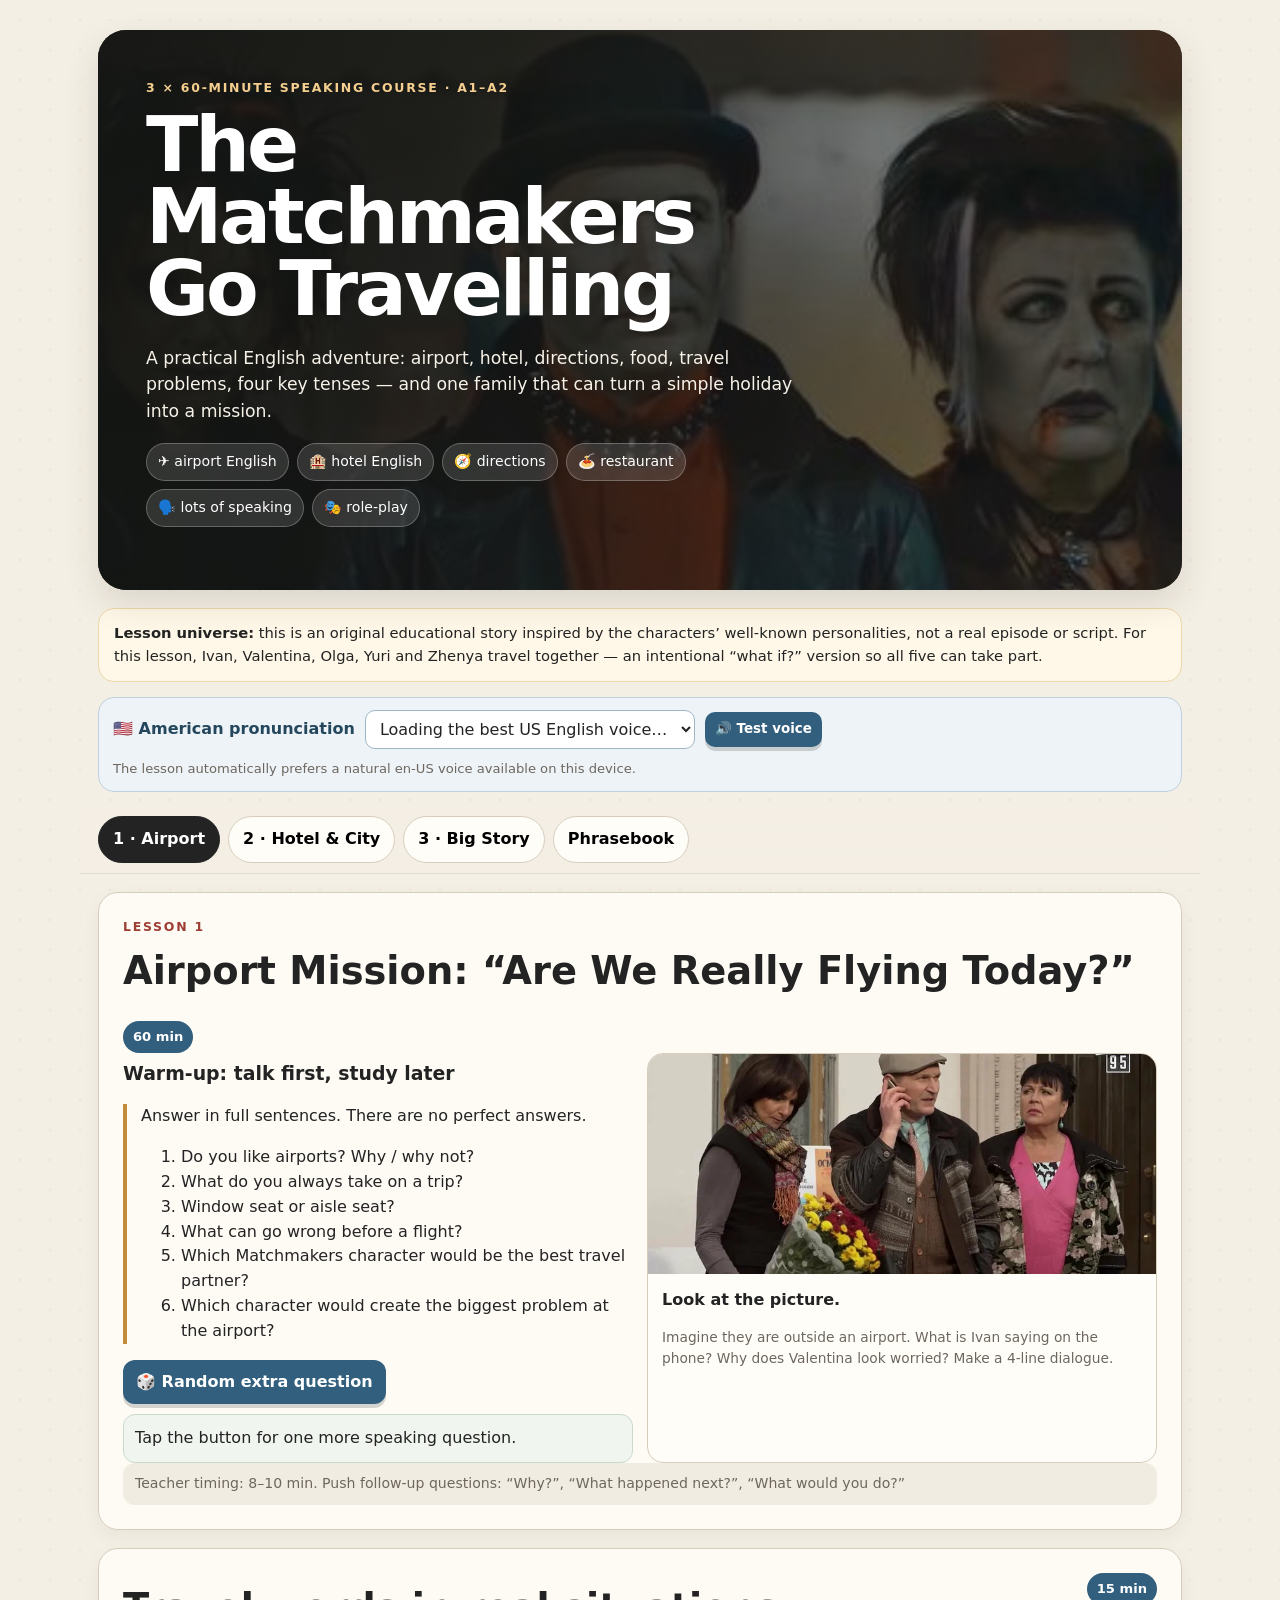
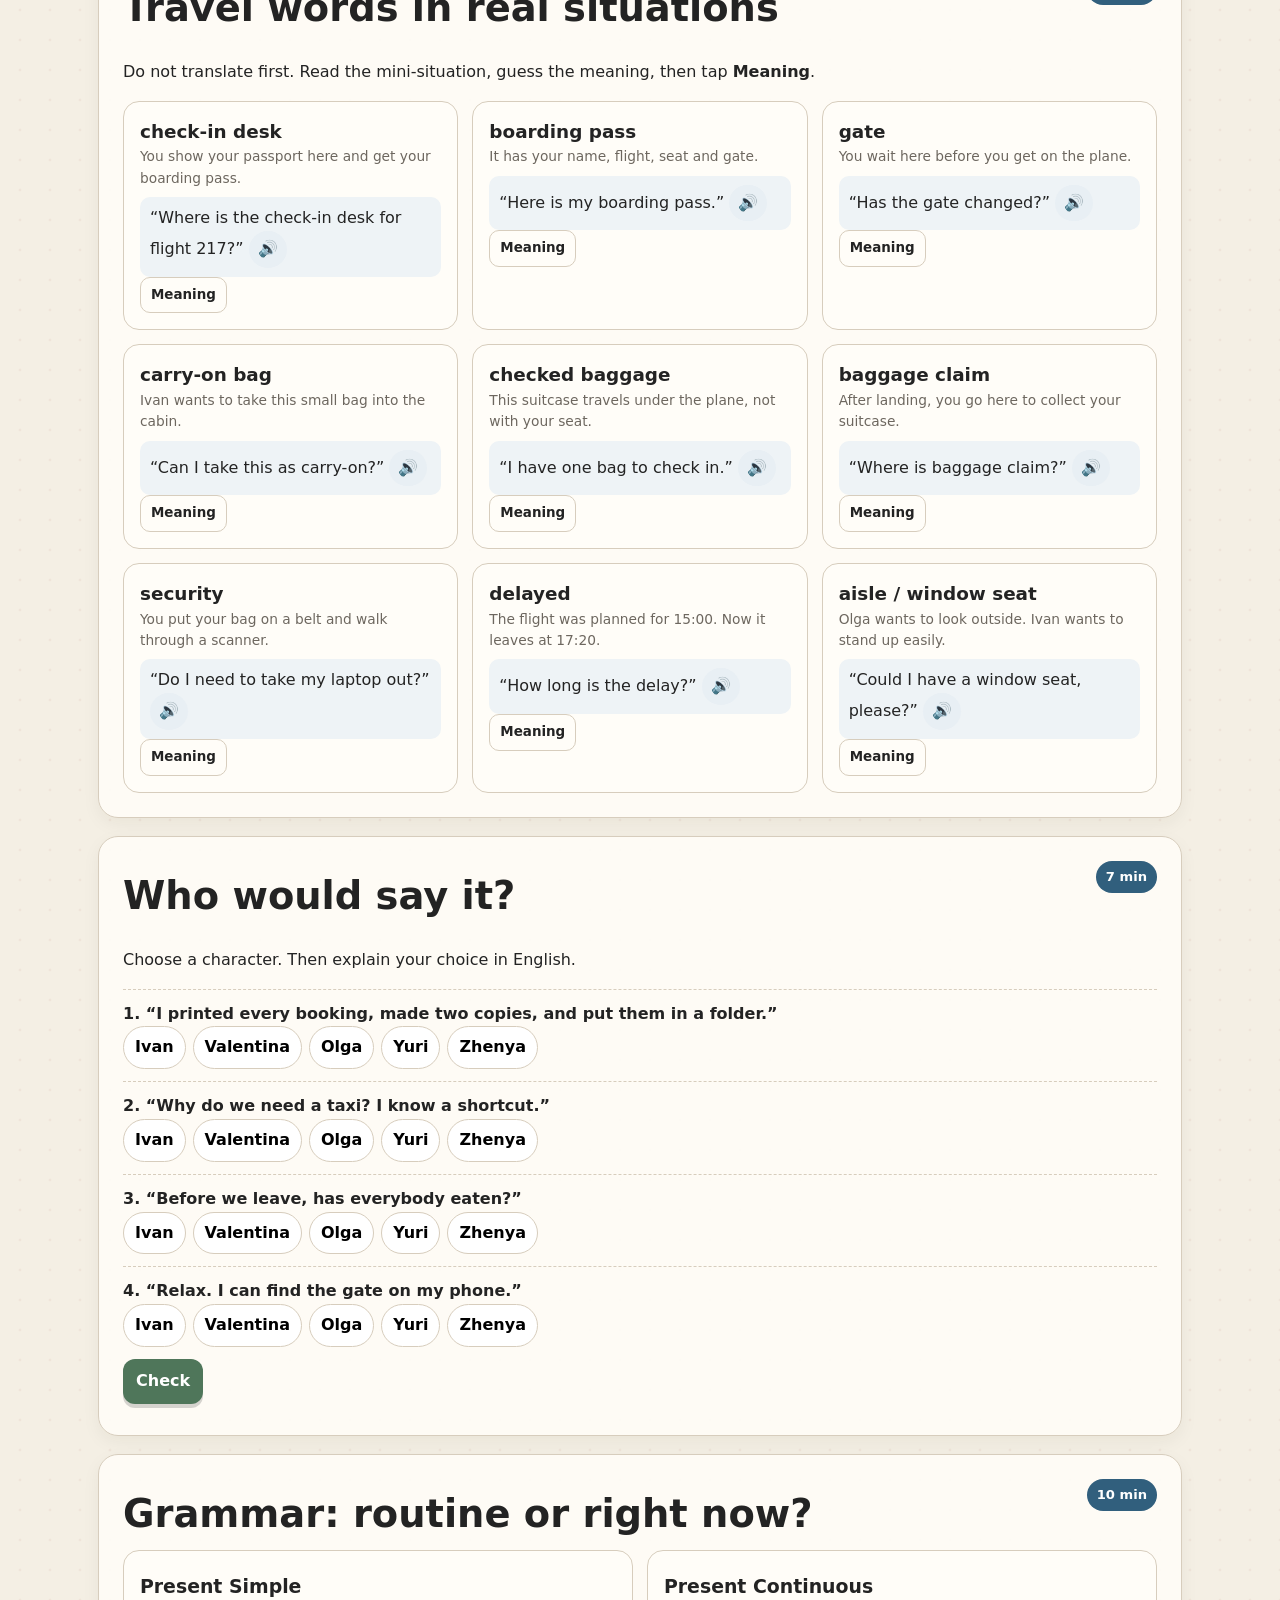
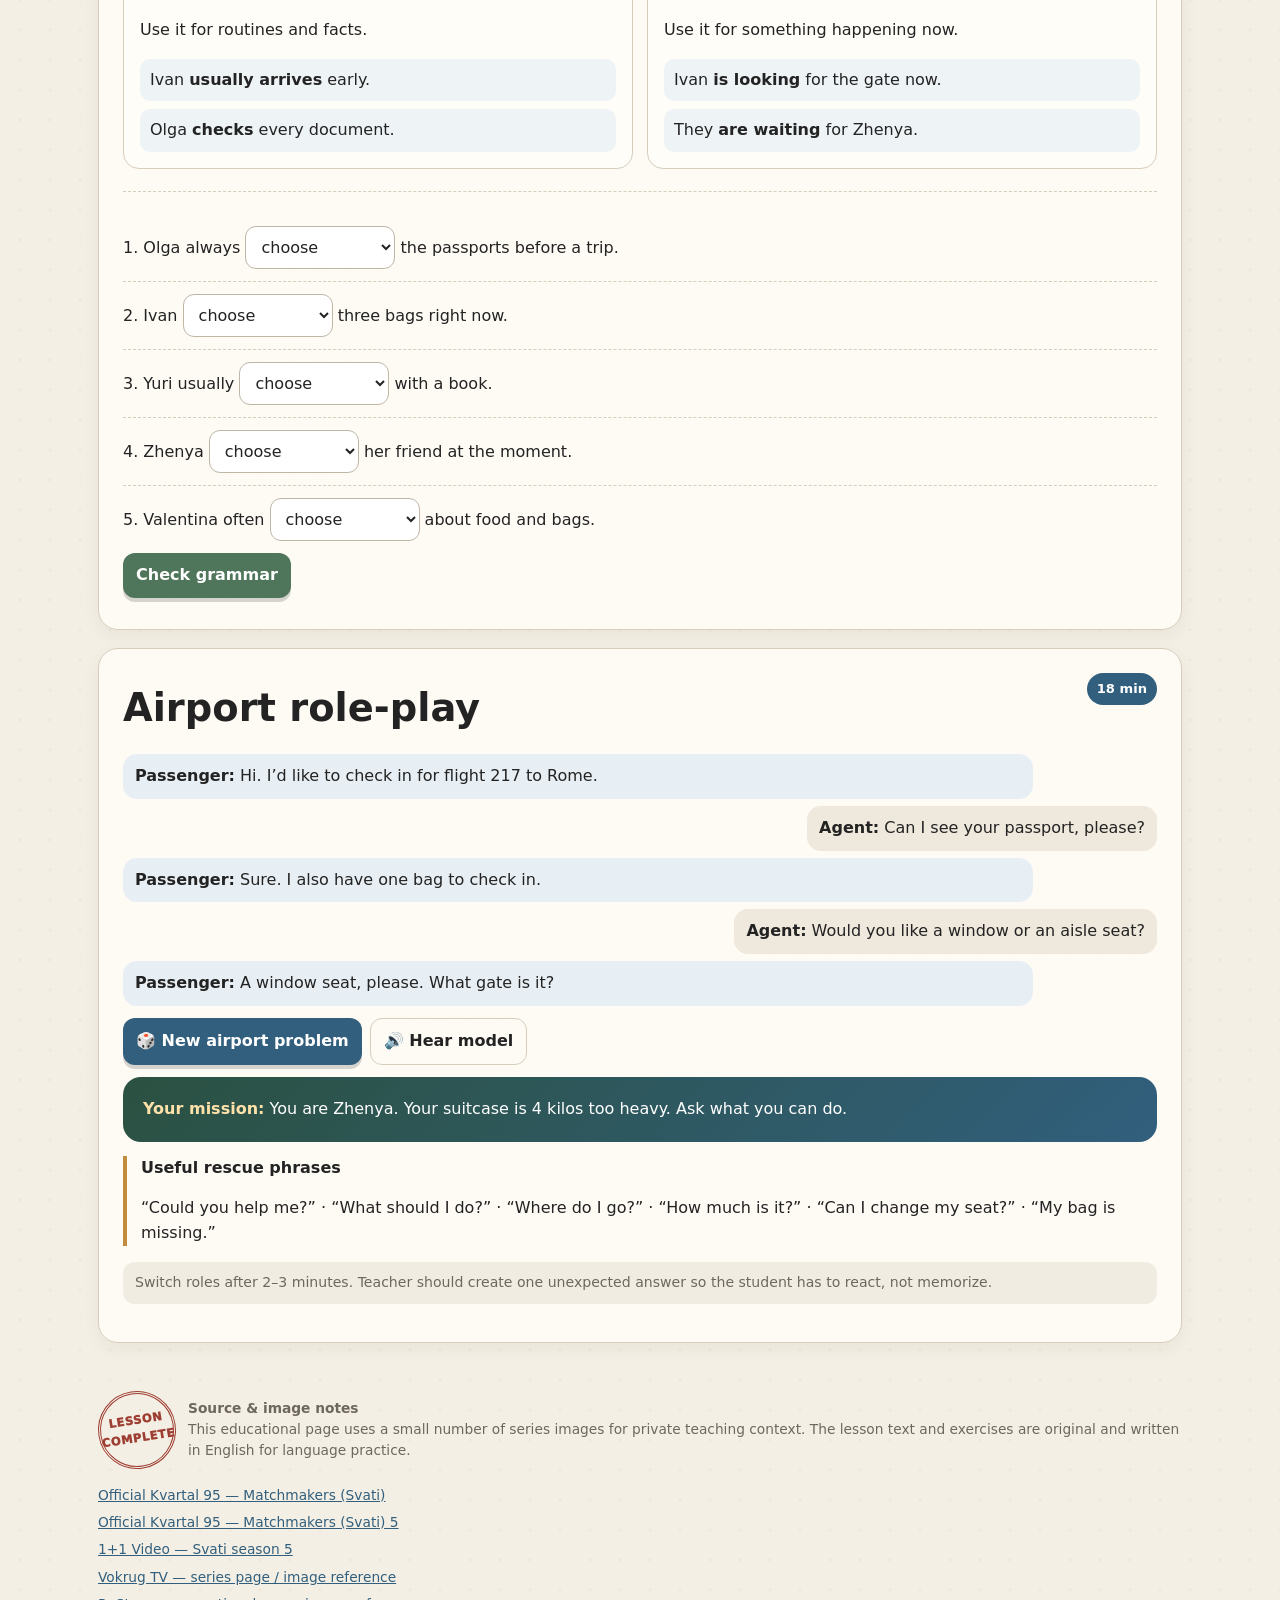
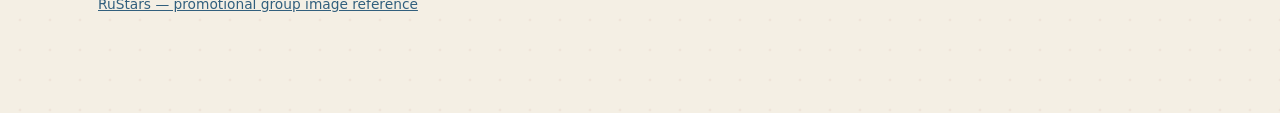
<file: lesson-travel.html>
<!doctype html>
<html lang="en">
<head>
<meta charset="utf-8">
<meta name="viewport" content="width=device-width,initial-scale=1,viewport-fit=cover">
<meta name="theme-color" content="#f4efe4">
<title>The Matchmakers Go Travelling — English A1–A2</title>
<style>
:root{
  --paper:#f4efe4; --ink:#232323; --muted:#6d675f; --line:#d7cdbd;
  --red:#9e3d32; --blue:#315f7d; --green:#4f765a; --gold:#c18c3b;
  --white:#fffdf8; --shadow:0 14px 35px rgba(43,35,25,.12);
  --radius:20px;
}
*{box-sizing:border-box}
html{scroll-behavior:smooth}
body{
  margin:0; color:var(--ink); background:
  radial-gradient(circle at 20px 20px,rgba(158,61,50,.06) 1.5px,transparent 1.6px) 0 0/30px 30px,
  var(--paper);
  font-family:Inter,ui-sans-serif,system-ui,-apple-system,BlinkMacSystemFont,"Segoe UI",Roboto,Arial,sans-serif;
  line-height:1.55;
}
button,input,select,textarea{font:inherit}
button{cursor:pointer}
a{color:var(--blue)}
img{max-width:100%;display:block}
.wrap{max-width:1120px;margin:0 auto;padding:18px}
.hero{
  position:relative; overflow:hidden; min-height:560px; border-radius:28px;
  background:#1f2b26; box-shadow:var(--shadow); margin:12px auto 18px;
}
.hero:before{content:none}
.hero img{
  position:absolute; inset:0; width:100%; height:100%;
  object-fit:cover; object-position:center center; opacity:.64;
}
.hero:after{
  content:""; position:absolute; inset:0;
  background:linear-gradient(90deg,rgba(19,21,19,.92) 0%,rgba(19,21,19,.70) 45%,rgba(19,21,19,.40) 72%,rgba(19,21,19,.28) 100%);
}
.hero-copy{position:relative;z-index:2;color:white;padding:48px;max-width:750px}
.kicker{font-weight:800;text-transform:uppercase;letter-spacing:.14em;font-size:.78rem;color:#f5cf8f}
h1{font-size:clamp(2.35rem,6vw,5.2rem);line-height:.94;margin:.15em 0 .25em;letter-spacing:-.04em}
h2{font-size:clamp(1.7rem,3vw,2.6rem);line-height:1.05;margin:.4em 0}
h3{font-size:1.18rem;margin:.3em 0 .6em}
.hero p{font-size:1.08rem;max-width:650px;color:#f7f2e8}
.badges{display:flex;gap:8px;flex-wrap:wrap;margin-top:18px}
.badge{display:inline-flex;padding:7px 11px;border-radius:999px;background:rgba(255,255,255,.13);border:1px solid rgba(255,255,255,.25);font-size:.88rem}
.notice{background:#fff8e8;border:1px solid #ecd8a8;border-radius:16px;padding:13px 15px;margin:15px 0;font-size:.92rem}
.topnav{
  position:sticky;top:0;z-index:20;background:rgba(244,239,228,.94);backdrop-filter:blur(14px);
  border-bottom:1px solid rgba(120,100,75,.15);margin:0 -18px;padding:10px 18px;
}
.navrow{max-width:1120px;margin:auto;display:flex;gap:8px;overflow:auto;scrollbar-width:none}
.navrow::-webkit-scrollbar{display:none}
.navbtn{white-space:nowrap;border:1px solid var(--line);background:var(--white);padding:10px 14px;border-radius:999px;font-weight:750}
.navbtn.active{background:var(--ink);color:white;border-color:var(--ink)}
.lesson{display:none;animation:fade .22s ease}
.lesson.active{display:block}
@keyframes fade{from{opacity:.2;transform:translateY(4px)}to{opacity:1;transform:none}}
.section{
  background:rgba(255,253,248,.9);border:1px solid var(--line);border-radius:var(--radius);
  padding:24px;margin:18px 0;box-shadow:0 6px 18px rgba(43,35,25,.05)
}
.section-head{display:flex;gap:14px;align-items:flex-start;justify-content:space-between;flex-wrap:wrap}
.time{font-size:.82rem;font-weight:800;color:white;background:var(--blue);padding:6px 10px;border-radius:999px}
.task{border-left:4px solid var(--gold);padding-left:14px;margin:14px 0}
.teacher{color:var(--muted);font-size:.88rem;background:#f1ece2;border-radius:12px;padding:10px 12px}
.grid{display:grid;gap:14px}
.grid.two{grid-template-columns:repeat(2,minmax(0,1fr))}
.grid.three{grid-template-columns:repeat(3,minmax(0,1fr))}
.grid.five{grid-template-columns:repeat(5,minmax(0,1fr))}
.card{
  background:var(--white);border:1px solid var(--line);border-radius:16px;padding:16px;min-width:0
}
.photo-card{overflow:hidden;padding:0}
.photo-card img{width:100%;height:220px;object-fit:cover}
.photo-card .body{padding:14px}
.btn{
  border:0;background:var(--ink);color:white;border-radius:12px;padding:10px 13px;font-weight:800;
  box-shadow:0 4px 0 rgba(0,0,0,.16)
}
.btn:active{transform:translateY(2px);box-shadow:0 2px 0 rgba(0,0,0,.16)}
.btn.secondary{background:var(--blue)}
.btn.good{background:var(--green)}
.btn.red{background:var(--red)}
.btn.ghost{background:transparent;color:var(--ink);border:1px solid var(--line);box-shadow:none}
.btn.small{font-size:.84rem;padding:7px 10px;border-radius:10px}
.button-row{display:flex;gap:8px;flex-wrap:wrap;margin-top:12px}
.reveal{display:none;margin-top:10px;padding:11px;border-radius:12px;background:#f1f5ef;border:1px solid #cad9cd}
.reveal.show{display:block}
.speak{border:0;background:#e8eff4;color:#24475e;border-radius:999px;padding:6px 9px;font-weight:800}
.word-card{position:relative}
.word{font-size:1.15rem;font-weight:900}
.mini{font-size:.86rem;color:var(--muted)}
.phrase{background:#eef3f6;border-radius:10px;padding:9px 10px;margin-top:8px}
.choice-row{display:flex;gap:7px;flex-wrap:wrap}
.choice{
  border:1px solid var(--line);background:#fff;border-radius:999px;padding:8px 11px;font-weight:700
}
.choice.selected{background:#e8eff4;border-color:#7fa2b8}
.quiz-item{padding:12px 0;border-top:1px dashed var(--line)}
.quiz-item:first-child{border-top:0}
select,input[type="text"],textarea{
  width:100%;border:1px solid #bfb6a8;background:white;border-radius:11px;padding:10px 11px;color:var(--ink)
}
textarea{min-height:105px;resize:vertical}
.inline-select{width:auto;min-width:150px}
.correct{outline:3px solid rgba(79,118,90,.24);border-color:var(--green)!important;background:#f1f7f2!important}
.wrong{outline:3px solid rgba(158,61,50,.18);border-color:var(--red)!important;background:#fff2f0!important}
.feedback{font-size:.9rem;font-weight:800;margin-top:7px}
.ok{color:#356546}.no{color:#9b342b}
.wordbank{display:flex;gap:7px;flex-wrap:wrap;margin:10px 0 15px}
.wordbank span{background:#eee6d8;padding:7px 10px;border-radius:999px;font-weight:800}
.dialogue{display:grid;gap:7px;margin:10px 0}
.line{padding:10px 12px;border-radius:14px;max-width:88%}
.line.a{background:#e8eff4}
.line.b{background:#efe8dc;margin-left:auto}
.rolebox{
  background:linear-gradient(135deg,#2b5141,#315f7d);color:white;border-radius:18px;padding:20px;margin-top:12px
}
.rolebox strong{color:#ffe2a9}
.map{
  display:grid;grid-template-columns:repeat(5,1fr);gap:7px;background:#d8e4d6;border-radius:18px;padding:12px;
  border:1px solid #b9c8b8
}
.place{
  min-height:82px;background:#fffdf8;border:2px solid #fff;border-radius:12px;padding:8px;font-size:.82rem;font-weight:850;
  display:flex;align-items:center;justify-content:center;text-align:center;box-shadow:0 4px 8px rgba(0,0,0,.06)
}
.road{background:#c6b9a7;color:#6c604f;border-color:#c6b9a7}
.story{
  font-size:1.02rem;max-width:840px;margin:auto
}
.story p{margin:0 0 1em}
.story .chapter{
  font-weight:950;font-size:1.2rem;color:var(--red);margin-top:1.5em
}
.gloss{border-bottom:2px dotted var(--gold);font-weight:800;cursor:pointer;position:relative}
.gloss-tip{display:none;background:#292929;color:white;border-radius:10px;padding:9px 11px;margin:6px 0;font-size:.9rem}
.gloss-tip.show{display:block}
.stamp{
  display:inline-flex;align-items:center;justify-content:center;border:3px double var(--red);color:var(--red);
  border-radius:50%;width:78px;height:78px;transform:rotate(-9deg);font-size:.72rem;text-align:center;font-weight:950;letter-spacing:.05em
}
.country{min-height:290px;display:flex;flex-direction:column;justify-content:space-between}
.country .emoji{font-size:2rem}
.progress-wrap{background:#ded5c6;height:8px;border-radius:999px;overflow:hidden;margin-top:12px}
.progress{height:100%;width:0;background:var(--green);transition:.2s}
.checkline{display:flex;gap:10px;align-items:flex-start;margin:8px 0}
.checkline input{margin-top:5px;transform:scale(1.25)}
hr.sep{border:0;border-top:1px dashed var(--line);margin:22px 0}
details{border:1px solid var(--line);border-radius:14px;padding:12px 14px;background:#fff}
details+details{margin-top:10px}
summary{font-weight:900;cursor:pointer}
.footer{padding:30px 0 80px;color:var(--muted);font-size:.86rem}
.credit-list{display:grid;gap:6px}
.fullbleed{border-radius:18px;overflow:hidden;max-height:410px}
.fullbleed img{width:100%;height:100%;object-fit:cover}
.floatmark{display:flex;align-items:center;gap:12px}

@media(max-width:800px){
  .hero img{width:100%;right:auto;opacity:.62;object-fit:cover;object-position:center center}
  .hero:after{background:linear-gradient(180deg,rgba(19,21,19,.74),rgba(19,21,19,.38) 42%,rgba(19,21,19,.24))}

  .wrap{padding:10px}
  .topnav{margin:0 -10px;padding:9px 10px}
  .hero{min-height:540px;border-radius:20px}
  .hero-copy{padding:28px 20px}
  .grid.two,.grid.three,.grid.five{grid-template-columns:1fr}
  .grid.five{grid-template-columns:repeat(2,minmax(0,1fr))}
  .photo-card img{height:190px}
  .section{padding:18px;border-radius:16px}
  .map{grid-template-columns:repeat(3,1fr)}
  .place{min-height:70px}
}
@media(max-width:470px){
  h1{font-size:2.55rem}
  .grid.five{grid-template-columns:1fr}
  .map{grid-template-columns:repeat(2,1fr)}
  .btn{width:100%}
  .button-row .btn.small,.button-row .speak{width:auto}
}
@media print{
  .topnav,.speak,.btn{display:none!important}
  .lesson{display:block!important}
  body{background:white}
  .section{box-shadow:none;break-inside:avoid}
}

.voice-panel{
  display:flex;gap:10px;align-items:center;flex-wrap:wrap;
  background:#edf3f7;border:1px solid #bfd0dc;border-radius:16px;
  padding:12px 14px;margin:14px 0;
}
.voice-panel strong{color:#24475e}
.voice-panel select{
  width:auto;min-width:240px;max-width:100%;
  border:1px solid #9eb6c6;background:white;border-radius:10px;padding:8px 10px;
}
.voice-status{font-size:.82rem;color:var(--muted)}
@media(max-width:520px){
  .voice-panel{align-items:stretch}
  .voice-panel select{width:100%;min-width:0}
}

</style>
</head>
<body>
<div class="wrap">
  <section class="hero">
    <img src="[data-uri]" alt="Season 5 goth-style travel lesson hero image">
    <div class="hero-copy">
      <div class="kicker">3 × 60-minute speaking course · A1–A2</div>
      <h1>The Matchmakers Go Travelling</h1>
      <p>A practical English adventure: airport, hotel, directions, food, travel problems, four key tenses — and one family that can turn a simple holiday into a mission.</p>
      <div class="badges">
        <span class="badge">✈️ airport English</span>
        <span class="badge">🏨 hotel English</span>
        <span class="badge">🧭 directions</span>
        <span class="badge">🍝 restaurant</span>
        <span class="badge">🗣️ lots of speaking</span>
        <span class="badge">🎭 role-play</span>
      </div>
    </div>
  </section>

  <div class="notice">
    <strong>Lesson universe:</strong> this is an original educational story inspired by the characters’ well-known personalities, not a real episode or script. For this lesson, Ivan, Valentina, Olga, Yuri and Zhenya travel together — an intentional “what if?” version so all five can take part.
  </div>


  <div class="voice-panel">
    <strong>🇺🇸 American pronunciation</strong>
    <select id="voiceSelect" aria-label="Choose an American English voice">
      <option value="">Loading the best US English voice…</option>
    </select>
    <button class="btn secondary small" type="button" onclick="testAmericanVoice()">🔊 Test voice</button>
    <span id="voiceStatus" class="voice-status">The lesson automatically prefers a natural en-US voice available on this device.</span>
  </div>

  <div class="topnav">
    <div class="navrow">
      <button class="navbtn active" onclick="showLesson(1,this)">1 · Airport</button>
      <button class="navbtn" onclick="showLesson(2,this)">2 · Hotel & City</button>
      <button class="navbtn" onclick="showLesson(3,this)">3 · Big Story</button>
      <button class="navbtn" onclick="showLesson(4,this)">Phrasebook</button>
    </div>
  </div>

  <!-- LESSON 1 -->
  <main id="lesson1" class="lesson active">
    <section class="section">
      <div class="section-head">
        <div><div class="kicker" style="color:var(--red)">Lesson 1</div><h2>Airport Mission: “Are We Really Flying Today?”</h2></div>
        <span class="time">60 min</span>
      </div>
      <div class="grid two">
        <div>
          <h3>Warm-up: talk first, study later</h3>
          <div class="task">
            <p>Answer in full sentences. There are no perfect answers.</p>
            <ol>
              <li>Do you like airports? Why / why not?</li>
              <li>What do you always take on a trip?</li>
              <li>Window seat or aisle seat?</li>
              <li>What can go wrong before a flight?</li>
              <li>Which Matchmakers character would be the best travel partner?</li>
              <li>Which character would create the biggest problem at the airport?</li>
            </ol>
          </div>
          <div class="button-row">
            <button class="btn secondary" onclick="newWarmup()">🎲 Random extra question</button>
          </div>
          <div id="warmupBox" class="reveal show">Tap the button for one more speaking question.</div>
        </div>
        <div class="photo-card card">
          <img src="[data-uri]" alt="Matchmakers season 5 still">
          <div class="body">
            <strong>Look at the picture.</strong>
            <p class="mini">Imagine they are outside an airport. What is Ivan saying on the phone? Why does Valentina look worried? Make a 4-line dialogue.</p>
          </div>
        </div>
      </div>
      <div class="teacher">Teacher timing: 8–10 min. Push follow-up questions: “Why?”, “What happened next?”, “What would you do?”</div>
    </section>

    <section class="section">
      <div class="section-head"><h2>Travel words in real situations</h2><span class="time">15 min</span></div>
      <p>Do not translate first. Read the mini-situation, guess the meaning, then tap <strong>Meaning</strong>.</p>
      <div class="grid three">
        <div class="card word-card"><div class="word">check-in desk</div><div class="mini">You show your passport here and get your boarding pass.</div><div class="phrase">“Where is the check-in desk for flight 217?” <button class="speak" onclick="speak('Where is the check-in desk for flight two seventeen?')">🔊</button></div><button class="btn ghost small" onclick="reveal(this)">Meaning</button><div class="reveal">The airport counter where you register for your flight.</div></div>
        <div class="card word-card"><div class="word">boarding pass</div><div class="mini">It has your name, flight, seat and gate.</div><div class="phrase">“Here is my boarding pass.” <button class="speak" onclick="speak('Here is my boarding pass.')">🔊</button></div><button class="btn ghost small" onclick="reveal(this)">Meaning</button><div class="reveal">A document or phone screen that lets you board the plane.</div></div>
        <div class="card word-card"><div class="word">gate</div><div class="mini">You wait here before you get on the plane.</div><div class="phrase">“Has the gate changed?” <button class="speak" onclick="speak('Has the gate changed?')">🔊</button></div><button class="btn ghost small" onclick="reveal(this)">Meaning</button><div class="reveal">The numbered airport area where passengers board.</div></div>
        <div class="card word-card"><div class="word">carry-on bag</div><div class="mini">Ivan wants to take this small bag into the cabin.</div><div class="phrase">“Can I take this as carry-on?” <button class="speak" onclick="speak('Can I take this as carry-on?')">🔊</button></div><button class="btn ghost small" onclick="reveal(this)">Meaning</button><div class="reveal">A small bag you take with you onto the plane.</div></div>
        <div class="card word-card"><div class="word">checked baggage</div><div class="mini">This suitcase travels under the plane, not with your seat.</div><div class="phrase">“I have one bag to check in.” <button class="speak" onclick="speak('I have one bag to check in.')">🔊</button></div><button class="btn ghost small" onclick="reveal(this)">Meaning</button><div class="reveal">A suitcase you give to the airline before security.</div></div>
        <div class="card word-card"><div class="word">baggage claim</div><div class="mini">After landing, you go here to collect your suitcase.</div><div class="phrase">“Where is baggage claim?” <button class="speak" onclick="speak('Where is baggage claim?')">🔊</button></div><button class="btn ghost small" onclick="reveal(this)">Meaning</button><div class="reveal">The airport area where you pick up checked bags.</div></div>
        <div class="card word-card"><div class="word">security</div><div class="mini">You put your bag on a belt and walk through a scanner.</div><div class="phrase">“Do I need to take my laptop out?” <button class="speak" onclick="speak('Do I need to take my laptop out?')">🔊</button></div><button class="btn ghost small" onclick="reveal(this)">Meaning</button><div class="reveal">The airport safety check before the departure area.</div></div>
        <div class="card word-card"><div class="word">delayed</div><div class="mini">The flight was planned for 15:00. Now it leaves at 17:20.</div><div class="phrase">“How long is the delay?” <button class="speak" onclick="speak('How long is the delay?')">🔊</button></div><button class="btn ghost small" onclick="reveal(this)">Meaning</button><div class="reveal">Later than the planned time.</div></div>
        <div class="card word-card"><div class="word">aisle / window seat</div><div class="mini">Olga wants to look outside. Ivan wants to stand up easily.</div><div class="phrase">“Could I have a window seat, please?” <button class="speak" onclick="speak('Could I have a window seat, please?')">🔊</button></div><button class="btn ghost small" onclick="reveal(this)">Meaning</button><div class="reveal">Window = next to the window. Aisle = next to the walkway.</div></div>
      </div>
    </section>

    <section class="section">
      <div class="section-head"><h2>Who would say it?</h2><span class="time">7 min</span></div>
      <p>Choose a character. Then explain your choice in English.</p>
      <div class="quiz-item">
        <strong>1. “I printed every booking, made two copies, and put them in a folder.”</strong>
        <div class="choice-row" data-answer="Olga">
          <button class="choice" onclick="pickChoice(this)">Ivan</button><button class="choice" onclick="pickChoice(this)">Valentina</button><button class="choice" onclick="pickChoice(this)">Olga</button><button class="choice" onclick="pickChoice(this)">Yuri</button><button class="choice" onclick="pickChoice(this)">Zhenya</button>
        </div>
      </div>
      <div class="quiz-item">
        <strong>2. “Why do we need a taxi? I know a shortcut.”</strong>
        <div class="choice-row" data-answer="Ivan">
          <button class="choice" onclick="pickChoice(this)">Ivan</button><button class="choice" onclick="pickChoice(this)">Valentina</button><button class="choice" onclick="pickChoice(this)">Olga</button><button class="choice" onclick="pickChoice(this)">Yuri</button><button class="choice" onclick="pickChoice(this)">Zhenya</button>
        </div>
      </div>
      <div class="quiz-item">
        <strong>3. “Before we leave, has everybody eaten?”</strong>
        <div class="choice-row" data-answer="Valentina">
          <button class="choice" onclick="pickChoice(this)">Ivan</button><button class="choice" onclick="pickChoice(this)">Valentina</button><button class="choice" onclick="pickChoice(this)">Olga</button><button class="choice" onclick="pickChoice(this)">Yuri</button><button class="choice" onclick="pickChoice(this)">Zhenya</button>
        </div>
      </div>
      <div class="quiz-item">
        <strong>4. “Relax. I can find the gate on my phone.”</strong>
        <div class="choice-row" data-answer="Zhenya">
          <button class="choice" onclick="pickChoice(this)">Ivan</button><button class="choice" onclick="pickChoice(this)">Valentina</button><button class="choice" onclick="pickChoice(this)">Olga</button><button class="choice" onclick="pickChoice(this)">Yuri</button><button class="choice" onclick="pickChoice(this)">Zhenya</button>
        </div>
      </div>
      <button class="btn good" onclick="checkChoices(this)">Check</button>
      <div class="feedback"></div>
    </section>

    <section class="section">
      <div class="section-head"><h2>Grammar: routine or right now?</h2><span class="time">10 min</span></div>
      <div class="grid two">
        <div class="card">
          <h3>Present Simple</h3>
          <p>Use it for routines and facts.</p>
          <div class="phrase">Ivan <strong>usually arrives</strong> early.</div>
          <div class="phrase">Olga <strong>checks</strong> every document.</div>
        </div>
        <div class="card">
          <h3>Present Continuous</h3>
          <p>Use it for something happening now.</p>
          <div class="phrase">Ivan <strong>is looking</strong> for the gate now.</div>
          <div class="phrase">They <strong>are waiting</strong> for Zhenya.</div>
        </div>
      </div>
      <hr class="sep">
      <div class="quiz" data-type="select">
        <div class="quiz-item" data-answer="checks">1. Olga always <select class="inline-select"><option value="">choose</option><option>checks</option><option>is checking</option></select> the passports before a trip.</div>
        <div class="quiz-item" data-answer="is carrying">2. Ivan <select class="inline-select"><option value="">choose</option><option>carries</option><option>is carrying</option></select> three bags right now.</div>
        <div class="quiz-item" data-answer="travels">3. Yuri usually <select class="inline-select"><option value="">choose</option><option>travels</option><option>is travelling</option></select> with a book.</div>
        <div class="quiz-item" data-answer="is texting">4. Zhenya <select class="inline-select"><option value="">choose</option><option>texts</option><option>is texting</option></select> her friend at the moment.</div>
        <div class="quiz-item" data-answer="worries">5. Valentina often <select class="inline-select"><option value="">choose</option><option>worries</option><option>is worrying</option></select> about food and bags.</div>
      </div>
      <button class="btn good" onclick="checkSelectQuiz(this)">Check grammar</button>
      <div class="feedback"></div>
    </section>

    <section class="section">
      <div class="section-head"><h2>Airport role-play</h2><span class="time">18 min</span></div>
      <div class="dialogue">
        <div class="line a"><strong>Passenger:</strong> Hi. I’d like to check in for flight 217 to Rome.</div>
        <div class="line b"><strong>Agent:</strong> Can I see your passport, please?</div>
        <div class="line a"><strong>Passenger:</strong> Sure. I also have one bag to check in.</div>
        <div class="line b"><strong>Agent:</strong> Would you like a window or an aisle seat?</div>
        <div class="line a"><strong>Passenger:</strong> A window seat, please. What gate is it?</div>
      </div>
      <div class="button-row">
        <button class="btn secondary" onclick="newAirportRole()">🎲 New airport problem</button>
        <button class="btn ghost" onclick="speak('Hi. I would like to check in for flight two seventeen to Rome. Can I see your passport, please? Sure. I also have one bag to check in. Would you like a window or an aisle seat?')">🔊 Hear model</button>
      </div>
      <div id="airportRole" class="rolebox"><strong>Your mission:</strong> You are Zhenya. Your suitcase is 4 kilos too heavy. Ask what you can do.</div>
      <div class="task">
        <strong>Useful rescue phrases</strong>
        <p>“Could you help me?” · “What should I do?” · “Where do I go?” · “How much is it?” · “Can I change my seat?” · “My bag is missing.”</p>
      </div>
      <p class="teacher">Switch roles after 2–3 minutes. Teacher should create one unexpected answer so the student has to react, not memorize.</p>
    </section>
  </main>

  <!-- LESSON 2 -->
  <main id="lesson2" class="lesson">
    <section class="section">
      <div class="section-head"><div><div class="kicker" style="color:var(--red)">Lesson 2</div><h2>Hotel, City & Food: “Who Booked This Room?”</h2></div><span class="time">60 min</span></div>
      <div class="grid two">
        <div class="photo-card card">
          <img src="[data-uri]" alt="Matchmakers family scene">
          <div class="body"><strong>Photo challenge:</strong><p class="mini">They have just arrived in a new country. Give each person one problem: wrong room, lost key card, no Wi-Fi, hungry, cannot find the hotel.</p></div>
        </div>
        <div>
          <h3>Fast warm-up</h3>
          <ol>
            <li>Hotel or apartment? Why?</li>
            <li>What is important in a good hotel?</li>
            <li>Have you ever got lost in a new city?</li>
            <li>What food do you want to try when you travel?</li>
            <li>What would make Ivan angry at a hotel?</li>
          </ol>
          <button class="btn secondary" onclick="newCityWarmup()">🎲 Extra question</button>
          <div id="cityWarmup" class="reveal show">Tap for a question.</div>
        </div>
      </div>
    </section>

    <section class="section">
      <div class="section-head"><h2>Hotel English you can actually use</h2><span class="time">12 min</span></div>
      <div class="grid three">
        <div class="card word-card"><div class="word">reservation</div><div class="mini">You booked the room before you arrived.</div><div class="phrase">“I have a reservation under Kovalev.” <button class="speak" onclick="speak('I have a reservation under Kovalev.')">🔊</button></div></div>
        <div class="card word-card"><div class="word">check in / check out</div><div class="mini">Start your stay / finish your stay.</div><div class="phrase">“What time is check-out?” <button class="speak" onclick="speak('What time is check-out?')">🔊</button></div></div>
        <div class="card word-card"><div class="word">key card</div><div class="mini">A plastic card that opens your hotel room.</div><div class="phrase">“My key card isn’t working.” <button class="speak" onclick="speak('My key card is not working.')">🔊</button></div></div>
        <div class="card word-card"><div class="word">included</div><div class="mini">You do not pay extra for it.</div><div class="phrase">“Is breakfast included?” <button class="speak" onclick="speak('Is breakfast included?')">🔊</button></div></div>
        <div class="card word-card"><div class="word">air conditioning</div><div class="mini">It cools the room when the weather is hot.</div><div class="phrase">“The air conditioning doesn’t work.” <button class="speak" onclick="speak('The air conditioning does not work.')">🔊</button></div></div>
        <div class="card word-card"><div class="word">available</div><div class="mini">Free and ready to use.</div><div class="phrase">“Is a family room available tonight?” <button class="speak" onclick="speak('Is a family room available tonight?')">🔊</button></div></div>
      </div>
      <div class="task"><strong>Make it personal:</strong> Choose three phrases you would really use on your next trip. Say each one with your own detail.</div>
    </section>

    <section class="section">
      <div class="section-head"><h2>Directions: guide the Matchmakers through Sunny Bay</h2><span class="time">12 min</span></div>
      <div class="map" aria-label="Simple map of Sunny Bay">
        <div class="place">🏨 Hotel Lemon</div><div class="place road">Main Street</div><div class="place">☕ Café 95</div><div class="place road">Main Street</div><div class="place">🏖️ Beach</div>
        <div class="place road">Pine Road</div><div class="place">🌳 Park</div><div class="place road">Pine Road</div><div class="place">🏛️ Museum</div><div class="place road">Pine Road</div>
        <div class="place">🚉 Station</div><div class="place road">Market Lane</div><div class="place">🍝 Restaurant</div><div class="place road">Market Lane</div><div class="place">💊 Pharmacy</div>
      </div>
      <div class="wordbank"><span>go straight</span><span>turn left</span><span>turn right</span><span>next to</span><span>opposite</span><span>between</span><span>at the corner</span><span>How far…?</span></div>
      <div class="task">
        <ol>
          <li>Ivan is at Hotel Lemon. Explain how to get to Café 95.</li>
          <li>Zhenya is at the station. Explain how to get to the restaurant.</li>
          <li>Olga is at the museum. She needs the pharmacy. Give directions.</li>
          <li>Create one wrong direction. Your teacher must spot the mistake.</li>
        </ol>
      </div>
      <button class="btn secondary" onclick="newDirection()">🎲 Random direction mission</button>
      <div id="directionBox" class="rolebox"><strong>Mission:</strong> Ask how to get from the hotel to the beach.</div>
    </section>

    <section class="section">
      <div class="section-head"><h2>Restaurant survival</h2><span class="time">10 min</span></div>
      <div class="grid two">
        <div>
          <div class="dialogue">
            <div class="line a"><strong>You:</strong> Could we see the menu, please?</div>
            <div class="line b"><strong>Server:</strong> Of course. Are you ready to order?</div>
            <div class="line a"><strong>You:</strong> Almost. What do you recommend?</div>
            <div class="line b"><strong>Server:</strong> The pasta is very popular.</div>
            <div class="line a"><strong>You:</strong> Great. I’ll have the pasta and still water, please.</div>
          </div>
        </div>
        <div class="card">
          <h3>Useful phrases</h3>
          <p>“Could I have…?” <button class="speak" onclick="speak('Could I have the pasta, please?')">🔊</button></p>
          <p>“What do you recommend?” <button class="speak" onclick="speak('What do you recommend?')">🔊</button></p>
          <p>“Does this have meat in it?” <button class="speak" onclick="speak('Does this have meat in it?')">🔊</button></p>
          <p>“Could we have the bill, please?” <button class="speak" onclick="speak('Could we have the bill, please?')">🔊</button></p>
        </div>
      </div>
      <div class="task"><strong>Matchmakers twist:</strong> Valentina thinks everybody is still hungry. Ivan wants the cheapest dish. Olga wants something “proper”. Zhenya wants something local. Play the waiter and solve the problem.</div>
    </section>

    <section class="section">
      <div class="section-head"><h2>Grammar: What happened yesterday?</h2><span class="time">8 min</span></div>
      <p><strong>Past Simple:</strong> use it for finished events in the past.</p>
      <div class="wordbank"><span>arrived</span><span>lost</span><span>asked</span><span>found</span><span>didn’t work</span><span>ordered</span></div>
      <div class="quiz" data-type="input">
        <div class="quiz-item" data-answer="arrived">1. They <input type="text" placeholder="verb"> at the hotel at 8 p.m.</div>
        <div class="quiz-item" data-answer="didn’t work">2. Ivan’s key card <input type="text" placeholder="verb">.</div>
        <div class="quiz-item" data-answer="asked">3. Olga <input type="text" placeholder="verb"> the receptionist for help.</div>
        <div class="quiz-item" data-answer="lost">4. Zhenya <input type="text" placeholder="verb"> her room number.</div>
        <div class="quiz-item" data-answer="found">5. Yuri <input type="text" placeholder="verb"> the correct room.</div>
        <div class="quiz-item" data-answer="ordered">6. They <input type="text" placeholder="verb"> dinner at 9 p.m.</div>
      </div>
      <button class="btn good" onclick="checkInputQuiz(this)">Check</button><div class="feedback"></div>
      <div class="task"><strong>Speaking:</strong> Retell the six sentences as one funny mini-story. Add two details of your own.</div>
    </section>

    <section class="section">
      <div class="section-head"><h2>Which country fits each character?</h2><span class="time">6 min</span></div>
      <p>This has <strong>no single correct answer</strong>. Choose, explain, disagree, change the choices.</p>
      <div class="grid five">
        <div class="card country"><div><div class="emoji">🇬🇪</div><h3>Ivan → Georgia?</h3><p class="mini">Big food, mountains, warm hospitality, people who enjoy talking.</p></div><button class="btn ghost small" onclick="reveal(this)">Why it might fit</button><div class="reveal">Ivan is sociable, practical, energetic and comfortable with informal communication.</div></div>
        <div class="card country"><div><div class="emoji">🇮🇹</div><h3>Valentina → Italy?</h3><p class="mini">Family, food, long meals, lively emotions.</p></div><button class="btn ghost small" onclick="reveal(this)">Why it might fit</button><div class="reveal">Valentina cares about family, food and making sure everybody is looked after.</div></div>
        <div class="card country"><div><div class="emoji">🇫🇷</div><h3>Olga → France?</h3><p class="mini">Museums, cafés, style, culture, good planning.</p></div><button class="btn ghost small" onclick="reveal(this)">Why it might fit</button><div class="reveal">Olga often represents the more polished, urban and organised side of the family.</div></div>
        <div class="card country"><div><div class="emoji">🇦🇹</div><h3>Yuri → Austria?</h3><p class="mini">Classical culture, calm streets, history and universities.</p></div><button class="btn ghost small" onclick="reveal(this)">Why it might fit</button><div class="reveal">Yuri is presented as an educated academic, so a culture-and-history trip is an easy match.</div></div>
        <div class="card country"><div><div class="emoji">🇳🇱</div><h3>Zhenya → Netherlands?</h3><p class="mini">Bikes, music, creative youth culture, independence.</p></div><button class="btn ghost small" onclick="reveal(this)">Why it might fit</button><div class="reveal">Teenage Zhenya is independent, modern and more comfortable with new trends than her grandparents.</div></div>
      </div>
      <div class="task"><strong>Your turn:</strong> Change at least two countries. Use: “I think ___ fits ___ better because…”</div>
    </section>
  </main>

  <!-- LESSON 3 -->
  <main id="lesson3" class="lesson">
  <section class="section">
      <div class="section-head"><div><div class="kicker" style="color:var(--red)">Lesson 3</div><h2>The Big Travel Story</h2></div><span class="time">60 min</span></div>
      <p class="teacher">The story is original and written for A1–A2 practice. It uses the target travel vocabulary and all four target tenses.</p>
      <div class="fullbleed"><img src="[data-uri]" alt="Matchmakers group promotional image"></div>
    </section>

    <section class="section">
      <div class="section-head"><h2>Read: “Five Tickets, Four Passports and One Mystery Bag”</h2><span class="time">18 min</span></div>
      <div class="story">
        <div class="chapter">Part 1 — The plan</div>
        <p>Zhenya wants to travel abroad before school starts. She finds cheap tickets to a small seaside city called Sunny Bay. “We can go for five days,” she says. Olga loves the idea and immediately makes a plan. Yuri chooses two museums and a historical walking tour. Valentina starts thinking about sandwiches for the journey. Ivan says they do not need a plan because “a good traveller can solve any problem.” Nobody agrees with him.</p>
        <p>On Friday morning, they are getting ready to leave. Olga is checking the passports. Yuri is reading about the city. Zhenya is charging her phone. Valentina is putting food into a bag. Ivan is standing near the door and saying, “Everybody is too slow!”</p>

        <div class="chapter">Part 2 — The airport</div>
        <p>At the airport, Olga goes to the <span class="gloss" onclick="gloss(this)">check-in desk</span><span class="gloss-tip">the counter where you register for a flight</span>. The agent asks for five passports. Olga gives her four.</p>
        <p>“Four?” the agent asks.</p>
        <p>Everyone looks at Ivan.</p>
        <p>Ivan checks his jacket, his bag and his pockets. No passport. Valentina looks at him in silence. Zhenya says, “Please tell me it is in another pocket.”</p>
        <p>Then Ivan smiles and takes the passport out of his cap. “Safe place,” he says. Olga does not smile.</p>
        <p>They get their <span class="gloss" onclick="gloss(this)">boarding passes</span><span class="gloss-tip">documents that show your flight, gate and seat</span>, but there is another problem: Valentina’s suitcase is too heavy. She opens it and takes out a large box of homemade food. “We need this,” she says. After a long discussion, the family moves some things into Ivan’s bag.</p>

        <div class="chapter">Part 3 — Arrival</div>
        <p>The flight is delayed, but they finally land in Sunny Bay. At <span class="gloss" onclick="gloss(this)">baggage claim</span><span class="gloss-tip">the place where you collect checked suitcases</span>, everybody gets a suitcase except Ivan.</p>
        <p>“My bag is missing,” he tells an airport worker.</p>
        <p>The worker asks for his baggage receipt. Ivan cannot find it. Olga has it, of course.</p>
        <p>Twenty minutes later, they discover the truth: Ivan took the wrong suitcase. His real bag is still on the belt. The wrong suitcase is pink and has a large sticker: “DANCE TEAM.” Zhenya takes a photo before Ivan can stop her.</p>

        <div class="chapter">Part 4 — The hotel</div>
        <p>At the hotel, Olga says, “I have a reservation under Kovalev.” The receptionist looks at the computer and says there are only two rooms, not three. Olga shows the confirmation email. Yuri politely asks the receptionist to check again. Ivan wants to solve the problem “faster” and starts speaking very loudly.</p>
        <p>Finally, the receptionist finds the third room. But now Ivan’s key card does not work. Valentina says this is because he laughed at everybody all day.</p>
        <p>In the evening, they go out for dinner. Zhenya uses a map on her phone. Ivan says he remembers the way. Ten minutes later, they are standing in front of a closed pet shop.</p>

        <div class="chapter">Part 5 — Tomorrow</div>
        <p>At dinner, they make a new plan. Tomorrow they will visit the old town. Yuri will take them to the museum. Olga will choose a good café. Valentina will try a local dish. Zhenya will make a travel video. Ivan says he will not use a map because maps “make people weak.”</p>
        <p>The next morning, everybody is ready at 9:00. Everybody except Ivan.</p>
        <p>His room is empty. His phone is on the table. On the bed there is a note:</p>
        <p><strong>“Don’t worry. I found something interesting. Meet me at the old station at 10. Bring the blue bag. Very important.”</strong></p>
        <p>Olga looks at the clock. The old station is on the other side of the city. Valentina looks at the blue bag. Zhenya opens it — and suddenly says, “Oh no. We have a problem.”</p>
        <p><strong>What is inside the blue bag? Where is Ivan? What happens next?</strong></p>
      </div>
      <div class="button-row">
        <button class="btn secondary" onclick="speak('Tomorrow they will visit the old town. Yuri will take them to the museum. Olga will choose a good cafe. Valentina will try a local dish. Zhenya will make a travel video.')">🔊 Hear a short part</button>
      </div>
    </section>

    <section class="section">
      <div class="section-head"><h2>Reading check</h2><span class="time">8 min</span></div>
      <div class="quiz" data-type="select">
        <div class="quiz-item" data-answer="Zhenya">1. Who found the cheap tickets? <select class="inline-select"><option value="">choose</option><option>Zhenya</option><option>Ivan</option><option>Olga</option></select></div>
        <div class="quiz-item" data-answer="in his cap">2. Where was Ivan’s passport? <select class="inline-select"><option value="">choose</option><option>at home</option><option>in his cap</option><option>in Olga’s bag</option></select></div>
        <div class="quiz-item" data-answer="too heavy">3. What was wrong with Valentina’s suitcase? <select class="inline-select"><option value="">choose</option><option>too heavy</option><option>broken</option><option>missing</option></select></div>
        <div class="quiz-item" data-answer="the wrong suitcase">4. What did Ivan take at baggage claim? <select class="inline-select"><option value="">choose</option><option>no suitcase</option><option>the wrong suitcase</option><option>Olga’s suitcase</option></select></div>
        <div class="quiz-item" data-answer="old station">5. Where does Ivan ask them to meet him? <select class="inline-select"><option value="">choose</option><option>airport</option><option>museum</option><option>old station</option></select></div>
      </div>
      <button class="btn good" onclick="checkSelectQuiz(this)">Check answers</button><div class="feedback"></div>
      <div class="task"><strong>Speaking:</strong> Which problem was the funniest? Which problem would be the most stressful in real life?</div>
    </section>

    <section class="section">
      <div class="section-head"><h2>Four tenses — one trip</h2><span class="time">12 min</span></div>
      <div class="grid two">
        <div class="card"><strong>Present Simple</strong><p class="mini">routine / fact</p><div class="phrase">Olga <strong>plans</strong> every trip.</div></div>
        <div class="card"><strong>Present Continuous</strong><p class="mini">happening now</p><div class="phrase">They <strong>are waiting</strong> at the gate.</div></div>
        <div class="card"><strong>Past Simple</strong><p class="mini">finished past event</p><div class="phrase">Ivan <strong>took</strong> the wrong bag.</div></div>
        <div class="card"><strong>Future Simple</strong><p class="mini">future prediction / decision</p><div class="phrase">They <strong>will meet</strong> Ivan at the station.</div></div>
      </div>
      <hr class="sep">
      <div class="wordbank"><span>checks</span><span>is waiting</span><span>lost</span><span>will visit</span><span>are looking</span><span>arrived</span><span>travels</span><span>will call</span></div>
      <div class="quiz" data-type="input">
        <div class="quiz-item" data-answer="checks">1. Olga always <input type="text"> the booking twice.</div>
        <div class="quiz-item" data-answer="is waiting">2. Yuri <input type="text"> for the taxi right now.</div>
        <div class="quiz-item" data-answer="lost">3. Yesterday Zhenya <input type="text"> her hotel key.</div>
        <div class="quiz-item" data-answer="will visit">4. Tomorrow they <input type="text"> the old town.</div>
        <div class="quiz-item" data-answer="are looking">5. Look! Ivan and Valentina <input type="text"> for the restaurant.</div>
        <div class="quiz-item" data-answer="arrived">6. They <input type="text"> late last night.</div>
        <div class="quiz-item" data-answer="travels">7. Ivan often <input type="text"> with too many things.</div>
        <div class="quiz-item" data-answer="will call">8. “Don’t worry. I <input type="text"> the hotel,” says Olga.</div>
      </div>
      <button class="btn good" onclick="checkInputQuiz(this)">Check grammar</button><div class="feedback"></div>
    </section>

    <section class="section">
      <div class="section-head"><h2>Open ending: you are the writer</h2><span class="time">10 min</span></div>
      <p>Continue the story with <strong>6–10 sentences</strong>. You must use:</p>
      <div class="wordbank"><span>one airport/hotel phrase</span><span>1 × Past Simple</span><span>1 × Present Continuous</span><span>1 × Future Simple</span><span>a funny problem</span><span>a solution</span></div>
      <textarea class="save" data-key="storyEnding" placeholder="The blue bag is full of..."></textarea>
      <div class="button-row"><button class="btn secondary" onclick="newEndingTwist()">🎲 Give me a plot twist</button></div>
      <div id="endingTwist" class="reveal show">Need an idea? Tap the button.</div>
    </section>

    <section class="section">
      <div class="section-head"><h2>Final speaking game: Travel Survival</h2><span class="time">12 min</span></div>
      <p>You have 30 seconds to think and 60–90 seconds to speak. Use polite travel English.</p>
      <button class="btn red" onclick="newSurvival()">🎲 Give me a situation</button>
      <div id="survivalBox" class="rolebox"><strong>Situation:</strong> Your flight leaves in 50 minutes, but you cannot find the gate. Ask an airport worker for help.</div>
      <div class="task"><strong>Bonus:</strong> Answer once as yourself, then answer again as Ivan / Olga / Valentina / Yuri / Zhenya.</div>
    </section>
  </main>

  <!-- PHRASEBOOK -->
  <main id="lesson4" class="lesson">
    <section class="section">
      <div class="section-head"><div><div class="kicker" style="color:var(--red)">Pocket English</div><h2>Travel phrasebook</h2></div><span class="stamp">USE IT<br>ABROAD</span></div>
      <p>Tap 🔊 to hear a phrase. Try to say it before the audio.</p>
      <div class="grid two">
        <div class="card">
          <h3>✈️ Airport</h3>
          <p>Where is the check-in desk? <button class="speak" onclick="speak('Where is the check-in desk?')">🔊</button></p>
          <p>I’d like to check in for this flight. <button class="speak" onclick="speak('I would like to check in for this flight.')">🔊</button></p>
          <p>Can I have a window seat? <button class="speak" onclick="speak('Can I have a window seat?')">🔊</button></p>
          <p>What gate is it? <button class="speak" onclick="speak('What gate is it?')">🔊</button></p>
          <p>Has the gate changed? <button class="speak" onclick="speak('Has the gate changed?')">🔊</button></p>
          <p>My bag is missing. <button class="speak" onclick="speak('My bag is missing.')">🔊</button></p>
          <p>How long is the delay? <button class="speak" onclick="speak('How long is the delay?')">🔊</button></p>
        </div>
        <div class="card">
          <h3>🏨 Hotel</h3>
          <p>I have a reservation under… <button class="speak" onclick="speak('I have a reservation under Kovalev.')">🔊</button></p>
          <p>Is breakfast included? <button class="speak" onclick="speak('Is breakfast included?')">🔊</button></p>
          <p>What time is check-out? <button class="speak" onclick="speak('What time is check-out?')">🔊</button></p>
          <p>My key card isn’t working. <button class="speak" onclick="speak('My key card is not working.')">🔊</button></p>
          <p>Could I have another towel? <button class="speak" onclick="speak('Could I have another towel?')">🔊</button></p>
          <p>What’s the Wi-Fi password? <button class="speak" onclick="speak('What is the Wi-Fi password?')">🔊</button></p>
        </div>
        <div class="card">
          <h3>🧭 Directions</h3>
          <p>Excuse me, how do I get to…? <button class="speak" onclick="speak('Excuse me, how do I get to the station?')">🔊</button></p>
          <p>Is it far from here? <button class="speak" onclick="speak('Is it far from here?')">🔊</button></p>
          <p>Can I walk there? <button class="speak" onclick="speak('Can I walk there?')">🔊</button></p>
          <p>Go straight. <button class="speak" onclick="speak('Go straight.')">🔊</button></p>
          <p>Turn left / right. <button class="speak" onclick="speak('Turn left. Turn right.')">🔊</button></p>
          <p>It’s next to the museum. <button class="speak" onclick="speak('It is next to the museum.')">🔊</button></p>
        </div>
        <div class="card">
          <h3>🍽️ Restaurant</h3>
          <p>Could we see the menu, please? <button class="speak" onclick="speak('Could we see the menu, please?')">🔊</button></p>
          <p>What do you recommend? <button class="speak" onclick="speak('What do you recommend?')">🔊</button></p>
          <p>Does this have meat in it? <button class="speak" onclick="speak('Does this have meat in it?')">🔊</button></p>
          <p>I’ll have this, please. <button class="speak" onclick="speak('I will have this, please.')">🔊</button></p>
          <p>Could we have the bill, please? <button class="speak" onclick="speak('Could we have the bill, please?')">🔊</button></p>
        </div>
        <div class="card">
          <h3>🆘 Problems</h3>
          <p>Could you help me, please? <button class="speak" onclick="speak('Could you help me, please?')">🔊</button></p>
          <p>I don’t understand. <button class="speak" onclick="speak('I do not understand.')">🔊</button></p>
          <p>Could you say that again, please? <button class="speak" onclick="speak('Could you say that again, please?')">🔊</button></p>
          <p>Could you speak more slowly? <button class="speak" onclick="speak('Could you speak more slowly?')">🔊</button></p>
          <p>Where should I go? <button class="speak" onclick="speak('Where should I go?')">🔊</button></p>
        </div>
        <div class="card">
          <h3>💬 Small talk</h3>
          <p>Is this your first time here? <button class="speak" onclick="speak('Is this your first time here?')">🔊</button></p>
          <p>What do you recommend visiting? <button class="speak" onclick="speak('What do you recommend visiting?')">🔊</button></p>
          <p>How long are you staying? <button class="speak" onclick="speak('How long are you staying?')">🔊</button></p>
          <p>We’re here for five days. <button class="speak" onclick="speak('We are here for five days.')">🔊</button></p>
        </div>
      </div>
    </section>
  </main>


  <footer class="footer">
    <div class="floatmark"><span class="stamp">LESSON<br>COMPLETE</span><div><strong>Source & image notes</strong><br>This educational page uses a small number of series images for private teaching context. The lesson text and exercises are original and written in English for language practice.</div></div>
    <div class="credit-list" style="margin-top:16px">
      <a href="https://kvartal95.com/uk/projects/svaty/" target="_blank" rel="noopener">Official Kvartal 95 — Matchmakers (Svati)</a>
      <a href="https://kvartal95.com/uk/projects/svaty-5/" target="_blank" rel="noopener">Official Kvartal 95 — Matchmakers (Svati) 5</a>
      <a href="https://1plus1.video/ru/svaty/5-sezon/4-seriya-full" target="_blank" rel="noopener">1+1 Video — Svati season 5</a>
      <a href="https://www.vokrug.tv/product/show/svaty/" target="_blank" rel="noopener">Vokrug TV — series page / image reference</a>
      <a href="https://rustars.tv/serial/svaty.html" target="_blank" rel="noopener">RuStars — promotional group image reference</a>
    </div>
  </footer>
</div>

<script>
const warmups=[
  "What is the worst thing to forget before a flight?",
  "If your flight is delayed for five hours, what will you do?",
  "What country do you want to visit most? Give three reasons.",
  "What is more stressful: airport security, finding the gate, or baggage claim?",
  "Would you travel with Ivan? Why / why not?",
  "What three things must always be in your carry-on bag?"
];
const cityWarmups=[
  "What do you ask first when you arrive at a hotel?",
  "Would you rather stay near the beach or in the city centre?",
  "What do you do if hotel Wi-Fi does not work?",
  "What local food would you be brave enough to try?",
  "What is easier for you: asking directions or using a map?"
];
const airportRoles=[
  "You are Zhenya. Your suitcase is 4 kilos too heavy. Ask what you can do.",
  "You are Ivan. You cannot find your boarding pass. Ask the agent for help.",
  "You are Olga. The screen says your gate changed. Confirm the new gate.",
  "You are Valentina. You want two seats together. Ask politely.",
  "You are Yuri. Your flight is delayed. Ask how long the delay is.",
  "You arrived, but your suitcase did not. Report the missing bag.",
  "Security asks you to open your carry-on. Ask what you need to remove.",
  "You are at Gate 12, but your boarding pass says Gate 21. Ask an employee."
];
const directions=[
  "Ask how to get from Hotel Lemon to the beach.",
  "Explain the way from the station to the restaurant.",
  "You are at Café 95. Ask where the museum is.",
  "Give directions from the museum to the pharmacy.",
  "You are at the beach. Ask how far the station is.",
  "Explain how to walk from the park to Hotel Lemon."
];
const twists=[
  "The blue bag contains somebody else’s passport.",
  "The blue bag contains 20 identical souvenir hats.",
  "The blue bag contains a hotel key from a hotel they are not staying in.",
  "The blue bag is empty — except for a train ticket for today.",
  "The blue bag contains Ivan’s real suitcase tag and a mysterious map.",
  "The blue bag contains food Valentina thought she lost at the airport."
];
const survival=[
  "Your flight leaves in 50 minutes, but you cannot find the gate. Ask an airport worker for help.",
  "Your suitcase did not arrive. Explain the problem at baggage services.",
  "You arrive at the hotel, but the receptionist cannot find your reservation.",
  "Your hotel room is very hot and the air conditioning does not work.",
  "You are lost. Ask how to get to the train station and how far it is.",
  "You are in a restaurant. Ask for a recommendation and check that a dish has no meat.",
  "Your phone battery is at 2%. Ask where you can charge it.",
  "Your boarding pass has the wrong seat. Ask if you can change it.",
  "You got on the wrong bus. Ask the driver where you should get off.",
  "You missed hotel breakfast. Ask where you can eat nearby."
];

function showLesson(n,btn){
  document.querySelectorAll('.lesson').forEach(x=>x.classList.remove('active'));
  document.getElementById('lesson'+n).classList.add('active');
  document.querySelectorAll('.navbtn').forEach(x=>x.classList.remove('active'));
  if(btn) btn.classList.add('active');
  window.scrollTo({top:0,behavior:'smooth'});
}
let lessonVoices = [];
let selectedAmericanVoice = null;

function voiceQualityScore(v){
  const name=(v.name||'').toLowerCase();
  const lang=(v.lang||'').toLowerCase();
  let score=0;

  // American English first.
  if(lang==='en-us') score+=1000;
  else if(lang.startsWith('en-us')) score+=950;
  else if(lang.startsWith('en-')) score+=300;

  // Prefer voices that browsers/OSes label as higher quality.
  if(name.includes('natural')) score+=450;
  if(name.includes('premium')) score+=430;
  if(name.includes('enhanced')) score+=420;
  if(name.includes('neural')) score+=400;

  // Good commonly available American voices.
  const preferred=[
    ['ava',260],
    ['samantha',250],
    ['jenny',245],
    ['aria',240],
    ['emma',230],
    ['allison',225],
    ['google us english',220],
    ['zira',180],
    ['susan',170],
    ['karen',80]
  ];
  preferred.forEach(([token,points])=>{ if(name.includes(token)) score+=points; });

  // Avoid compact/ novelty voices when another option exists.
  if(name.includes('compact')) score-=160;
  if(name.includes('whisper')) score-=100;
  return score;
}

function loadAmericanVoices(){
  if(!('speechSynthesis' in window)) return;
  const select=document.getElementById('voiceSelect');
  const status=document.getElementById('voiceStatus');

  lessonVoices=window.speechSynthesis.getVoices() || [];
  if(!lessonVoices.length) return;

  let english=lessonVoices.filter(v => (v.lang||'').toLowerCase().startsWith('en-'));
  let american=english.filter(v => (v.lang||'').toLowerCase()==='en-us');
  let pool=(american.length ? american : english).sort((a,b)=>voiceQualityScore(b)-voiceQualityScore(a));

  if(!pool.length){
    selectedAmericanVoice=null;
    if(select){
      select.innerHTML='<option value="">No English voice found on this device</option>';
    }
    if(status) status.textContent='No English TTS voice is exposed by this browser.';
    return;
  }

  if(select){
    const saved=localStorage.getItem('matchmakers_voice_uri');
    select.innerHTML='';
    pool.forEach((v,i)=>{
      const opt=document.createElement('option');
      opt.value=v.voiceURI;
      opt.textContent=`${v.name} — ${v.lang}`;
      select.appendChild(opt);
    });

    let chosen=pool[0];
    if(saved){
      const savedVoice=pool.find(v=>v.voiceURI===saved);
      if(savedVoice) chosen=savedVoice;
    }
    selectedAmericanVoice=chosen;
    select.value=chosen.voiceURI;

    select.onchange=()=>{
      selectedAmericanVoice=lessonVoices.find(v=>v.voiceURI===select.value) || pool[0];
      localStorage.setItem('matchmakers_voice_uri', selectedAmericanVoice.voiceURI);
      if(status) status.textContent=`Using ${selectedAmericanVoice.name} (${selectedAmericanVoice.lang}).`;
      testAmericanVoice();
    };
  } else {
    selectedAmericanVoice=pool[0];
  }

  if(status && selectedAmericanVoice){
    status.textContent=`Using ${selectedAmericanVoice.name} (${selectedAmericanVoice.lang}).`;
  }
}

function speak(text){
  if(!('speechSynthesis' in window)){
    alert('Audio speech is not supported in this browser.');
    return;
  }

  // Some mobile browsers populate voices only after page load.
  if(!selectedAmericanVoice) loadAmericanVoices();

  window.speechSynthesis.cancel();
  const u=new SpeechSynthesisUtterance(text);
  u.lang='en-US';
  u.rate=0.96;
  u.pitch=1.0;
  u.volume=1.0;
  if(selectedAmericanVoice) u.voice=selectedAmericanVoice;
  window.speechSynthesis.speak(u);
}

function testAmericanVoice(){
  speak("Hi! Where is the check-in desk for my flight? Could you help me, please?");
}

if('speechSynthesis' in window){
  window.speechSynthesis.addEventListener?.('voiceschanged', loadAmericanVoices);
  window.speechSynthesis.onvoiceschanged = loadAmericanVoices;
}
function reveal(btn){
  const r=btn.nextElementSibling;
  if(r) r.classList.toggle('show');
}
function gloss(el){
  const tip=el.nextElementSibling;
  if(tip) tip.classList.toggle('show');
}
function pickChoice(btn){
  const row=btn.parentElement;
  row.querySelectorAll('.choice').forEach(b=>b.classList.remove('selected'));
  btn.classList.add('selected');
}
function checkChoices(btn){
  const sec=btn.closest('.section');
  let score=0,total=0;
  sec.querySelectorAll('.choice-row').forEach(row=>{
    total++;
    const selected=row.querySelector('.selected');
    row.querySelectorAll('.choice').forEach(b=>b.classList.remove('correct','wrong'));
    if(selected){
      if(selected.textContent.trim()===row.dataset.answer){selected.classList.add('correct');score++}
      else selected.classList.add('wrong');
    }
  });
  const f=btn.nextElementSibling; f.textContent=`${score} / ${total}. Now explain at least two choices.`; f.className='feedback '+(score===total?'ok':'no');
}
function checkSelectQuiz(btn){
  const sec=btn.closest('.section');
  let total=0,score=0;
  sec.querySelectorAll('.quiz-item[data-answer]').forEach(item=>{
    const s=item.querySelector('select'); if(!s) return;
    total++; s.classList.remove('correct','wrong');
    if(s.value===item.dataset.answer){s.classList.add('correct');score++} else s.classList.add('wrong');
  });
  const f=btn.nextElementSibling; f.textContent=`${score} / ${total} correct`; f.className='feedback '+(score===total?'ok':'no');
}
function norm(s){return s.toLowerCase().trim().replace(/[’']/g,"'").replace(/\s+/g,' ')}
function checkInputQuiz(btn){
  const sec=btn.closest('.section');
  let total=0,score=0;
  sec.querySelectorAll('.quiz-item[data-answer]').forEach(item=>{
    const inp=item.querySelector('input[type=text]'); if(!inp) return;
    total++; inp.classList.remove('correct','wrong');
    if(norm(inp.value)===norm(item.dataset.answer)){inp.classList.add('correct');score++} else inp.classList.add('wrong');
  });
  const f=btn.nextElementSibling; f.textContent=`${score} / ${total} correct`; f.className='feedback '+(score===total?'ok':'no');
}
function rand(a){return a[Math.floor(Math.random()*a.length)]}
function newWarmup(){document.getElementById('warmupBox').textContent=rand(warmups)}
function newCityWarmup(){document.getElementById('cityWarmup').textContent=rand(cityWarmups)}
function newAirportRole(){document.getElementById('airportRole').innerHTML='<strong>Your mission:</strong> '+rand(airportRoles)}
function newDirection(){document.getElementById('directionBox').innerHTML='<strong>Mission:</strong> '+rand(directions)}
function newEndingTwist(){document.getElementById('endingTwist').textContent=rand(twists)}
function newSurvival(){document.getElementById('survivalBox').innerHTML='<strong>Situation:</strong> '+rand(survival)}

function saveAll(){
  document.querySelectorAll('.save').forEach(el=>{
    if(el.dataset.key) localStorage.setItem('svaty_'+el.dataset.key,el.value)
  });
  document.querySelectorAll('.savecheck').forEach(el=>{
    if(el.dataset.key) localStorage.setItem('svaty_'+el.dataset.key,el.checked?'1':'0')
  });
}
function loadAll(){
  document.querySelectorAll('.save').forEach(el=>{
    const v=localStorage.getItem('svaty_'+el.dataset.key); if(v!==null)el.value=v
    el.addEventListener('input',saveAll)
  });
  document.querySelectorAll('.savecheck').forEach(el=>{
    const v=localStorage.getItem('svaty_'+el.dataset.key); if(v!==null)el.checked=v==='1'
    el.addEventListener('change',()=>{saveAll();updateProgress()})
  });
  updateProgress();
}
function updateProgress(){
  const bar=document.getElementById('hwProgress');
  const txt=document.getElementById('progressText');
  if(!bar&&!txt) return;
  const boxes=[...document.querySelectorAll('.hwcheck')];
  const done=boxes.filter(x=>x.checked).length;
  if(bar) bar.style.width=(boxes.length?done/boxes.length*100:0)+'%';
  if(txt) txt.textContent=`${done} / ${boxes.length} completed`;
}
window.addEventListener('DOMContentLoaded',()=>{
  loadAll();
  loadAmericanVoices();
  setTimeout(loadAmericanVoices,250);
  setTimeout(loadAmericanVoices,1000);
});
</script>
</body>
</html>
</file>
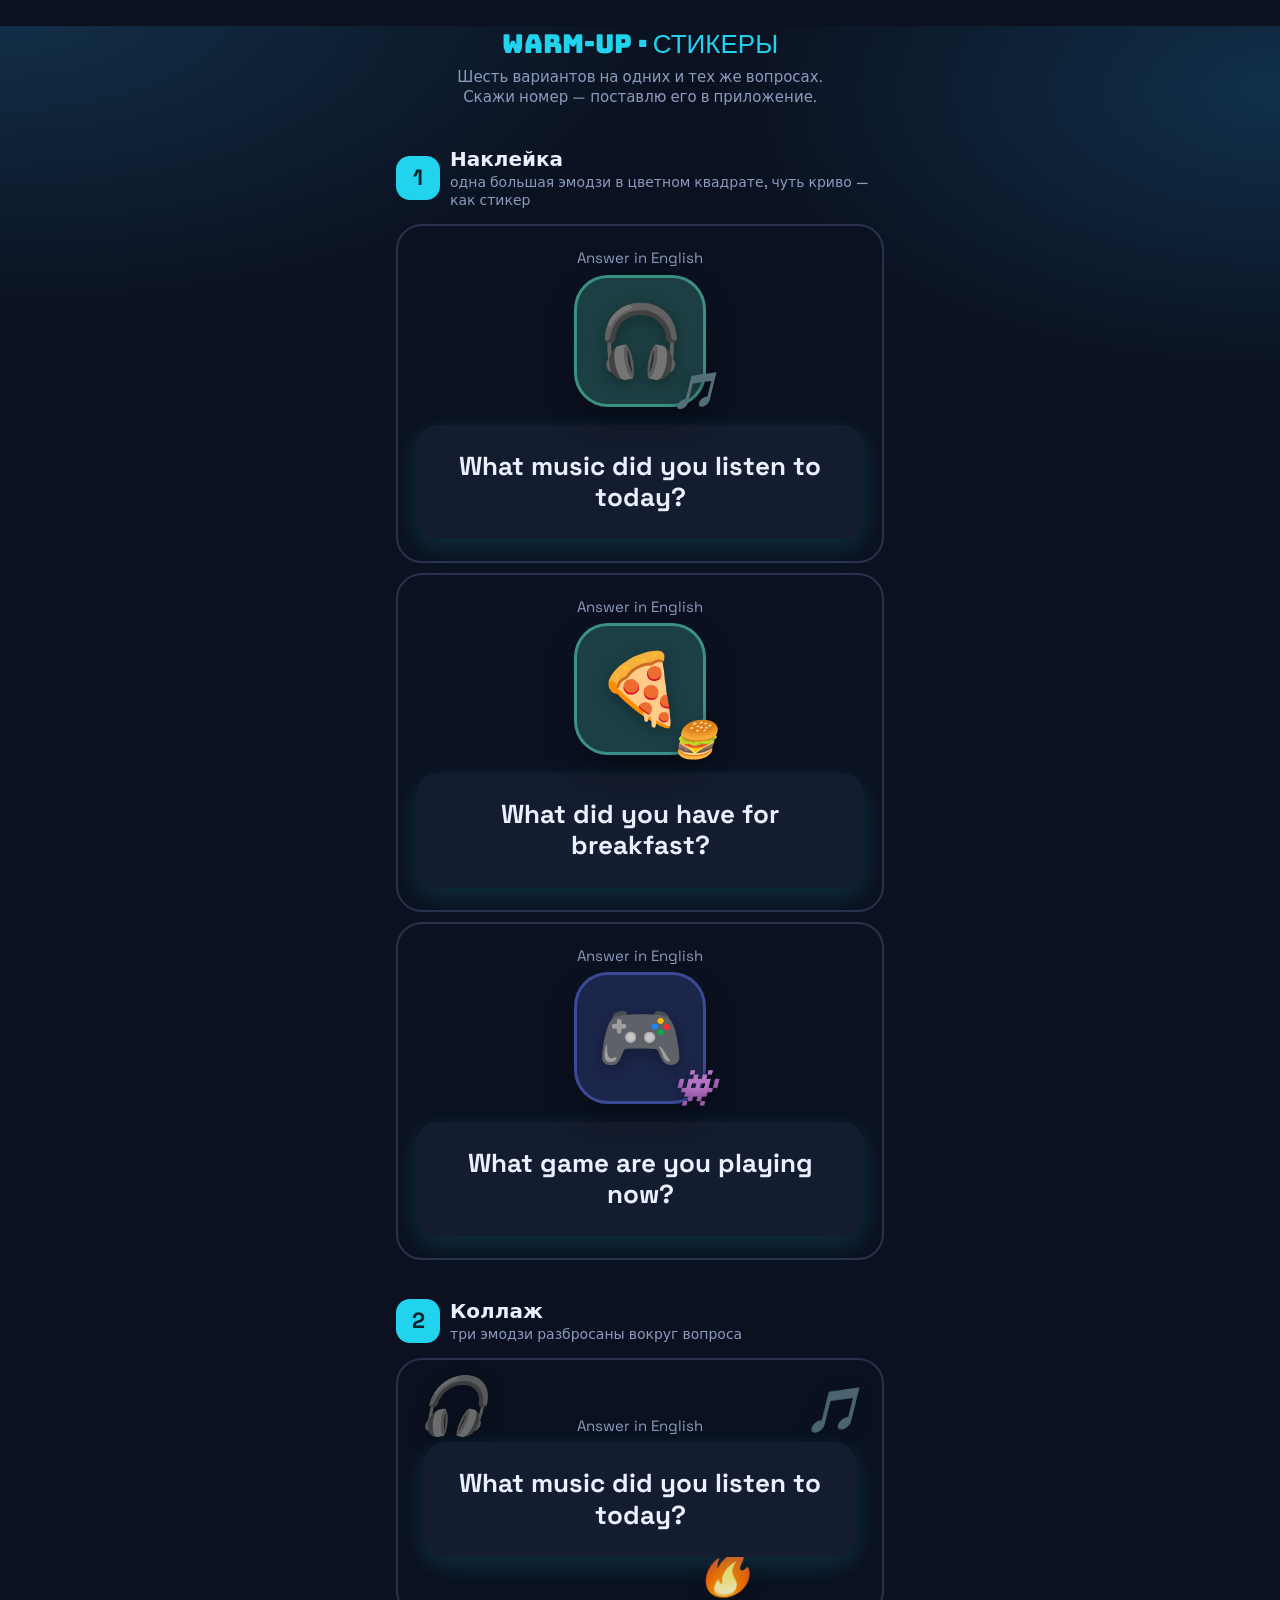
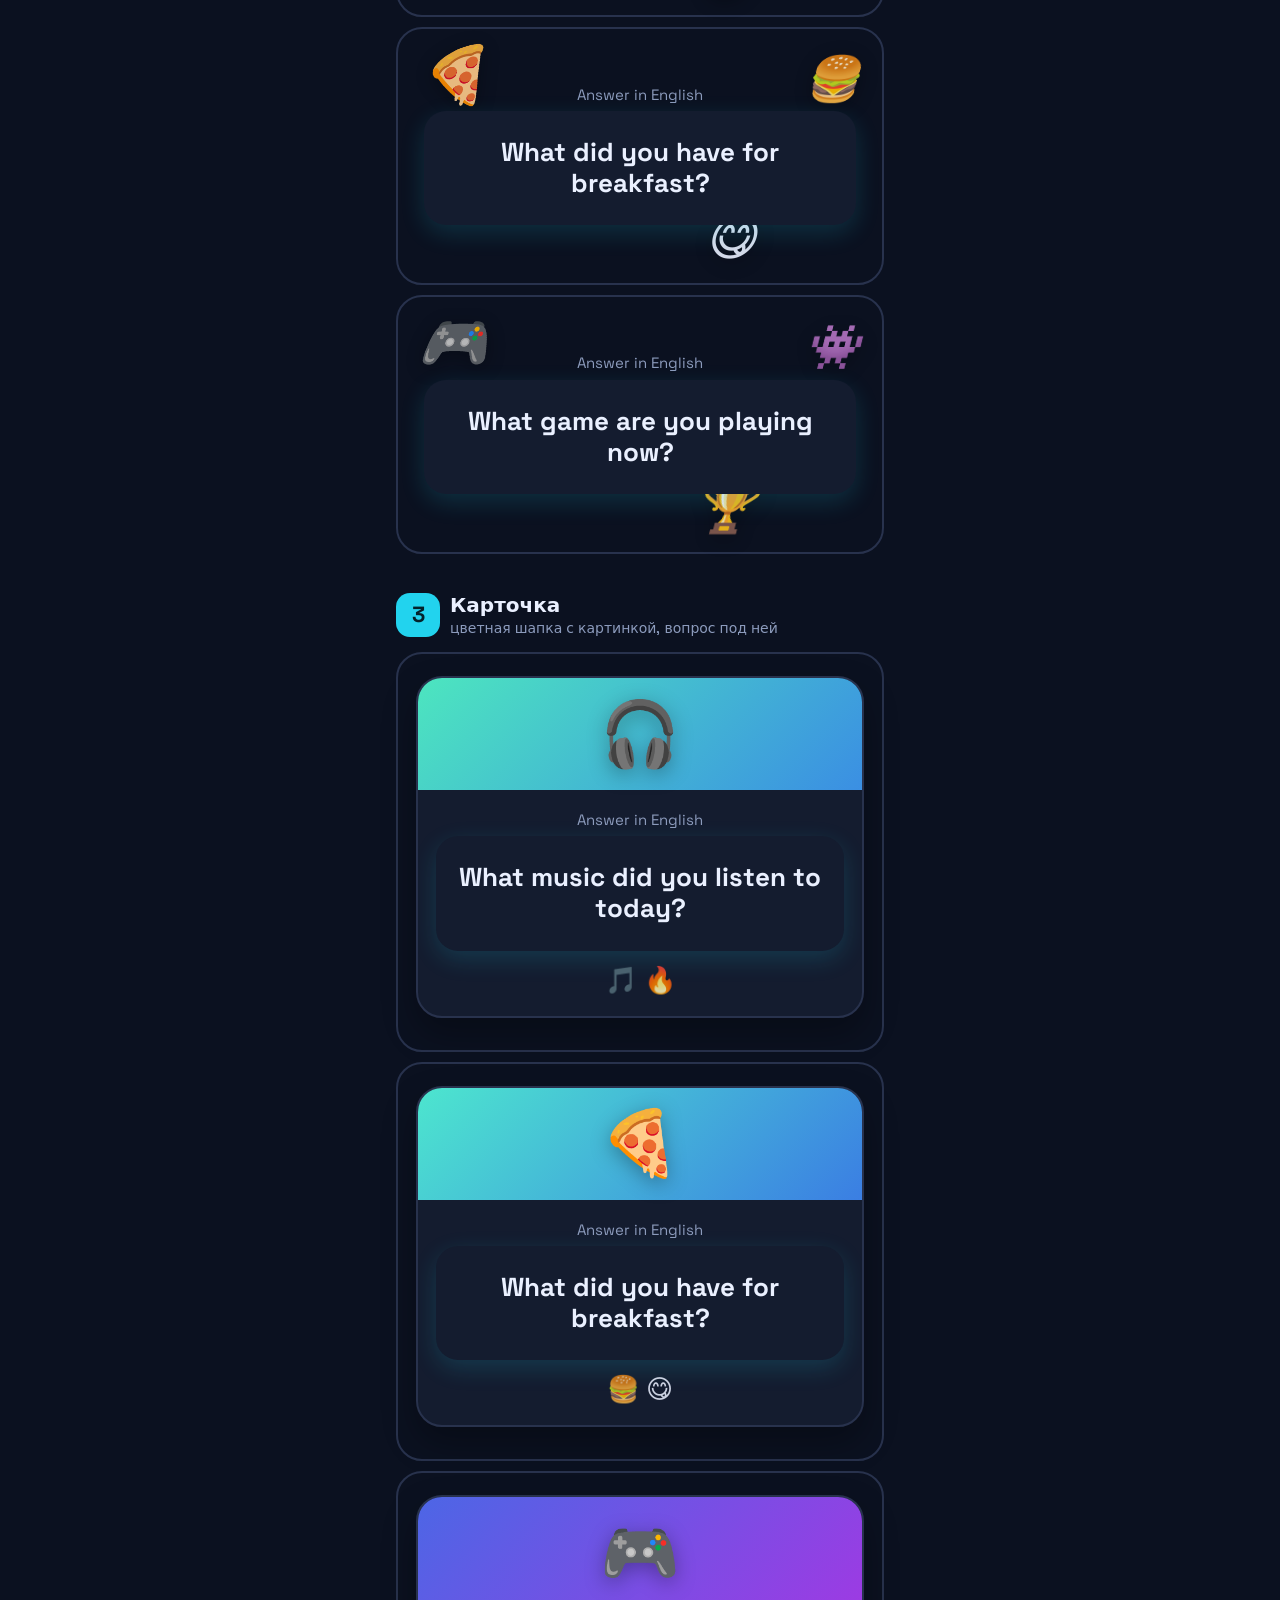
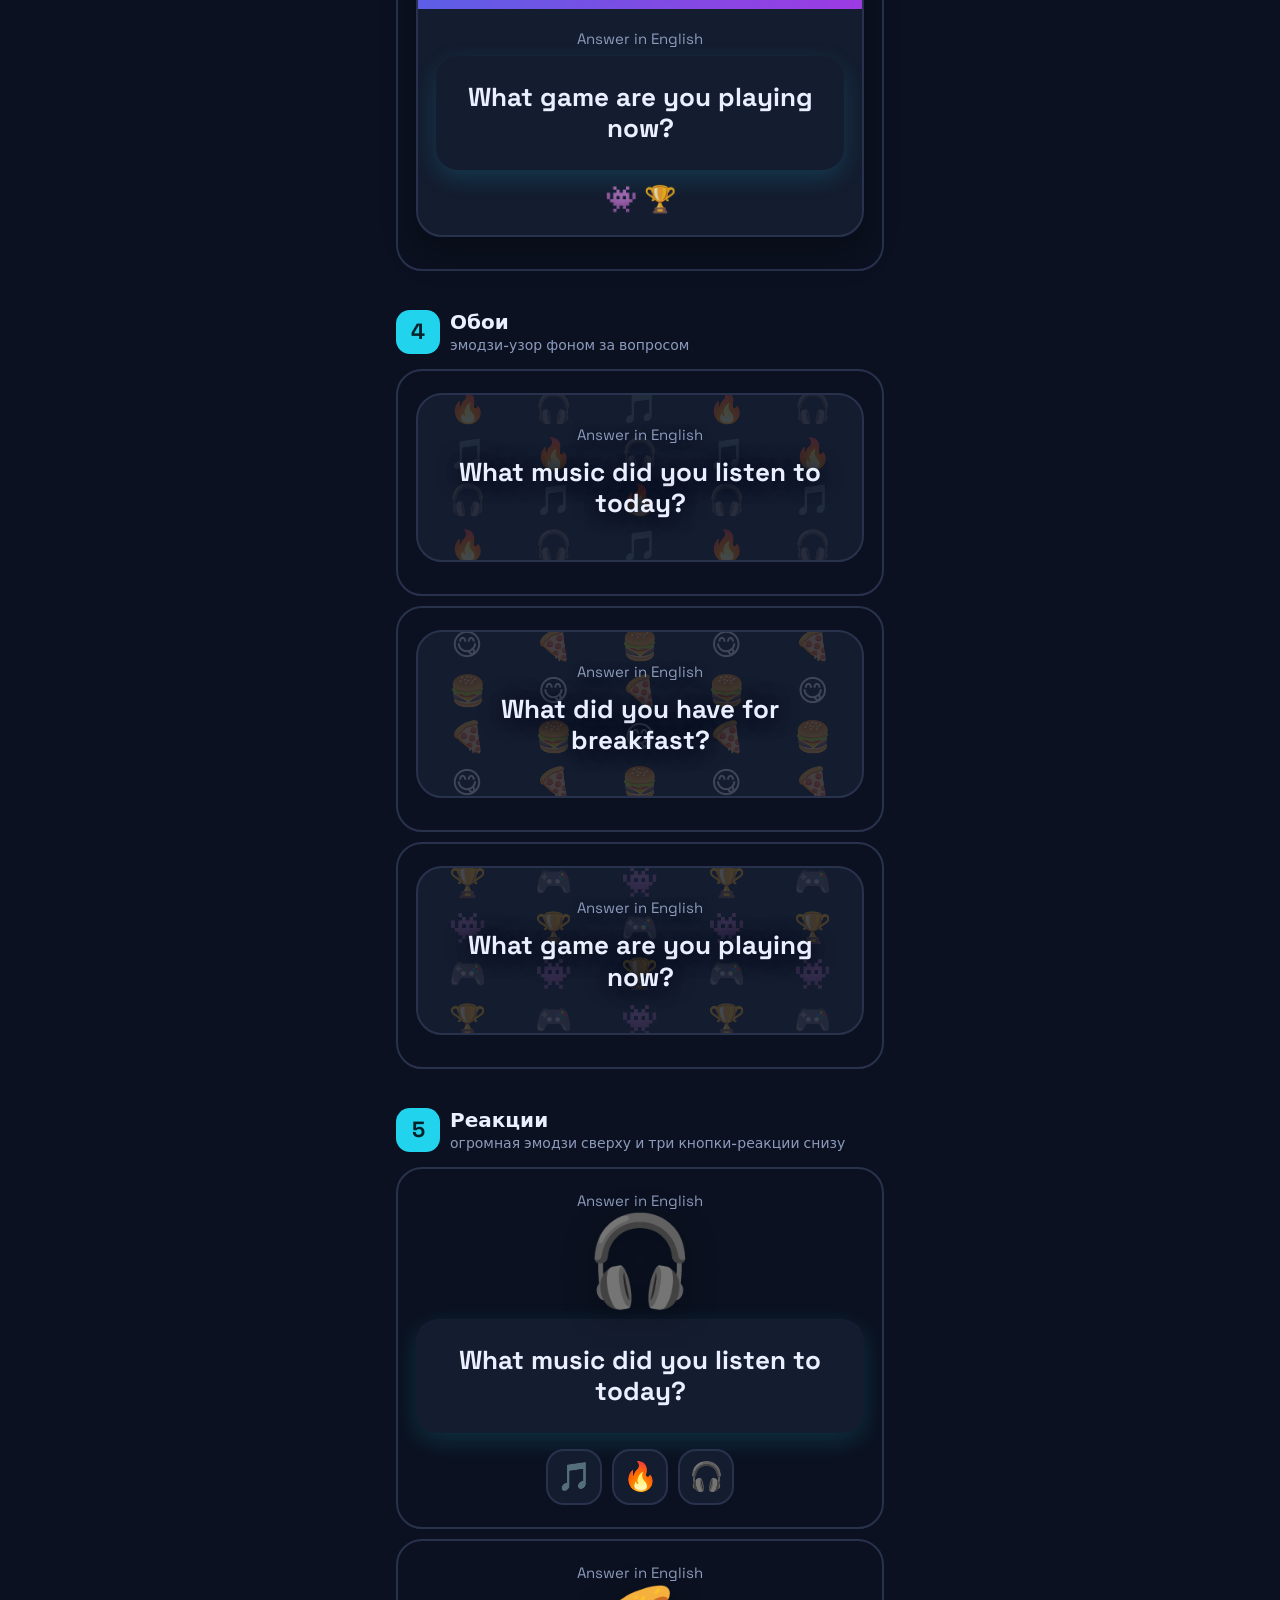
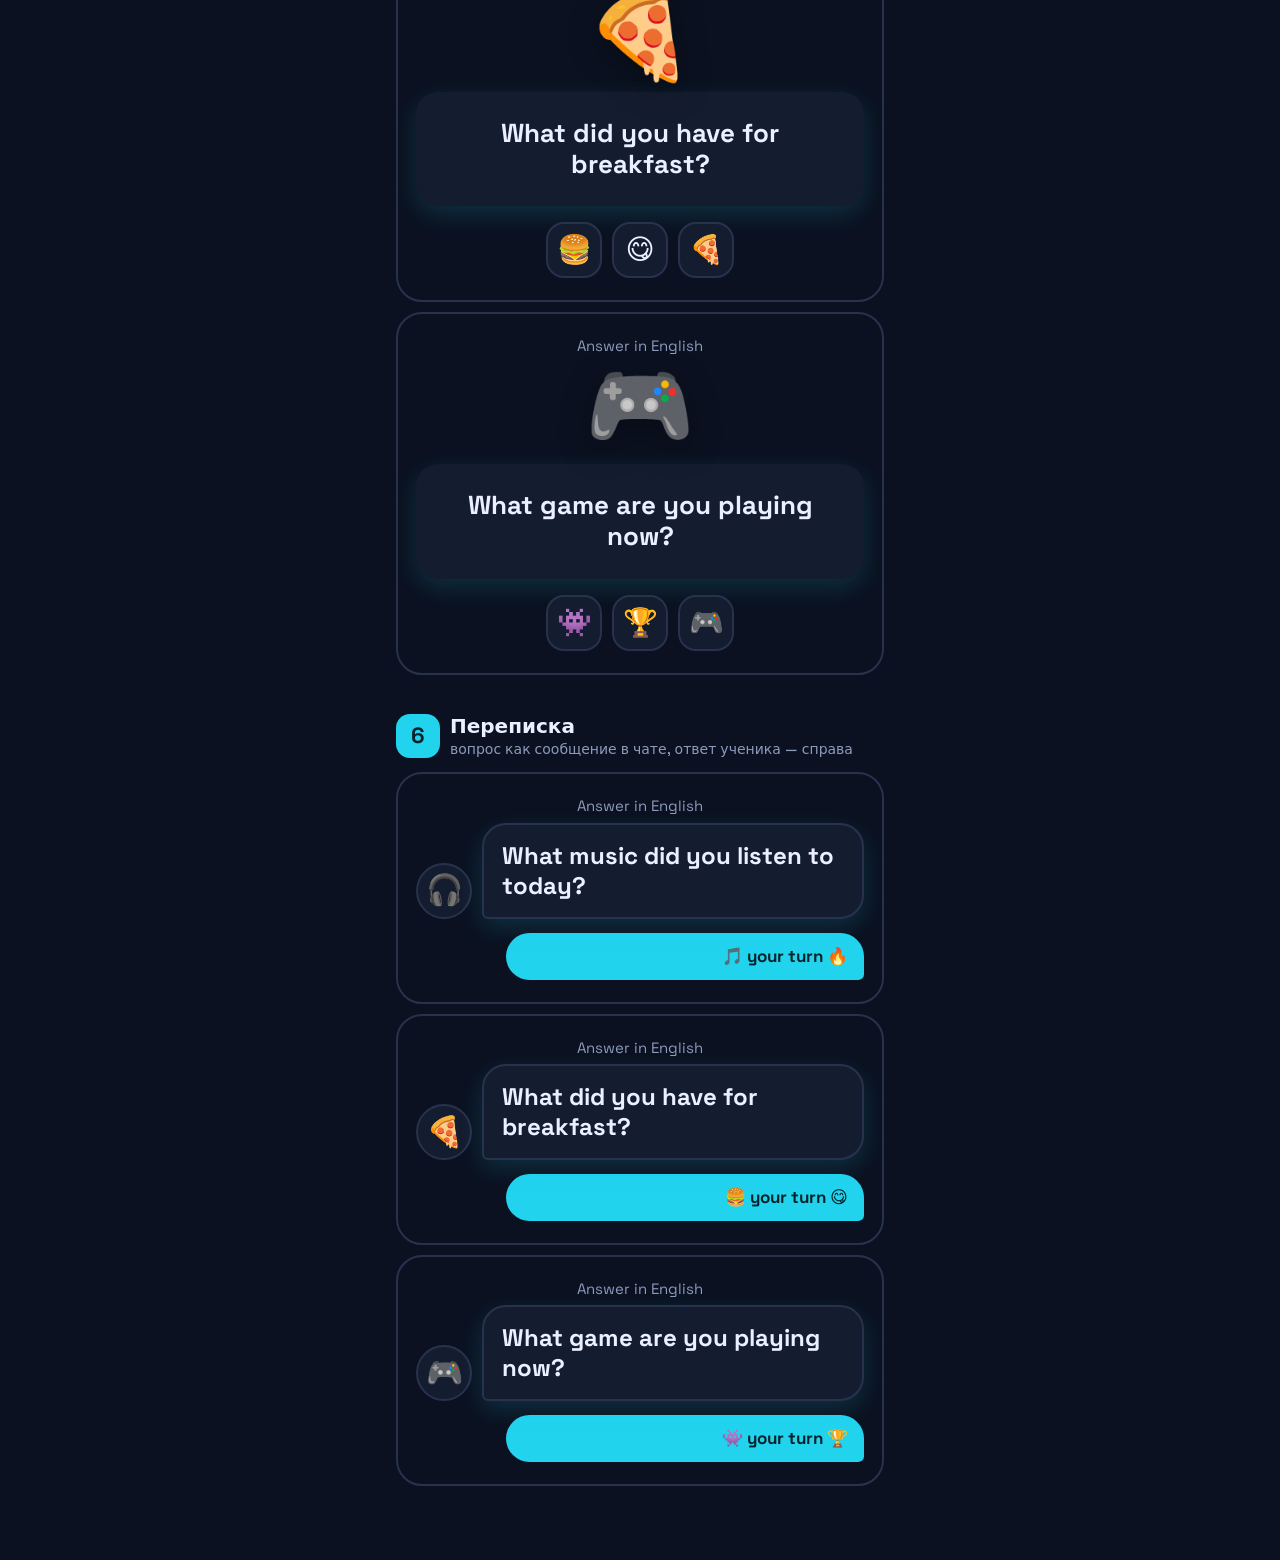
<file: preview-stickers.html>
<!DOCTYPE html>
<!-- Превью стикеров для Warm-up. Открыть в браузере, выбрать номер.
     Этот файл в GitHub заливать НЕ нужно — он только чтобы посмотреть. -->
<html lang="ru" data-theme="midnight">
<head>
<meta charset="utf-8">
<meta name="viewport" content="width=device-width, initial-scale=1">
<title>WORD DROP · стикеры для Warm-up</title>
<link rel="preconnect" href="https://fonts.googleapis.com">
<link rel="preconnect" href="https://fonts.gstatic.com" crossorigin>
<link href="https://fonts.googleapis.com/css2?family=Bungee&family=Fredoka:wght@400;500;600;700&family=Outfit:wght@400;500;600;700;800&family=Space+Grotesk:wght@400;500;600;700&display=swap" rel="stylesheet">
<link rel="stylesheet" href="style.css">
<style>
  body{padding:0 0 60px}
  .pv{max-width:520px;margin:0 auto;padding:0 16px}
  .pv-h{font-family:Bungee,sans-serif;font-size:26px;text-align:center;margin:26px 0 6px;color:var(--accent)}
  .pv-s{text-align:center;color:var(--muted);margin-bottom:30px;font-size:15px}
  .pv-num{
    display:flex;align-items:center;gap:10px;margin:38px 0 14px;
  }
  .pv-num b{
    width:44px;height:44px;border-radius:14px;background:var(--accent);color:var(--accent-ink);
    display:flex;align-items:center;justify-content:center;font-size:22px;font-weight:800;flex:0 0 44px;
  }
  .pv-num span{font-size:20px;font-weight:800}
  .pv-num em{color:var(--muted);font-size:14px;font-style:normal;display:block;font-weight:500}
  .pv-box{
    background:var(--bg);border:2px solid var(--line);border-radius:26px;padding:22px 18px;
    margin-bottom:14px;
  }
  .pv-box + .pv-box{margin-top:-4px}
</style>
</head>
<body>

<div class="pv">
  <div class="pv-h">WARM-UP · СТИКЕРЫ</div>
  <div class="pv-s">Шесть вариантов на одних и тех же вопросах.<br>Скажи номер — поставлю его в приложение.</div>
  <div id="out"></div>
</div>

<script src="data.js"></script>
<script src="core.js"></script>
<script src="stickers.js"></script>
<script>
  var DEMO = [
    'What music did you listen to today?',
    'What did you have for breakfast?',
    'What game are you playing now?'
  ];
  var STYLES = [
    ['sticker',  'Наклейка',    'одна большая эмодзи в цветном квадрате, чуть криво — как стикер'],
    ['collage',  'Коллаж',      'три эмодзи разбросаны вокруг вопроса'],
    ['polaroid', 'Карточка',    'цветная шапка с картинкой, вопрос под ней'],
    ['wall',     'Обои',        'эмодзи-узор фоном за вопросом'],
    ['reaction', 'Реакции',     'огромная эмодзи сверху и три кнопки-реакции снизу'],
    ['bubble',   'Переписка',   'вопрос как сообщение в чате, ответ ученика — справа']
  ];

  var html = '';
  STYLES.forEach(function (s, i) {
    document.documentElement.setAttribute('data-sticker', s[0]);
    html += '<div class="pv-num"><b>' + (i + 1) + '</b><span>' + s[1] +
            '<em>' + s[2] + '</em></span></div>';
    DEMO.forEach(function (q) {
      html += '<div class="pv-box">' + WD.qCard(q, 'Answer in English') + '</div>';
    });
  });
  document.getElementById('out').innerHTML = html;
  document.documentElement.setAttribute('data-sticker', 'sticker');
</script>
</body>
</html>
</file>
<file: style.css>
/* ============================================================
   THEMES. Активная тема — атрибут data-theme на <html>.
   Каждая тема = палитра + свой шрифт.
   ============================================================ */

[data-theme="mint"]{
  --ok-ink:#FFFFFF;
  --bg:#D9F5E9;
  --bg-img:radial-gradient(90% 60% at 10% 0%,#B9F0D8 0%,transparent 60%),radial-gradient(80% 60% at 100% 10%,#BEE8FF 0%,transparent 55%); --surface:#FFFFFF; --surface-2:#E4F5EC; --line:#CDE9DC;
  --ink:#0E2A20; --muted:#6B8F80;
  --accent:#12B981; --accent-ink:#04231A; --accent-2:#5AD8A6;
  --accent-grad:linear-gradient(135deg,#12B981,#5AD8A6);
  --ok:#12B981; --bad:#F2545B; --font:'Fredoka'; --r:22px;
  --shadow:0 6px 18px rgba(18,185,129,.12);
}
[data-theme="grape"]{
  --ok-ink:#06281A;
  --bg:#140F26;
  --bg-img:radial-gradient(90% 60% at 0% 0%,#3A2270 0%,transparent 60%),radial-gradient(80% 60% at 100% 10%,#5B1E52 0%,transparent 55%); --surface:#1F1838; --surface-2:#2A2049; --line:#372B5E;
  --ink:#F4F0FF; --muted:#A99CD0;
  --accent:#A855F7; --accent-ink:#FFFFFF; --accent-2:#F472B6;
  --accent-grad:linear-gradient(135deg,#A855F7,#F472B6);
  --ok:#4ADE80; --bad:#FB7185; --font:'Space Grotesk'; --r:20px;
  --shadow:0 8px 26px rgba(168,85,247,.22);
}
[data-theme="peach"]{
  --ok-ink:#FFFFFF;
  --bg:#FFE6D2;
  --bg-img:radial-gradient(90% 60% at 0% 0%,#FFD1AE 0%,transparent 60%),radial-gradient(80% 60% at 100% 8%,#FFE7A6 0%,transparent 55%); --surface:#FFFFFF; --surface-2:#FFE9D6; --line:#F6D9BF;
  --ink:#3A2415; --muted:#9A7B62;
  --accent:#FF7A45; --accent-ink:#FFFFFF; --accent-2:#FFB25E;
  --accent-grad:linear-gradient(135deg,#FF7A45,#FFB25E);
  --ok:#2BB673; --bad:#E8434F; --font:'Fredoka'; --r:24px;
  --shadow:0 6px 18px rgba(255,122,69,.14);
}
[data-theme="sky"]{
  --ok-ink:#FFFFFF;
  --bg:#DDE6FF;
  --bg-img:radial-gradient(90% 60% at 0% 0%,#C6D6FF 0%,transparent 60%),radial-gradient(80% 60% at 100% 5%,#E2D2FF 0%,transparent 55%); --surface:#FFFFFF; --surface-2:#E6EDFF; --line:#D3DEFA;
  --ink:#111A33; --muted:#71809F;
  --accent:#4C6FFF; --accent-ink:#FFFFFF; --accent-2:#8B5CF6;
  --accent-grad:linear-gradient(135deg,#4C6FFF,#8B5CF6);
  --ok:#22A06B; --bad:#F04438; --font:'Outfit'; --r:20px;
  --shadow:0 6px 18px rgba(76,111,255,.13);
}
[data-theme="midnight"]{
  --ok-ink:#04231A;
  --bg:#0B1120;
  --bg-img:radial-gradient(90% 60% at 0% 0%,#123049 0%,transparent 60%),radial-gradient(80% 60% at 100% 10%,#10304A 0%,transparent 55%); --surface:#141C2F; --surface-2:#1D2740; --line:#28324D;
  --ink:#EAF0FF; --muted:#8C9BBC;
  --accent:#22D3EE; --accent-ink:#04222A; --accent-2:#38BDF8;
  --accent-grad:linear-gradient(135deg,#22D3EE,#38BDF8);
  --ok:#34D399; --bad:#FB7185; --font:'Space Grotesk'; --r:18px;
  --shadow:0 8px 24px rgba(34,211,238,.16);
}
[data-theme="bubble"]{
  --ok-ink:#FFFFFF;
  --bg:#FFE1F0;
  --bg-img:radial-gradient(90% 60% at 0% 0%,#FFC3DF 0%,transparent 60%),radial-gradient(80% 60% at 100% 8%,#E2CCFF 0%,transparent 55%); --surface:#FFFFFF; --surface-2:#FFE7F2; --line:#FBD3E5;
  --ink:#3B0F27; --muted:#A9738C;
  --accent:#FF4D94; --accent-ink:#FFFFFF; --accent-2:#B15CFF;
  --accent-grad:linear-gradient(135deg,#FF4D94,#B15CFF);
  --ok:#25B36B; --bad:#F2394D; --font:'Fredoka'; --r:26px;
  --shadow:0 6px 20px rgba(255,77,148,.16);
}
[data-theme="forest"]{
  --ok-ink:#12200A;
  --bg:#0F1A14;
  --bg-img:radial-gradient(90% 60% at 0% 0%,#1D3A22 0%,transparent 60%),radial-gradient(80% 60% at 100% 10%,#26402A 0%,transparent 55%); --surface:#172519; --surface-2:#1F3123; --line:#2A4030;
  --ink:#EDF7EE; --muted:#8FAE97;
  --accent:#A3E635; --accent-ink:#12200A; --accent-2:#4ADE80;
  --accent-grad:linear-gradient(135deg,#A3E635,#4ADE80);
  --ok:#A3E635; --bad:#FB7185; --font:'Space Grotesk'; --r:18px;
  --shadow:0 8px 22px rgba(163,230,53,.14);
}
[data-theme="sand"]{
  --ok-ink:#FFFFFF;
  --bg:#F0E4CE;
  --bg-img:radial-gradient(90% 60% at 0% 0%,#E7D5B4 0%,transparent 60%),radial-gradient(80% 60% at 100% 8%,#D8E3BE 0%,transparent 55%); --surface:#FFFFFF; --surface-2:#EFE7D8; --line:#E0D5C0;
  --ink:#2C2418; --muted:#8C7B62;
  --accent:#C2703D; --accent-ink:#FFFFFF; --accent-2:#8A9A5B;
  --accent-grad:linear-gradient(135deg,#C2703D,#8A9A5B);
  --ok:#4F8A4F; --bad:#C0392B; --font:'Outfit'; --r:16px;
  --shadow:0 5px 16px rgba(120,90,50,.12);
}
[data-theme="ink"]{
  --ok-ink:#12200A;
  --bg:#0A0A0A;
  --bg-img:radial-gradient(90% 60% at 0% 0%,#1A1A0C 0%,transparent 60%),radial-gradient(80% 60% at 100% 10%,#15150A 0%,transparent 55%); --surface:#141414; --surface-2:#1E1E1E; --line:#2A2A2A;
  --ink:#FFFFFF; --muted:#8A8A8A;
  --accent:#FDE047; --accent-ink:#141000; --accent-2:#FFFFFF;
  --accent-grad:linear-gradient(135deg,#FDE047,#FACC15);
  --ok:#A3E635; --bad:#FF5A5A; --font:'Space Grotesk'; --r:14px;
  --shadow:none;
}
[data-theme="candy"]{
  --ok-ink:#FFFFFF;
  --bg:#E6DDFF;
  --bg-img:radial-gradient(90% 60% at 0% 0%,#D6C6FF 0%,transparent 60%),radial-gradient(80% 60% at 100% 8%,#BFF3FF 0%,transparent 55%); --surface:#FFFFFF; --surface-2:#EAE4FF; --line:#DCD2FF;
  --ink:#1B1240; --muted:#7C71A8;
  --accent:#7C3AED; --accent-ink:#FFFFFF; --accent-2:#22D3EE;
  --accent-grad:linear-gradient(135deg,#7C3AED,#22D3EE);
  --ok:#16A34A; --bad:#EF4444; --font:'Outfit'; --r:22px;
  --shadow:0 6px 18px rgba(124,58,237,.14);
}

*{box-sizing:border-box;-webkit-tap-highlight-color:transparent}
html,body{margin:0;padding:0;background:var(--bg);color:var(--ink);min-height:100%}
body{
  background-image:var(--bg-img);background-attachment:fixed;
  font-family:var(--font),"Helvetica Neue",system-ui,-apple-system,sans-serif;
  font-size:17px;line-height:1.35;-webkit-font-smoothing:antialiased;overscroll-behavior-y:none;
}
button{font-family:inherit;color:inherit;border:0;background:none;cursor:pointer}
input,select{font-family:inherit;font-size:17px;color:inherit}
.hidden{display:none!important}
.muted{color:var(--muted)}
.center{text-align:center}

.wrap{max-width:560px;margin:0 auto;padding:0 16px calc(104px + env(safe-area-inset-bottom))}

/* ---------- шапка ---------- */
.top{
  position:sticky;top:0;z-index:30;background:transparent;backdrop-filter:blur(8px);
  display:flex;align-items:center;gap:8px;padding:20px 2px 16px;
}
.logo{flex:1;display:flex;align-items:center;min-width:0}
.logo i{
  font-family:'Bungee',var(--font),sans-serif;font-style:normal;font-size:19px;letter-spacing:.4px;
  background:var(--accent-grad);color:var(--accent-ink);
  padding:8px 14px;border-radius:13px;display:inline-block;
  transform:rotate(-3deg);box-shadow:0 3px 0 rgba(0,0,0,.18);white-space:nowrap;
}
.pill{border:2px solid var(--line);border-radius:999px;padding:7px 13px;
  font-weight:700;font-size:15px;white-space:nowrap;background:var(--surface)}
.pill.on{border-color:var(--accent);color:var(--accent)}
.pill.xp{background:var(--accent-grad);color:var(--accent-ink);border-color:transparent}

/* ---------- общие блоки ---------- */
.card{background:var(--surface);border-radius:var(--r);padding:16px;margin-bottom:12px;box-shadow:var(--shadow)}
.h{font-weight:700;font-size:14px;color:var(--muted);letter-spacing:.3px;
  margin:22px 2px 10px;display:flex;justify-content:space-between;align-items:center;gap:8px;
  text-transform:uppercase}
.h b{color:var(--ink)}

/* карточки групп: New words / Speaking phrases */
.groups{display:grid;grid-template-columns:1fr 1fr;gap:12px}
.group{
  background:var(--surface);border-radius:var(--r);padding:16px 14px;text-align:left;
  box-shadow:var(--shadow);border:3px solid transparent;
}
.group.on{border-color:var(--accent)}
.group .gn{font-weight:700;font-size:17px;line-height:1.2}
.group .gs{color:var(--muted);font-size:13px;margin-top:6px}
.bar{height:8px;background:var(--surface-2);border-radius:999px;overflow:hidden;margin-top:12px}
.bar i{display:block;height:100%;background:var(--accent-grad);border-radius:999px;transition:width .4s}

.topic-head{
  background:var(--accent-grad);color:var(--accent-ink);border-radius:var(--r);
  padding:20px;margin-bottom:14px;box-shadow:var(--shadow);
}
.topic-head .te{font-size:34px;line-height:1}
.topic-head .tt{font-weight:700;font-size:28px;margin-top:6px;letter-spacing:-.5px}
.topic-head .ts{opacity:.8;font-size:14px;margin-top:4px}

/* ---------- активности ---------- */
.acts{display:grid;grid-template-columns:1fr 1fr;gap:12px}
.act{
  background:var(--surface);border-radius:var(--r);padding:18px 15px;text-align:left;
  box-shadow:var(--shadow);transition:transform .1s;min-height:120px;
  display:flex;flex-direction:column;justify-content:space-between;gap:10px;
}
.act:active{transform:scale(.97)}
.act .ico{font-size:28px}
.act .nm{font-weight:700;font-size:17px;line-height:1.15}
.act .sub{color:var(--muted);font-size:13px;margin-top:4px;line-height:1.3}
.act.wide{grid-column:1/-1;min-height:0;flex-direction:row;align-items:center;
  justify-content:flex-start;gap:14px}
.act.accent{background:var(--accent-grad);color:var(--accent-ink)}
.act.accent .sub{color:var(--accent-ink);opacity:.8}

/* ---------- кнопки ---------- */
.btn{
  display:block;width:100%;border-radius:16px;padding:18px 14px;font-weight:700;
  font-size:18px;margin-top:12px;text-align:center;line-height:1.2;
}
.btn-o{background:var(--accent-grad);color:var(--accent-ink)}
.btn-g{background:var(--surface-2);color:var(--ink);border:2px solid var(--line)}
.btn-green{background:var(--ok);color:var(--ok-ink)}
.btn:disabled{opacity:.45}
.row2{display:grid;grid-template-columns:1fr 1fr;gap:10px}
.row2 .btn{margin-top:0}

/* ---------- вкладки ---------- */
.tabs{
  position:fixed;left:50%;transform:translateX(-50%);bottom:calc(12px + env(safe-area-inset-bottom));
  width:min(528px,calc(100% - 24px));background:var(--surface);border:2px solid var(--line);
  border-radius:22px;display:flex;padding:6px;z-index:40;box-shadow:var(--shadow);
}
.tab{
  flex:1;border-radius:17px;padding:10px 2px;font-size:12px;font-weight:700;color:var(--muted);
  display:flex;flex-direction:column;align-items:center;gap:4px;
}
.tab span{font-size:19px;line-height:1}
.tab.on{background:var(--accent-grad);color:var(--accent-ink)}

/* ---------- список слов ---------- */
.word{
  display:flex;gap:12px;align-items:center;background:var(--surface);
  border-radius:16px;padding:14px;margin-bottom:8px;box-shadow:var(--shadow);
}
.word .en{font-weight:700;font-size:17px}
.word .ru{color:var(--muted);font-size:14px;margin-top:2px}
.word .st{font-size:12px;font-weight:700;color:var(--muted);white-space:nowrap}
.word.known{box-shadow:inset 4px 0 0 var(--ok),var(--shadow)}

/* ============================================================
   ЭКРАН ЗАДАНИЯ — крупно и по центру
   ============================================================ */
.screen{
  position:fixed;inset:0;background:var(--bg);background-image:var(--bg-img);background-attachment:fixed;z-index:60;overflow-y:auto;
  display:flex;flex-direction:column;align-items:center;
}
.sc-top{
  position:sticky;top:0;background:transparent;backdrop-filter:blur(8px);display:flex;align-items:center;gap:12px;
  padding:16px;z-index:2;width:100%;max-width:600px;
}
.sc-title{font-weight:700;font-size:17px;flex:1;text-align:center}
.x{font-size:30px;line-height:1;color:var(--muted);width:34px;text-align:left}
.counter{font-weight:700;font-size:16px;color:var(--muted);min-width:34px;text-align:right}
.sc-in{
  width:100%;max-width:600px;padding:0 16px calc(28px + env(safe-area-inset-bottom));
  flex:1;display:flex;flex-direction:column;justify-content:center;gap:4px;
}
.q-label{color:var(--muted);font-size:15px;text-align:center;margin-bottom:6px}

.flash{
  background:var(--surface);border-radius:28px;min-height:min(46vh,340px);padding:30px 22px;
  display:flex;flex-direction:column;align-items:center;justify-content:center;gap:14px;
  text-align:center;box-shadow:var(--shadow);border:3px solid var(--line);
}
.flash .big{font-size:34px;font-weight:700;letter-spacing:-.6px;line-height:1.15}
.flash .tr{font-size:26px;color:var(--accent);font-weight:700}
.flash .tip{color:var(--muted);font-size:15px}
.flash .emoji{font-size:52px;line-height:1}

.match-grid{display:grid;grid-template-columns:1fr 1fr;gap:10px}
.mcell{
  background:var(--surface);border:2px solid var(--line);border-radius:18px;padding:16px 10px;
  font-size:16px;font-weight:700;text-align:center;min-height:78px;
  display:flex;align-items:center;justify-content:center;line-height:1.25;box-shadow:var(--shadow);
}
.mcell.sel{border-color:var(--accent);background:var(--surface-2)}
.mcell.ok{border-color:var(--ok);color:var(--ok);opacity:.4}
.mcell.bad{border-color:var(--bad);color:var(--bad)}

.build-target{
  background:var(--surface);border-radius:20px;padding:18px;min-height:96px;
  display:flex;flex-wrap:wrap;gap:9px;align-content:flex-start;border:3px dashed var(--line);
  justify-content:center;align-items:center;
}
.build-pool{display:flex;flex-wrap:wrap;gap:9px;margin-top:16px;justify-content:center}
.chip{
  background:var(--surface);border:2px solid var(--line);border-radius:14px;
  padding:12px 16px;font-weight:700;font-size:18px;box-shadow:var(--shadow);
}
.chip.in{background:var(--accent-grad);color:var(--accent-ink);border-color:transparent}
.chip.ghost{opacity:.2;pointer-events:none}
.ru-hint{color:var(--ink);font-size:22px;font-weight:700;text-align:center;margin:0 0 16px}

.type-in{
  width:100%;background:var(--surface);border:3px solid var(--line);border-radius:18px;
  padding:20px;font-size:24px;font-weight:700;outline:none;text-align:center;
}
.type-in:focus{border-color:var(--accent)}
.type-in.ok{border-color:var(--ok)}
.type-in.bad{border-color:var(--bad)}

/* ============ СТИКЕРЫ К ВОПРОСАМ (варианты оформления) ============ */

/* 1 · sticker — одна большая наклейка */
.sk-one{
  width:132px;height:132px;margin:0 auto 18px;border-radius:34px;
  background:hsl(var(--h) 70% 62% / .22);border:3px solid hsl(var(--h) 70% 62% / .5);
  display:flex;align-items:center;justify-content:center;position:relative;
  box-shadow:0 14px 30px rgba(0,0,0,.28);
}
.sk-one b{font-size:70px;line-height:1;filter:drop-shadow(0 4px 8px rgba(0,0,0,.3))}
.sk-one i{
  position:absolute;right:-14px;bottom:-12px;font-size:36px;
  filter:drop-shadow(0 3px 6px rgba(0,0,0,.35));
}

/* 2 · collage — эмодзи разбросаны вокруг вопроса */
.sk-collage{position:relative;padding:34px 8px 30px;margin-bottom:6px}
.sk-collage i{position:absolute;line-height:1;opacity:.9;filter:drop-shadow(0 4px 10px rgba(0,0,0,.35))}
.sk-collage .c1{font-size:56px;top:-4px;left:2px}
.sk-collage .c2{font-size:44px;top:6px;right:4px}
.sk-collage .c3{font-size:50px;bottom:-8px;right:24%}
.sk-collage .big-q{position:relative;z-index:1}

/* 3 · polaroid — карточка с цветной шапкой */
.sk-pol{
  background:var(--surface);border:2px solid var(--line);border-radius:26px;overflow:hidden;
  box-shadow:0 16px 34px rgba(0,0,0,.3);margin-bottom:10px;
}
.sk-pol-top{
  height:112px;display:flex;align-items:center;justify-content:center;
  background:linear-gradient(135deg,hsl(var(--h) 75% 60%),hsl(calc(var(--h) + 45) 75% 56%));
}
.sk-pol-top span{font-size:64px;filter:drop-shadow(0 5px 10px rgba(0,0,0,.3))}
.sk-pol-body{padding:20px 18px 18px}
.sk-pol-foot{margin-top:12px;font-size:26px;text-align:center;opacity:.85}

/* 4 · wall — эмодзи-обои позади вопроса */
.sk-wall{position:relative;border-radius:26px;overflow:hidden;margin-bottom:10px;
  border:2px solid var(--line);background:var(--surface)}
.sk-wall-bg{
  position:absolute;inset:0;display:grid;grid-template-columns:repeat(5,1fr);
  align-content:center;gap:16px 0;justify-items:center;padding:0 6px;
  opacity:.2;font-size:30px;line-height:1;pointer-events:none;overflow:hidden;
}
.sk-wall-in{position:relative;padding:30px 18px 34px}
/* вопрос лежит прямо на обоях — без своей подложки, чтобы узор было видно */
.sk-wall-in .big-q{background:none;box-shadow:none;padding:6px 4px;
  text-shadow:0 2px 12px var(--bg),0 0 22px var(--bg)}
.sk-wall-in .q-label{text-shadow:0 2px 10px var(--bg)}

/* 5 · reaction — большая эмодзи + строка реакций */
.sk-react-big{font-size:88px;text-align:center;line-height:1;margin:2px 0 14px;
  filter:drop-shadow(0 8px 16px rgba(0,0,0,.32))}
.sk-react-row{display:flex;justify-content:center;gap:10px;margin-top:16px}
.sk-react-row span{
  width:56px;height:56px;border-radius:18px;background:var(--surface);border:2px solid var(--line);
  display:flex;align-items:center;justify-content:center;font-size:28px;
}

/* 6 · bubble — переписка */
.sk-bub{display:flex;align-items:flex-end;gap:10px;margin:6px 0 4px}
.sk-bub-av{
  width:56px;height:56px;flex:0 0 56px;border-radius:50%;background:var(--surface);
  border:2px solid var(--line);display:flex;align-items:center;justify-content:center;font-size:30px;
}
.sk-bub-txt{
  background:var(--surface);border:2px solid var(--line);border-radius:24px 24px 24px 6px;
  padding:16px 18px;font-size:24px;font-weight:700;line-height:1.25;box-shadow:var(--shadow);
}
.sk-bub-me{
  margin:14px 0 0 auto;max-width:80%;background:var(--accent);color:var(--accent-ink);
  border-radius:24px 24px 6px 24px;padding:12px 16px;font-weight:700;text-align:right;
}

/* поле с кодом переноса прогресса */
.code{
  width:100%;min-height:170px;background:var(--surface);border:3px solid var(--line);
  border-radius:18px;padding:16px;font-family:ui-monospace,Menlo,Consolas,monospace;
  font-size:13px;line-height:1.4;color:inherit;outline:none;resize:vertical;
  word-break:break-all;margin-bottom:14px;
}
.code:focus{border-color:var(--accent)}

.sprint-q{font-size:32px;font-weight:700;text-align:center;margin:10px 0 22px;line-height:1.15}
.opt{
  background:var(--surface);border:2px solid var(--line);border-radius:18px;padding:18px;
  font-weight:700;font-size:18px;width:100%;text-align:center;margin-bottom:10px;box-shadow:var(--shadow);
}
.opt.ok{border-color:var(--ok);color:var(--ok)}
.opt.bad{border-color:var(--bad);color:var(--bad)}
.hud{display:flex;justify-content:space-between;align-items:center;font-weight:700;font-size:18px}
.hud .t{color:var(--accent)}
.combo{text-align:center;font-weight:700;color:var(--accent);font-size:15px;height:22px}

.wheel-box{position:relative;width:min(66vw,250px);aspect-ratio:1;margin:8px auto}
.wheel{
  width:100%;height:100%;border-radius:50%;
  background:conic-gradient(var(--accent) 0 60deg,var(--surface-2) 60deg 120deg,
    var(--accent-2) 120deg 180deg,var(--surface-2) 180deg 240deg,
    var(--accent) 240deg 300deg,var(--surface-2) 300deg 360deg);
  transition:transform 2.6s cubic-bezier(.15,.85,.25,1);
  display:flex;align-items:center;justify-content:center;box-shadow:var(--shadow);
}
.wheel b{width:30%;height:30%;border-radius:50%;background:var(--bg);color:var(--ink);
  display:flex;align-items:center;justify-content:center;font-size:26px}
.pointer{position:absolute;top:-8px;left:50%;transform:translateX(-50%);width:0;height:0;
  border-left:13px solid transparent;border-right:13px solid transparent;
  border-top:20px solid var(--ink);z-index:2}
.big-q{
  background:var(--surface);border-radius:22px;padding:26px 20px;font-size:26px;
  font-weight:700;line-height:1.2;text-align:center;box-shadow:var(--shadow);
}

.support{background:var(--surface-2);border-radius:18px;padding:16px;margin-top:14px}
.support .lbl{font-size:13px;font-weight:700;color:var(--muted);margin-bottom:10px;text-align:center}
.support .ph{
  display:inline-block;background:var(--surface);border:2px solid var(--line);
  border-radius:12px;padding:10px 13px;font-size:16px;font-weight:700;margin:0 7px 7px 0;
}
.support .ph.used{background:var(--ok);color:var(--ok-ink);border-color:transparent;text-decoration:line-through}
.support .ph.pick{background:var(--accent-grad);color:var(--accent-ink);border-color:transparent}

.result{text-align:center;padding:20px 10px}
.result .num{font-size:76px;font-weight:700;line-height:1;
  background:var(--accent-grad);-webkit-background-clip:text;background-clip:text;color:transparent}
.result .cap{color:var(--muted);font-weight:700;font-size:15px;margin-top:10px}
.result .msg{margin-top:18px;font-size:19px;font-weight:700}
.result .xp{display:inline-block;margin-top:14px;background:var(--accent-grad);color:var(--accent-ink);
  padding:8px 18px;border-radius:999px;font-weight:700;font-size:18px}

/* ---------- профиль ---------- */
.stat-grid{display:grid;grid-template-columns:1fr 1fr;gap:12px}
.stat{background:var(--surface);border-radius:20px;padding:18px;text-align:center;box-shadow:var(--shadow)}
.stat b{display:block;font-size:32px;font-weight:700;color:var(--accent)}
.stat span{font-size:13px;font-weight:700;color:var(--muted)}
.days{display:flex;gap:6px;margin-top:12px}
.day{flex:1;height:42px;border-radius:13px;background:var(--surface-2);display:flex;
  align-items:center;justify-content:center;font-size:13px;font-weight:700;color:var(--muted)}
.day.on{background:var(--accent-grad);color:var(--accent-ink)}

/* ---------- прочее ---------- */
.toast{
  position:fixed;left:50%;transform:translateX(-50%);bottom:110px;z-index:80;
  background:var(--ink);color:var(--bg);font-weight:700;font-size:16px;
  padding:14px 20px;border-radius:14px;animation:up .18s ease;max-width:88%;text-align:center;
}
@keyframes up{from{opacity:0;transform:translate(-50%,8px)}to{opacity:1;transform:translate(-50%,0)}}

.xp-pop{
  position:fixed;left:50%;top:38%;transform:translateX(-50%);z-index:85;pointer-events:none;
  font-size:44px;font-weight:700;color:var(--accent);animation:fly .9s ease-out forwards;
}
@keyframes fly{
  0%{opacity:0;transform:translate(-50%,10px) scale(.7)}
  25%{opacity:1;transform:translate(-50%,-6px) scale(1.15)}
  100%{opacity:0;transform:translate(-50%,-70px) scale(1)}
}

.empty{background:var(--surface);border-radius:var(--r);padding:28px 18px;text-align:center;box-shadow:var(--shadow)}
.empty p{color:var(--muted);font-size:15px;margin:10px 0 0}

/* ---------- длинная кнопка выбора набора ---------- */
.setbar{
  display:block;width:100%;text-align:left;
  background:var(--surface);color:var(--ink);border:2px solid var(--accent);
  border-radius:var(--r);padding:14px 18px 16px;margin-bottom:6px;box-shadow:var(--shadow);
}
.setbar .sm{font-size:12px;font-weight:700;color:var(--accent);letter-spacing:.6px;
  text-transform:uppercase;margin-bottom:8px}
.setbar .srow{display:flex;align-items:center;gap:14px}
.setbar:active{transform:scale(.99)}
.setbar .se{font-size:30px;line-height:1}
.setbar .si{flex:1;min-width:0}
.setbar .sn{font-weight:700;font-size:20px;line-height:1.15;letter-spacing:-.3px}
.setbar .ss{font-size:13px;color:var(--muted);margin-top:3px}
.setbar .sv{font-size:22px;color:var(--accent)}
.setbar .bar.light{background:var(--surface-2);height:6px;margin-top:9px}
.setbar .bar.light i{background:var(--accent-grad)}

/* ---------- выпадающий список наборов ---------- */
.setbar.open{border-bottom-left-radius:0;border-bottom-right-radius:0;margin-bottom:0}
.dd{
  background:var(--surface);border:2px solid var(--accent);border-top:0;
  border-radius:0 0 var(--r) var(--r);padding:6px 10px 12px;margin-bottom:14px;
  box-shadow:var(--shadow);
}
.dd-h{font-size:12px;font-weight:700;color:var(--muted);letter-spacing:.6px;
  text-transform:uppercase;margin:12px 8px 8px}
.mrow{
  display:flex;align-items:center;gap:12px;width:100%;text-align:left;
  background:var(--surface-2);border:2px solid transparent;border-radius:14px;
  padding:13px;margin-bottom:8px;
}
.mrow.on{border-color:var(--accent)}
.mrow .me{font-size:23px}
.mrow .mt{font-weight:700;font-size:16px;line-height:1.2}
.mrow .ms{color:var(--muted);font-size:13px;margin-top:3px}
.mrow .mc{color:var(--accent);font-weight:700;font-size:18px}

.dd-topic{font-weight:700;font-size:17px;margin:14px 8px 8px;display:flex;align-items:center;gap:8px}
.dd .mrow{margin-left:14px;width:calc(100% - 14px)}

/* ---------- реакция на ошибку ---------- */
@keyframes shake{
  10%,90%{transform:translateX(-2px)} 20%,80%{transform:translateX(4px)}
  30%,50%,70%{transform:translateX(-7px)} 40%,60%{transform:translateX(7px)}
}
.shake{animation:shake .45s}
.wrong-flash{border-color:var(--bad)!important;box-shadow:0 0 0 3px rgba(255,90,90,.28)!important}
.inc{color:var(--bad);font-weight:700;text-align:center;font-size:17px;height:24px;margin-top:4px}
.hintline{color:var(--muted);text-align:center;font-size:15px;margin-top:6px}
.opt.dead{opacity:.35;pointer-events:none}

/* ---------- таблички в грамматике ---------- */
.gtable-wrap{overflow-x:auto;-webkit-overflow-scrolling:touch;margin:14px 0 6px}
.gtable{width:100%;border-collapse:separate;border-spacing:0;font-size:15px;min-width:300px;table-layout:fixed}
.gtable th{
  background:var(--accent-grad);color:var(--accent-ink);font-weight:700;font-size:13px;
  padding:10px 10px;text-align:left;line-height:1.25;
}
.gtable th:first-child{border-radius:14px 0 0 0}
.gtable th:last-child{border-radius:0 14px 0 0}
.gtable td{
  background:var(--surface);padding:11px 10px;border-bottom:1px solid var(--line);
  vertical-align:top;line-height:1.35;overflow-wrap:break-word;
}
.gtable td.k{font-weight:700;color:var(--accent)}
.gtable tr:last-child td:first-child{border-radius:0 0 0 14px}
.gtable tr:last-child td:last-child{border-radius:0 0 14px 0}
.find-cats{margin:8px 0 0}
.tenses{font-size:13px}
.tenses td{vertical-align:top}
.tform{color:var(--muted);font-size:12px;font-weight:600}
.gtable b{color:var(--accent)}
.gtable th b{color:inherit}   /* в шапке акцент не виден — оставляем цвет шапки */
.gnote{color:var(--muted);font-size:14px;line-height:1.45;margin:4px 2px 10px}
.gnote b{color:var(--ink)}

/* ---------- кнопка озвучки на карточке ---------- */
.flash{position:relative}
.say{
  position:absolute;top:14px;right:14px;width:48px;height:48px;border-radius:50%;
  background:var(--surface-2);border:2px solid var(--line);font-size:22px;
  display:flex;align-items:center;justify-content:center;
}
.say:active{background:var(--accent);border-color:transparent;transform:scale(.94)}

/* ---------- конфетти и похвала в конце ---------- */
.conf{position:relative;height:64px;margin-bottom:2px}
.conf i{
  position:absolute;width:9px;height:9px;border-radius:2px;display:block;opacity:0;
  animation:pop-conf .7s ease-out forwards;
}
@keyframes pop-conf{
  0%{opacity:0;transform:translateY(-26px) scale(.4) rotate(0)}
  60%{opacity:1}
  100%{opacity:1;transform:translateY(0) scale(1) rotate(var(--r,120deg))}
}
.praise{
  font-family:'Fredoka',var(--font),sans-serif;font-weight:700;font-size:34px;
  color:var(--accent);text-align:center;line-height:1.1;margin-bottom:2px;
  animation:praise-in .45s cubic-bezier(.2,1.4,.4,1) both;
}
@keyframes praise-in{from{opacity:0;transform:scale(.7)}to{opacity:1;transform:scale(1)}}
.result{padding:10px 10px 4px}

/* ---------- неправильные глаголы ---------- */
.forms{font-size:26px;font-weight:700;color:var(--accent);letter-spacing:-.3px}
.v-ru{display:block;font-size:16px;font-weight:400;color:var(--muted);margin-top:8px}
.gtable td.ru-cell{color:var(--muted);font-size:14px}

/* ---------- вкладка Topics: уроки ---------- */
.lcard{background:var(--surface);border-radius:var(--r);margin-bottom:14px;
  box-shadow:var(--shadow);overflow:hidden}
.lmain{display:flex;align-items:center;gap:12px;width:100%;padding:16px;text-align:left}
.le{font-size:34px;line-height:1}
.lt{font-weight:700;font-size:20px;line-height:1.15}
.ls{color:var(--muted);font-size:14px;margin-top:3px}
.ld{color:var(--muted);font-size:13px;margin-top:5px;opacity:.8}
.lcard.locked{position:relative}
.lcard.locked .lmain{opacity:.32;filter:grayscale(1)}
.lbig{position:absolute;inset:0;display:flex;align-items:center;justify-content:center;pointer-events:none}
.lbig span{width:78px;height:78px;border-radius:50%;display:flex;align-items:center;justify-content:center;
     font-size:38px;background:var(--surface-2);box-shadow:0 8px 22px rgba(0,0,0,.28)}
.lhw{display:flex;align-items:center;justify-content:space-between;gap:10px;width:100%;
     margin:0 16px 16px;width:calc(100% - 32px);font-size:14px;font-weight:700;
     color:var(--accent);background:var(--surface-2);border-radius:14px;padding:11px 13px;
     text-align:left}
.lgo{font-size:26px;color:var(--muted)}

/* просмотр урока */
.lesson-screen{display:flex;flex-direction:column;padding:0}
.lesson-screen .sc-top{padding:14px 16px;flex:0 0 auto;max-width:900px}
.jump{font-size:22px;width:40px;height:40px;border-radius:12px;background:var(--surface-2)}
.lframe-wrap{flex:1;min-height:0;width:100%;max-width:900px;background:#fff;overflow-y:auto;-webkit-overflow-scrolling:touch}
.lframe{width:100%;height:100%;border:0;display:block}
.jumplist{
  position:absolute;left:12px;right:12px;top:64px;max-height:70vh;overflow-y:auto;
  background:var(--surface);border:2px solid var(--line);border-radius:var(--r);
  padding:10px;box-shadow:0 18px 40px rgba(0,0,0,.35);z-index:5;
}
.jrow{display:block;width:100%;text-align:left;padding:13px 12px;font-size:16px;
  font-weight:600;border-bottom:1px solid var(--line);line-height:1.25}
.jrow:last-child{border-bottom:0}

/* ---------- вкладка Homework ---------- */
.hcard{display:block;width:100%;text-align:left;background:var(--surface);
  border-radius:var(--r);padding:16px;margin-bottom:14px;box-shadow:var(--shadow)}
.hrow{display:flex;align-items:center;gap:12px}
.he{font-size:32px;line-height:1}
.htopic{font-size:12px;font-weight:700;letter-spacing:.4px;color:var(--accent);
  text-transform:uppercase;margin-bottom:3px}
.htitle{font-weight:700;font-size:19px;line-height:1.15}
.hsub{color:var(--muted);font-size:13px;margin-top:4px}
.hp{font-weight:800;font-size:17px;color:var(--muted)}

/* текст домашки */
.story{background:var(--surface);border-radius:var(--r);padding:16px 16px 6px;
  box-shadow:var(--shadow);margin-bottom:12px}
.sp{margin:0 0 14px;font-size:17px;line-height:1.5}
.sru{display:block;color:var(--muted);font-size:15px;margin-top:5px;line-height:1.4}
.qlist{padding:14px 16px}
.qq{padding:9px 0;border-bottom:1px solid var(--line);font-size:16px;line-height:1.35}
.qq:last-child{border-bottom:0}
.qq b{color:var(--accent);margin-right:6px}

/* слова в тексте: ничем не выделены, ученик ищет сам */
.w{cursor:pointer;border-radius:4px}
.w.on{color:var(--ok);font-weight:700}
.counter-line{text-align:center;color:var(--muted);font-size:15px;margin:2px 0 12px}
.counter-line b{color:var(--accent);font-size:18px}
.task-note{color:var(--muted);font-size:15px;line-height:1.45;margin:0 2px 10px}
.task-note b{color:var(--ink)}

/* строка задания с галочкой */
.ch-line{display:flex;align-items:center;gap:12px;padding:12px 0;
  border-bottom:1px solid var(--line);font-size:16px;line-height:1.35}
.ch-line:last-child{border-bottom:0}
.ch-line.done{color:var(--muted)}
.ch-say{flex:0 0 42px;width:42px;height:42px;border-radius:50%;
  background:var(--surface-2);border:2px solid var(--line);font-size:19px}
.ch-en{font-weight:700;font-size:17px}
.ch-ru{color:var(--muted);font-size:14px;margin-top:2px}
.tick{flex:0 0 44px;width:44px;height:36px;border-radius:12px;border:2px solid var(--line);
  background:var(--surface-2);font-weight:800;font-size:14px;color:var(--muted)}
.tick.on{background:var(--ok);border-color:var(--ok);color:var(--ok-ink);font-size:16px}

/* пропуски */
.gapbox{padding:14px 16px}
.gline{padding:11px 0;border-bottom:1px solid var(--line);font-size:16px;line-height:2}
.gline:last-of-type{border-bottom:0}
.ginp{width:130px;background:var(--surface-2);border:2px solid var(--line);border-radius:10px;
  padding:6px 10px;font-size:16px;font-weight:700;text-align:center;outline:none}
.ginp:focus{border-color:var(--accent)}
.gword{color:var(--ok);font-weight:800;padding:0 4px}
.gline.ok{color:var(--muted)}

.chips{display:flex;flex-wrap:wrap;gap:8px;margin-bottom:6px}

/* поиск */
.sfield{text-align:left;font-size:19px;margin-bottom:14px}
.mrow.flat{background:transparent;box-shadow:none;border:0}

/* ---------- Lesson check ---------- */
.ck-round{font-size:13px;font-weight:800;letter-spacing:.4px;text-transform:uppercase;
  color:var(--accent);margin:4px 2px 8px}
.ck-card{padding:20px 18px}
.ck-q{font-size:21px;font-weight:700;line-height:1.35}
.ck-use{margin:14px 0 0}
.ck-use .chip{cursor:default}
.ck-a{margin-top:16px;padding-top:14px;border-top:2px dashed var(--line);position:relative;padding-right:52px}
.ck-a-l{font-size:12px;font-weight:700;letter-spacing:.4px;text-transform:uppercase;color:var(--muted)}
.ck-a-t{font-size:18px;font-weight:600;line-height:1.4;margin-top:4px;color:var(--ok)}
.ck-a .ch-say{position:absolute;right:0;top:14px}
.ck-timer{font-size:56px;font-weight:800;text-align:center;margin:18px 0 10px;color:var(--accent)}
.ck-timer.done{color:var(--ok)}

/* заставка Final Test */
.ft-hero{text-align:center;padding:8px 4px;width:100%}
.ft-flag{font-size:68px;line-height:1}
.ft-kick{margin-top:16px;font-size:13px;font-weight:800;letter-spacing:.32em;text-transform:uppercase;color:var(--accent)}
.ft-title{font-size:48px;font-weight:800;line-height:1.05;margin-top:6px}
.ft-sub{color:var(--muted);font-size:16px;line-height:1.45;margin:12px auto 0;max-width:30ch}
.ft-stats{display:flex;justify-content:center;gap:10px;flex-wrap:wrap;margin:24px 0 6px}
.ft-stats span{background:var(--surface);border:1px solid var(--line);border-radius:16px;padding:11px 16px;
  font-size:13px;color:var(--muted);min-width:86px}
.ft-stats b{display:block;font-size:24px;color:var(--ink);line-height:1.1}
.ft-last{color:var(--muted);font-size:14px;margin-top:10px}
.ft-go{margin-top:24px;width:100%;max-width:320px;font-size:19px;padding:17px}

/* раунд «соедини пары» */
.mt-grid{display:grid;grid-template-columns:minmax(0,.9fr) minmax(0,1.4fr);gap:10px;margin-top:6px}
.mt-col{display:flex;flex-direction:column;gap:8px}
.mt-item{text-align:left;border:2px solid var(--line);background:var(--surface);color:var(--ink);
  border-radius:14px;padding:11px 12px;font:inherit;font-size:15px;font-weight:600;line-height:1.3;
  cursor:pointer;min-height:54px;transition:border-color .12s ease,background .12s ease}
.mt-ru{font-weight:800}
.mt-item.sel{border-color:var(--accent);background:var(--surface-2)}
.mt-item.ok{border-color:var(--ok);color:var(--ok);opacity:.7;cursor:default}
.mt-item.no{border-color:var(--bad)}
.mt-foot{margin-top:16px;display:flex;flex-direction:column;gap:10px}
.mt-res{text-align:center;font-weight:700;color:var(--muted)}

/* ---------- домашка, заданная сейчас: яркая карточка ---------- */
.hcard.now{background:var(--accent-grad);color:var(--accent-ink);box-shadow:0 10px 28px rgba(0,0,0,.25)}
.hcard.now .htopic,.hcard.now .hsub,.hcard.now .hp,.hcard.now .htitle{color:var(--accent-ink)}
.hcard.now .hsub{opacity:.85}
.hcard.now .bar{background:rgba(0,0,0,.18)}
.hcard.now .bar i{background:var(--accent-ink)}
.hnow{display:inline-block;background:var(--accent-ink);color:var(--accent);font-size:11px;font-weight:800;
  letter-spacing:.5px;padding:4px 9px;border-radius:999px;margin-bottom:8px;text-transform:uppercase}

/* задания домашки-по-уроку */
.as-banner{background:var(--accent-grad);color:var(--accent-ink);border-radius:var(--r);padding:14px 16px;
  font-weight:800;font-size:17px;margin:4px 0 14px;text-align:center}
.as-task{background:var(--surface);border-radius:var(--r);padding:16px;margin-bottom:12px;
  border-left:6px solid var(--accent);box-shadow:var(--shadow)}
.as-task.done{border-left-color:var(--ok);opacity:.75}
.as-top{display:flex;align-items:center;gap:12px;margin-bottom:8px}
.as-n{flex:0 0 32px;width:32px;height:32px;border-radius:50%;background:var(--accent);color:var(--accent-ink);
  display:flex;align-items:center;justify-content:center;font-weight:800}
.as-title{flex:1;font-weight:800;font-size:17px;line-height:1.2}
.as-text{font-size:15px;line-height:1.5;margin-bottom:12px}
.as-task .btn{margin:0}

/* ---------- Homework по темам: тема-папка, внутри домашки ---------- */
.hgroup{background:var(--surface);border-radius:var(--r);margin-bottom:14px;box-shadow:var(--shadow);
  overflow:hidden;border:3px solid transparent}
.hgroup.has-now{border-color:var(--accent)}
.hg-head{display:flex;align-items:center;gap:12px;width:100%;padding:16px;text-align:left}
.hg-title{font-weight:800;font-size:22px;line-height:1.15}
.hg-arrow{font-size:18px;color:var(--muted);margin-left:2px}
.hg-body{padding:0 12px 12px}
.hg-body .hcard{margin-bottom:10px;box-shadow:none;background:var(--surface-2)}
.hg-body .hcard:last-child{margin-bottom:0}
.hg-body .hcard.now{background:var(--accent-grad);box-shadow:0 8px 22px rgba(0,0,0,.22)}

/* ---------- части одной домашки: Part 1 · Airport / Part 2 · Hotel & City ---------- */
.hw-parts{display:flex;gap:8px;margin:4px 0 16px}
.hw-part{flex:1;min-width:0;background:var(--surface);border:3px solid var(--line);border-radius:16px;
  padding:10px 8px;font-weight:700;font-size:14px;line-height:1.2;color:var(--muted);text-align:center}
.hw-part small{display:block;font-size:11px;font-weight:800;letter-spacing:.4px;margin-bottom:3px}
.hw-part.on{border-color:var(--ink);color:var(--ink)}
.hw-part.now{background:var(--accent-grad);color:var(--accent-ink);border-color:transparent}
.hw-part.now.on{border-color:var(--ink)}
.story-title{font-size:23px;font-weight:800;line-height:1.2;margin:4px 2px 2px}

/* ============================================================
   SHADOWING — список коротких видео и экран одного видео
   ============================================================ */
/* диктант: слушаем кусок и печатаем, что услышали */
.dc-top{font-weight:800;color:var(--muted);font-size:14px;margin-bottom:4px}
.dc-top b{color:var(--accent);font-size:18px}
.dc-in{width:100%;font:inherit;font-weight:700;font-size:16px;padding:12px 14px;
  border-radius:16px;border:2px solid var(--line);background:var(--surface-2);
  color:var(--ink);margin:12px 0 2px}
.dc-in:focus{outline:none;border-color:var(--accent)}
.dc-in.ok{border-color:var(--ok)}
.dc-in.no{border-color:var(--bad)}
.dc-msg{font-weight:700;font-size:15px;margin-top:10px;min-height:21px;line-height:1.4}
.dc-msg.ok{color:var(--ok)}
.dc-msg.no{color:var(--bad)}
.dc-hint{color:var(--muted);font-size:14px;margin-top:8px}
.shcard{display:block;width:100%;text-align:left;background:var(--surface);border:1px solid var(--line);
  border-radius:var(--r);padding:14px 16px;margin-bottom:10px}
.shcard.done{border-color:var(--ok)}
.sh-top{display:flex;justify-content:space-between;gap:10px;align-items:baseline}
.sh-title{font-weight:700;font-size:18px;line-height:1.2}
.sh-time{font-size:13px;color:var(--muted);font-variant-numeric:tabular-nums}
.sh-who{color:var(--accent);font-size:13px;font-weight:700;margin-top:3px}
.sh-about{color:var(--muted);font-size:14.5px;margin-top:6px;line-height:1.4}
.sh-done{color:var(--ok);font-size:13px;font-weight:700;margin-top:8px}

.ytbox{position:relative;width:100%;aspect-ratio:16/9;border-radius:16px;overflow:hidden;
  background:#000;margin:8px 0 10px}
.ytbox iframe{position:absolute;inset:0;width:100%;height:100%;border:0}
.sh-speed{display:flex;align-items:center;gap:8px;flex-wrap:wrap;margin-bottom:8px}
.sh-speed span{font-size:13px;color:var(--muted);font-weight:700}
.sh-sp{border:1px solid var(--line);background:var(--surface);color:var(--ink);border-radius:999px;
  padding:7px 12px;font-weight:700;font-size:14px}
.sh-sp.on{background:var(--accent);color:var(--accent-ink);border-color:transparent}
.sh-yt{display:inline-block;color:var(--accent);font-weight:700;font-size:14px;text-decoration:none;margin-bottom:6px}
.sh-steps{display:flex;flex-direction:column;gap:11px}
.sh-step{display:grid;grid-template-columns:24px 1fr;gap:10px;font-size:15.5px;line-height:1.45}
.sh-step b{color:var(--accent)}
.sh-rec{display:flex;flex-direction:column;gap:10px}
.sh-rec-note{color:var(--muted);font-size:14px}
.rec-on{background:var(--bad)!important;color:#fff!important}
#shAudio{width:100%}
</file>
